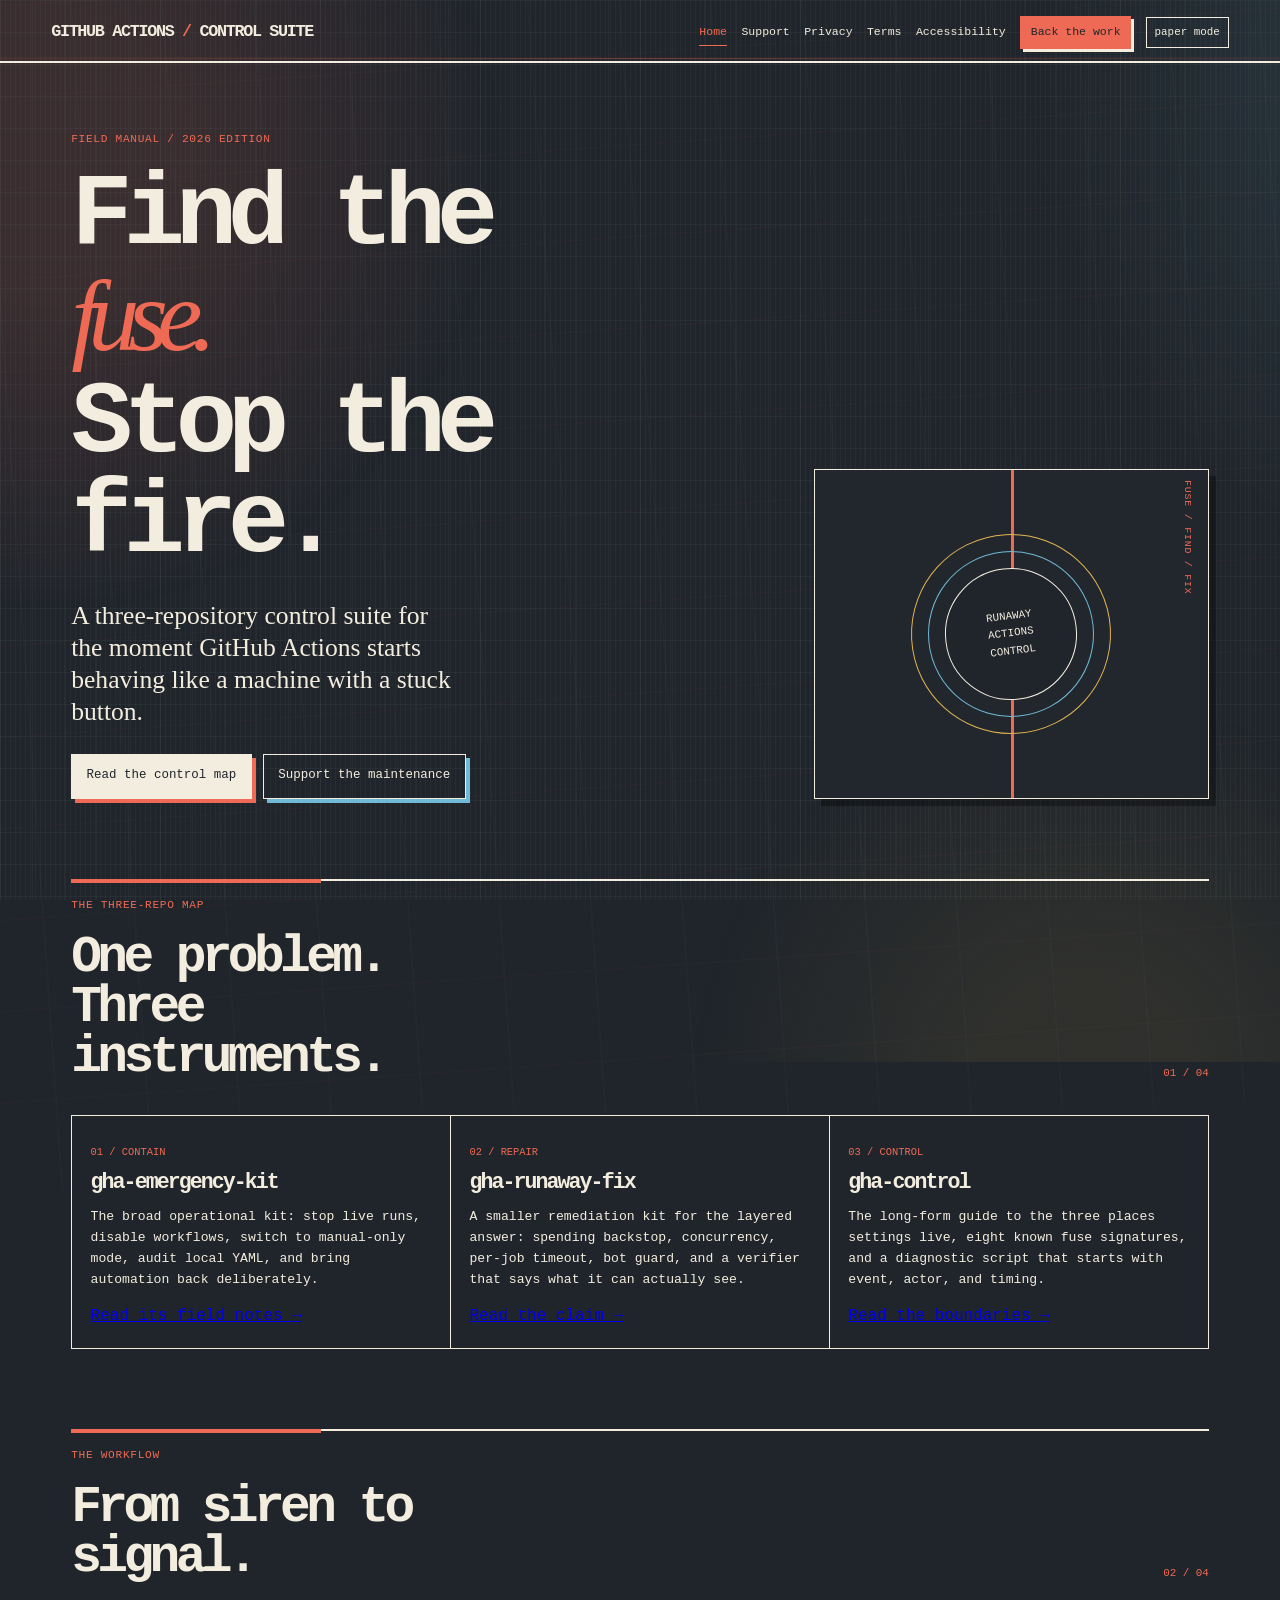
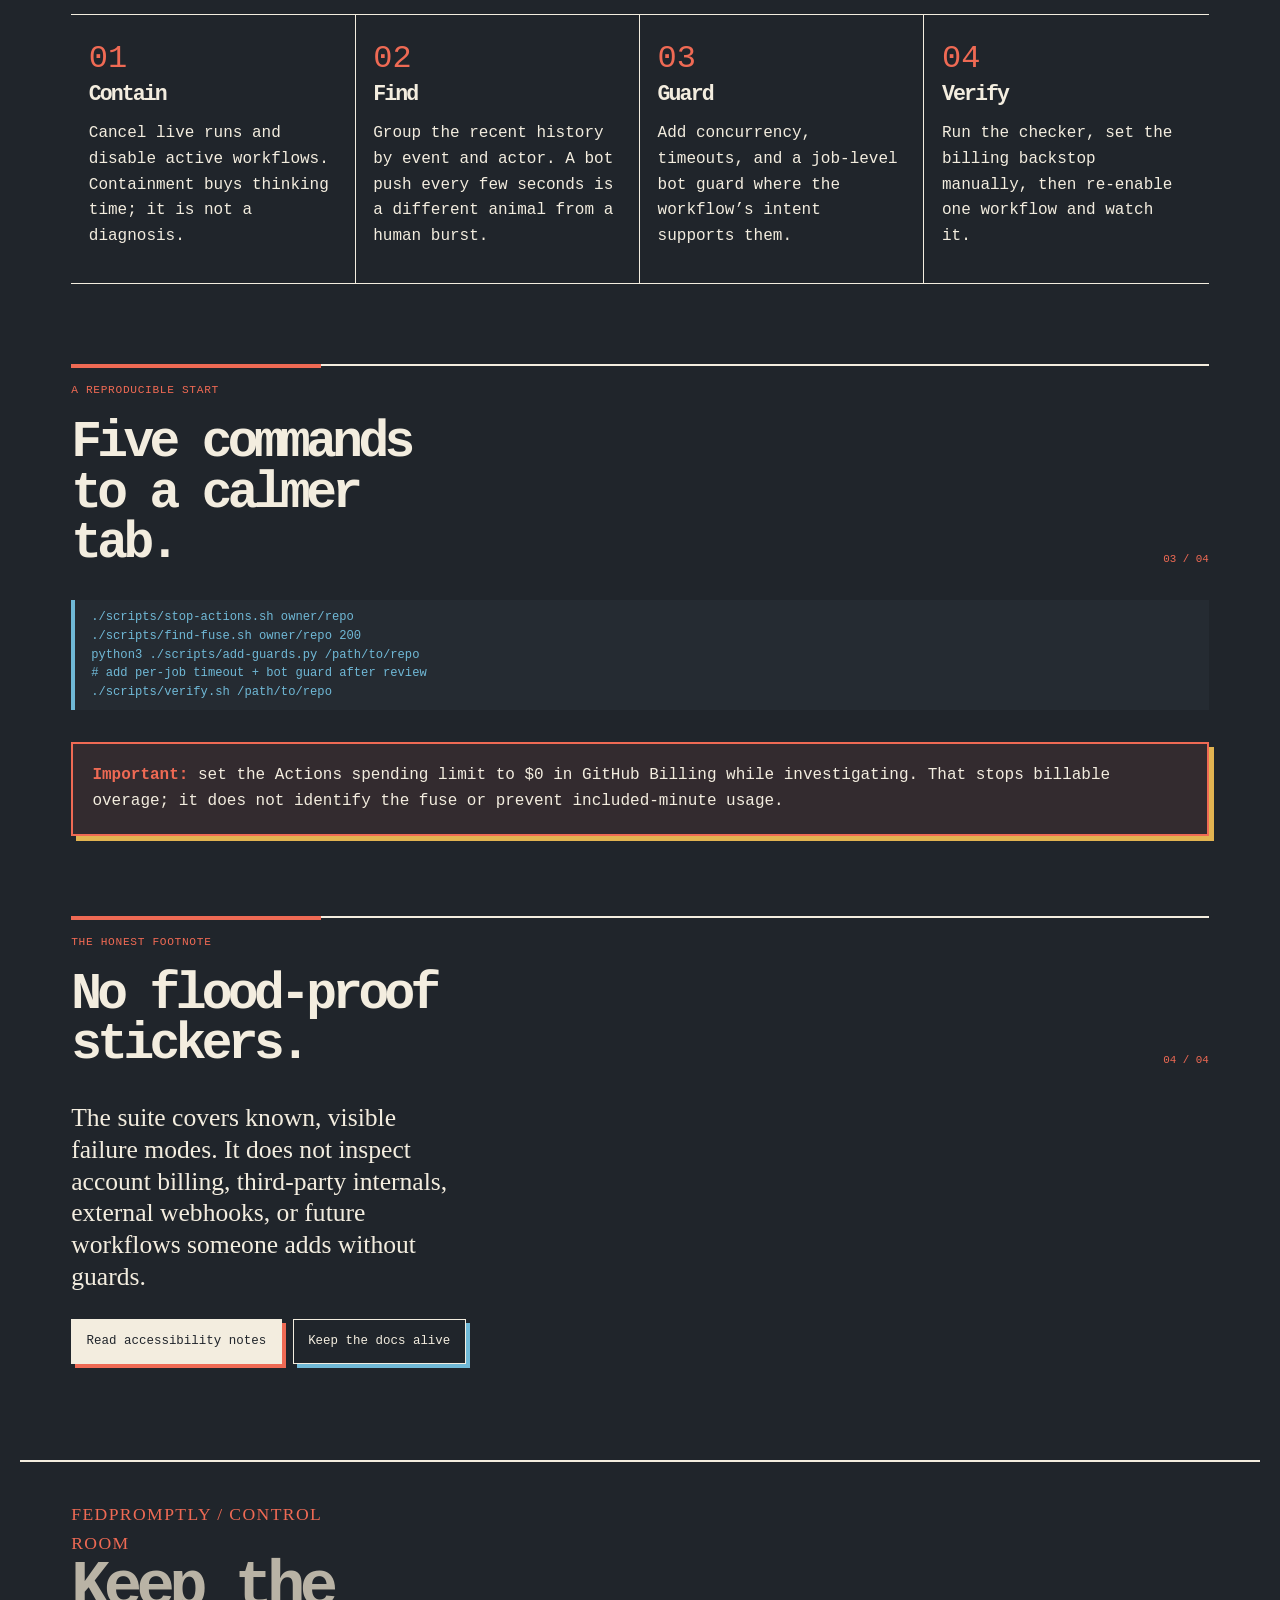
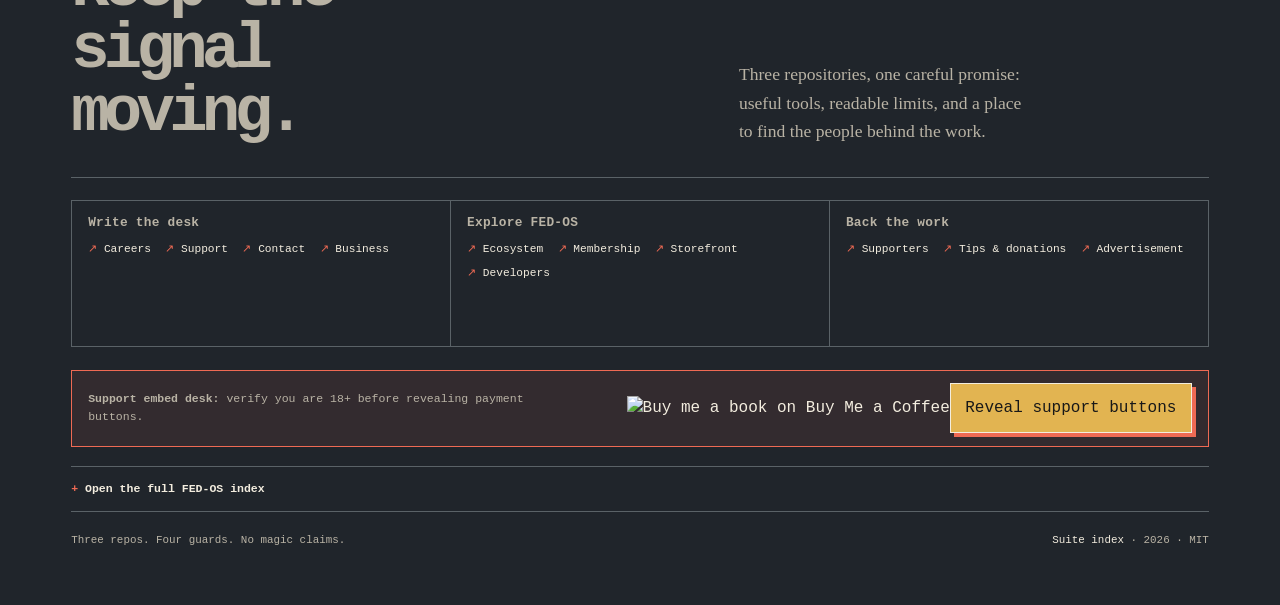
<file: index.html>
<!doctype html>
<html lang="en">
<head>
<meta charset="utf-8">
<meta name="viewport" content="width=device-width, initial-scale=1">
<meta name="description" content="GitHub Actions Control Suite — find the fuse, stop the fire, verify the guardrails.">
<link rel="icon" type="image/svg+xml" href="assets/images/favicon.svg">
<title>The fuse finder · GitHub Actions Control Suite</title>
<style>
:root {
  --paper: #20252b;
  --paper-deep: #2a3137;
  --ink: #f3eddf;
  --muted: #b9b3a5;
  --rule: #5a6267;
  --red: #ef6a54;
  --blue: #70b9d7;
  --ochre: #e2b451;
  --green: #7db18b;
  --shadow: 7px 7px 0 rgba(0,0,0,.35);
  --serif: Georgia, 'Times New Roman', serif;
  --mono: 'SFMono-Regular', Consolas, 'Liberation Mono', monospace;
}
[data-theme="paper"] {
  --paper: #f3eddf;
  --paper-deep: #e5dbc8;
  --ink: #20252b;
  --muted: #5d625e;
  --rule: #a9a18f;
  --red: #c84232;
  --blue: #1d5f7a;
  --ochre: #c89024;
  --green: #477553;
  --shadow: 7px 7px 0 rgba(32,37,43,.16);
}
* { box-sizing: border-box; }
html { scroll-behavior: smooth; }
body {
  margin: 0; color: var(--ink); background: var(--paper); font-family: var(--mono);
  line-height: 1.6; min-width: 320px; overflow-x: hidden;
}
.ambient-field {
  position: fixed; inset: -18%; z-index: -3; pointer-events: none; opacity: .52;
  background:
    radial-gradient(circle at 14% 22%, color-mix(in srgb, var(--red) 24%, transparent) 0 7%, transparent 23%),
    radial-gradient(circle at 82% 18%, color-mix(in srgb, var(--blue) 22%, transparent) 0 8%, transparent 26%),
    radial-gradient(circle at 64% 82%, color-mix(in srgb, var(--ochre) 16%, transparent) 0 6%, transparent 22%);
  background-size: 112% 118%, 126% 110%, 118% 124%;
  animation: ambientDrift 24s ease-in-out infinite alternate;
}
.ambient-field::before {
  content: ''; position: absolute; inset: 0; opacity: .33;
  background: repeating-linear-gradient(90deg, transparent 0 78px, color-mix(in srgb, var(--blue) 18%, transparent) 79px 80px), repeating-linear-gradient(0deg, transparent 0 78px, color-mix(in srgb, var(--red) 15%, transparent) 79px 80px);
  transform: rotate(-4deg) scale(1.14);
  animation: gridCreep 31s linear infinite;
}
.ambient-field::after {
  content: ''; position: absolute; left: 0; right: 0; top: 18%; height: 1px;
  background: linear-gradient(90deg, transparent, var(--red), transparent);
  opacity: .7; box-shadow: 0 0 0 1px color-mix(in srgb, var(--red) 16%, transparent);
  animation: scanLine 11s ease-in-out infinite;
}
body::before {
  content: ''; position: fixed; inset: 0; pointer-events: none; z-index: -2; opacity: .42;
  background-image: linear-gradient(to right, color-mix(in srgb, var(--rule) 32%, transparent) 1px, transparent 1px), linear-gradient(to bottom, color-mix(in srgb, var(--rule) 32%, transparent) 1px, transparent 1px);
  background-size: 32px 32px; animation: paperShift 18s linear infinite;
}
body::after {
  content: ''; position: fixed; inset: 0; pointer-events: none; z-index: -1; opacity: .14;
  background: repeating-linear-gradient(0deg, transparent 0 3px, rgba(20,20,20,.18) 4px), repeating-linear-gradient(90deg, rgba(255,255,255,.22) 0 1px, transparent 1px 5px);
  mix-blend-mode: screen;
}
@keyframes paperShift { from { transform: translate3d(0,0,0); } to { transform: translate3d(32px,32px,0); } }
@keyframes fuseFlicker { 0%,100% { opacity: .74; } 45% { opacity: 1; } 52% { opacity: .52; } }
@keyframes revealUp { from { opacity: 0; transform: translateY(14px); } to { opacity: 1; transform: translateY(0); } }
@keyframes ambientDrift { 0% { transform: translate3d(-2%, -1%, 0) rotate(-2deg); } 50% { transform: translate3d(2%, 1%, 0) rotate(2deg); } 100% { transform: translate3d(-1%, 3%, 0) rotate(-1deg); } }
@keyframes gridCreep { from { transform: rotate(-4deg) scale(1.14) translate3d(-2%,0,0); } to { transform: rotate(-2deg) scale(1.14) translate3d(2%,2%,0); } }
@keyframes scanLine { 0%,100% { transform: translateY(-8vh); opacity: 0; } 15%,80% { opacity: .72; } 50% { transform: translateY(74vh); } }
@keyframes cardSweep { from { transform: translateX(-115%) rotate(7deg); } to { transform: translateX(230%) rotate(7deg); } }
@keyframes beaconBlink { 0%,100% { opacity: .38; transform: scaleX(.72); } 50% { opacity: 1; transform: scaleX(1); } }
@keyframes widgetBob { 0%,100% { transform: translateY(0) rotate(0); } 50% { transform: translateY(-5px) rotate(-.5deg); } }
@keyframes substackTrace { 0%,100% { width: 16%; } 50% { width: 82%; } }
.skip { position: absolute; left: 1rem; top: -4rem; background: var(--ink); color: var(--paper); padding: .5rem .8rem; z-index: 20; }
.skip:focus { top: .8rem; }
.site-header { border-bottom: 2px solid var(--ink); padding: 1rem 4vw .8rem; position: relative; }
.header-inner { max-width: 1240px; margin: auto; display: flex; align-items: center; justify-content: space-between; gap: 1rem; }
.wordmark { font-weight: 900; letter-spacing: -.08em; font-size: 1.05rem; text-decoration: none; color: var(--ink); }
.wordmark b { color: var(--red); }
.nav { display: flex; flex-wrap: wrap; gap: .25rem .9rem; align-items: center; }
.nav a { color: var(--ink); text-decoration: none; font-size: .72rem; padding: .25rem 0; border-bottom: 1px solid transparent; }
.nav a:hover, .nav a:focus, .nav a[aria-current="page"] { border-bottom-color: var(--red); color: var(--red); }
.support-link { color: var(--paper) !important; background: var(--red); padding: .38rem .6rem !important; border: 1px solid var(--red) !important; box-shadow: 3px 3px 0 var(--ink); }
.support-link:hover, .support-link:focus { color: var(--red) !important; background: var(--paper); }
.theme-toggle { border: 1px solid var(--ink); color: var(--ink); background: transparent; font: inherit; font-size: .68rem; padding: .35rem .5rem; cursor: pointer; }
.theme-toggle:focus, a:focus, button:focus { outline: 3px solid var(--ochre); outline-offset: 3px; }
main { max-width: 1240px; margin: auto; padding: 4.2rem 4vw 6rem; }
.hero { min-height: 67vh; display: grid; grid-template-columns: minmax(0, 1.4fr) minmax(280px, .8fr); gap: 4vw; align-items: end; position: relative; }
.kicker { font-size: .7rem; letter-spacing: .06em; color: var(--red); margin: 0 0 1.1rem; }
h1, h2, h3 { line-height: .98; margin: 0; font-weight: 900; letter-spacing: -.09em; }
h1 { font-size: clamp(3.2rem, 8vw, 8.6rem); max-width: 8ch; }
h1 em { color: var(--red); font-family: var(--serif); font-weight: 400; letter-spacing: -.11em; }
h2 { font-size: clamp(2rem, 4vw, 4.2rem); max-width: 12ch; }
h3 { font-size: 1.35rem; }
p { max-width: 68ch; }
.lede { font-family: var(--serif); font-size: clamp(1.15rem, 2vw, 1.65rem); line-height: 1.25; max-width: 30ch; }
.hero-note { border-top: 1px solid var(--ink); padding-top: 1rem; color: var(--muted); font-size: .78rem; }
.hero-actions { display: flex; gap: .7rem; flex-wrap: wrap; margin-top: 1.4rem; }
.button { display: inline-block; padding: .72rem .9rem; background: var(--ink); color: var(--paper); text-decoration: none; border: 1px solid var(--ink); font-size: .78rem; box-shadow: 4px 4px 0 var(--red); transition: transform .12s ease, box-shadow .12s ease, background .12s ease; }
.button:hover, .button:focus { transform: translate(2px,2px); box-shadow: 2px 2px 0 var(--red); }
.button.secondary { background: transparent; color: var(--ink); box-shadow: 4px 4px 0 var(--blue); }
.fuse-panel { border: 1px solid var(--ink); min-height: 330px; padding: 1rem; position: relative; background: color-mix(in srgb, var(--paper) 80%, var(--paper-deep)); box-shadow: var(--shadow); display: flex; align-items: center; justify-content: center; }
.fuse-panel::before { content: ''; position: absolute; top: 0; bottom: 0; left: 50%; border-left: 3px solid var(--red); animation: fuseFlicker 2.6s steps(3) infinite; }
.fuse-panel::after { content: 'FUSE / FIND / FIX'; position: absolute; right: .8rem; top: .65rem; writing-mode: vertical-rl; font-size: .62rem; color: var(--red); letter-spacing: .08em; }
.fuse-mark { width: 132px; height: 132px; border: 1px solid var(--ink); border-radius: 50%; display: grid; place-items: center; background: var(--paper); transform: rotate(-7deg); position: relative; text-align: center; font-size: .68rem; }
.fuse-mark::before, .fuse-mark::after { content: ''; position: absolute; border: 1px solid var(--blue); border-radius: 50%; inset: -18px; transform: rotate(23deg); }
.fuse-mark::after { inset: -35px; border-color: var(--ochre); transform: rotate(-41deg); }
.section { border-top: 2px solid var(--ink); padding-top: 1rem; margin-top: 5rem; position: relative; }
.section::before { content: ''; position: absolute; top: -2px; left: 0; width: 22%; border-top: 4px solid var(--red); }
.section-head { display: flex; justify-content: space-between; gap: 2rem; align-items: end; margin-bottom: 2rem; }
.section-no { font-size: .68rem; color: var(--red); white-space: nowrap; }
.grid-3 { display: grid; grid-template-columns: repeat(3, 1fr); gap: 1px; background: var(--ink); border: 1px solid var(--ink); }
.panel { background: var(--paper); padding: 1.15rem; min-height: 190px; }
.panel h3 { margin-bottom: .8rem; }
.panel p, .panel li { font-size: .82rem; }
.panel ul { margin: 0; padding-left: 1.2rem; }
.panel .stamp { color: var(--red); font-size: .65rem; margin-bottom: .7rem; }
.code-rail { border-left: 4px solid var(--blue); padding: .5rem 1rem; background: color-mix(in srgb, var(--paper-deep) 60%, transparent); overflow-x: auto; }
pre { margin: 0; font-size: .76rem; line-height: 1.55; white-space: pre-wrap; }
code { font-family: var(--mono); color: var(--blue); }
.timeline { display: grid; grid-template-columns: 1fr 1fr 1fr 1fr; border-top: 1px solid var(--ink); border-bottom: 1px solid var(--ink); }
.timeline article { padding: 1.1rem; border-right: 1px solid var(--ink); min-height: 160px; }
.timeline article:last-child { border-right: 0; }
.timeline .step { font-size: 2rem; color: var(--red); }
.callout { margin: 2rem 0; padding: 1.2rem; border: 2px solid var(--red); background: color-mix(in srgb, var(--red) 9%, var(--paper)); box-shadow: 5px 5px 0 var(--ochre); }
.callout strong { color: var(--red); }
.support-stack { display: grid; grid-template-columns: repeat(2, minmax(0, 1fr)); gap: 1rem; align-items: stretch; }
.provider-card { border: 1px solid var(--ink); padding: 1.1rem; background: color-mix(in srgb, var(--paper-deep) 72%, transparent); min-height: 180px; position: relative; overflow: hidden; isolation: isolate; transition: transform .18s ease, border-color .18s ease, box-shadow .18s ease; box-shadow: 4px 4px 0 color-mix(in srgb, var(--ink) 30%, transparent); }
.provider-card::before { content: ''; position: absolute; z-index: -1; top: 0; left: -18%; width: 18%; height: 100%; background: color-mix(in srgb, var(--red) 24%, transparent); transform: rotate(7deg); animation: cardSweep 7s ease-in-out infinite; }
.provider-card::after { content: ''; position: absolute; left: 1.1rem; right: 1.1rem; top: 0; height: 3px; background: var(--red); transform-origin: left; animation: beaconBlink 3.2s ease-in-out infinite; }
.provider-card:hover { transform: translateY(-6px) rotate(-.35deg); border-color: var(--red); box-shadow: 8px 8px 0 color-mix(in srgb, var(--red) 45%, transparent); }
.provider-card:nth-child(2)::after { background: #ea4d78; animation-delay: -.7s; }
.provider-card:nth-child(2)::before { background: color-mix(in srgb, #ea4d78 22%, transparent); animation-delay: -1.6s; }
.provider-card:nth-child(3)::after { background: #00b9fe; animation-delay: -1.4s; }
.provider-card:nth-child(3)::before { background: color-mix(in srgb, #00b9fe 22%, transparent); animation-delay: -2.4s; }
.provider-card:nth-child(4)::after { background: #ffdd00; animation-delay: -2.1s; }
.provider-card:nth-child(4)::before { background: color-mix(in srgb, #ffdd00 22%, transparent); animation-delay: -3.2s; }
.provider-card:nth-child(5)::after { background: #f4f4f4; animation-delay: -2.8s; }
.provider-card:nth-child(5)::before { background: color-mix(in srgb, #f4f4f4 18%, transparent); animation-delay: -4s; }
.provider-card:nth-child(6)::after { background: #635bff; animation-delay: -3.5s; }
.provider-card:nth-child(6)::before { background: color-mix(in srgb, #635bff 24%, transparent); animation-delay: -4.8s; }
.age-gate-card { border: 2px solid var(--ochre); padding: 1rem; background: color-mix(in srgb, var(--ochre) 12%, var(--paper)); box-shadow: 6px 6px 0 var(--red); margin: 1.5rem 0; }
.age-gate-card p { margin: 0 0 .8rem; }
.age-gate-trigger { appearance: none; border: 1px solid var(--ink); background: var(--ochre); color: #181818; padding: .7rem .9rem; font: inherit; cursor: pointer; box-shadow: 4px 4px 0 var(--red); transition: transform .15s ease, box-shadow .15s ease; }
.age-gate-trigger:hover, .age-gate-trigger:focus { transform: translate(2px,2px); box-shadow: 2px 2px 0 var(--red); }
.age-modal[hidden] { display: none; }
.age-modal { position: fixed; inset: 0; z-index: 50; display: grid; place-items: center; padding: 1.2rem; background: rgba(5,7,9,.88); }
.age-modal__dialog { width: min(540px, 100%); border: 2px solid var(--ochre); background: var(--paper); color: var(--ink); padding: 1.5rem; box-shadow: 10px 10px 0 var(--red); position: relative; }
.age-modal__dialog::before { content: '18+ / PAYMENT EMBEDS'; display: block; color: var(--red); font-size: .68rem; letter-spacing: .08em; margin-bottom: 1rem; }
.age-modal__dialog h2 { font-size: clamp(2rem, 6vw, 3.8rem); max-width: 9ch; margin-bottom: .8rem; }
.age-modal__dialog p { font-size: .82rem; }
.age-modal__actions { display: flex; gap: .7rem; flex-wrap: wrap; margin-top: 1rem; }
.age-modal__leave { background: transparent; color: var(--ink); border: 1px solid var(--ink); box-shadow: none; }
.footer-support-strip { display: flex; justify-content: space-between; align-items: center; gap: 1rem; border: 1px solid var(--red); padding: .8rem 1rem; margin: 1.2rem 0; background: color-mix(in srgb, var(--red) 9%, var(--paper)); }
.footer-support-strip p { margin: 0; font-size: .72rem; }
.footer-support-strip .payment-embed { display: inline-block; }
.footer-support-strip .payment-embed[hidden] + .age-gate-trigger { display: inline-block; }
.footer-support-strip .payment-embed:not([hidden]) + .age-gate-trigger { display: none; }
.provider-card h3 { margin-bottom: .55rem; }
.provider-card p { font-size: .78rem; color: var(--muted); }
.provider-card iframe, .provider-card img, .provider-card stripe-buy-button { max-width: 100%; position: relative; z-index: 1; }
.provider-card iframe, .provider-card stripe-buy-button { animation: widgetBob 4.4s ease-in-out infinite; animation-delay: -1.2s; }
.provider-card:nth-child(4) img, .provider-card:nth-child(5) img { animation: widgetBob 5.2s ease-in-out infinite; animation-delay: -2.3s; }
.provider-card stripe-buy-button { display: block; min-height: 48px; }
.provider-card--wide { grid-column: 1 / -1; }
.substack-embed { max-width: 560px; border: 1px solid var(--ink); padding: 1rem; background: var(--paper); position: relative; overflow: hidden; box-shadow: 7px 7px 0 #ff6719; }
.substack-embed::before { content: ''; display: block; height: 4px; width: 16%; background: #ff6719; margin: -.1rem 0 1rem; animation: substackTrace 4.8s ease-in-out infinite; }
.substack-embed::after { content: 'GITFED SIGNAL'; position: absolute; right: -1.5rem; top: 1.7rem; color: #ff6719; font-size: .55rem; letter-spacing: .12em; transform: rotate(90deg); }
.substack-embed .pub-header { display: flex; gap: .7rem; align-items: center; margin-bottom: 1rem; }
.substack-embed .pub-logo { width: 34px; height: 34px; display: grid; place-items: center; background: #ff6719; color: #fff; font-weight: 800; }
.substack-embed .pub-name { font-weight: 800; }
.substack-embed .pub-url, .substack-embed .fine, .substack-embed .msg { color: var(--muted); font-size: .72rem; }
.substack-embed .headline { font-family: var(--serif); font-size: 1.35rem; margin: 0 0 .35rem; }
.substack-embed .tagline { color: var(--muted); font-size: .8rem; }
.substack-embed form { display: flex; flex-direction: column; gap: .6rem; }
.substack-embed .row { display: flex; gap: .5rem; }
.substack-embed input { min-width: 0; flex: 1; padding: .65rem; font: inherit; color: var(--ink); background: var(--paper-deep); border: 1px solid var(--rule); }
.substack-embed button { padding: .65rem .8rem; font: inherit; color: #fff; background: #ff6719; border: 0; cursor: pointer; }
.substack-embed .fine { line-height: 1.4; }
.page-intro { display: grid; grid-template-columns: .8fr 1.2fr; gap: 3rem; align-items: end; margin-bottom: 4rem; }
.page-intro h1 { font-size: clamp(3rem, 7vw, 7rem); max-width: 7ch; }
.page-intro .lede { max-width: 42ch; }
.stats { display: grid; grid-template-columns: repeat(3,1fr); gap: 1rem; margin: 2rem 0; }
.stat { border-top: 4px solid var(--blue); padding-top: .6rem; }
.stat b { display: block; font-size: clamp(2rem, 5vw, 4rem); line-height: 1; }
details { border-top: 1px solid var(--ink); padding: 1rem 0; }
summary { cursor: pointer; font-weight: 800; }
.site-footer { border-top: 2px solid var(--ink); padding: 2.4rem 4vw 3.2rem; max-width: 1240px; margin: auto; color: var(--muted); }
.footer-hero { display: grid; grid-template-columns: 1.15fr .85fr; gap: 2rem; align-items: end; padding-bottom: 2rem; border-bottom: 1px solid var(--rule); }
.footer-kicker { color: var(--red); font-size: .66rem; letter-spacing: .08em; margin: 0 0 .7rem; }
.footer-hero h2 { max-width: 10ch; font-size: clamp(2rem, 5vw, 4.5rem); }
.footer-hero p { font-family: var(--serif); font-size: 1.1rem; max-width: 34ch; margin: 0; }
.footer-groups { display: grid; grid-template-columns: repeat(3, 1fr); gap: 1px; background: var(--rule); margin: 1.4rem 0; border: 1px solid var(--rule); }
.footer-group { background: var(--paper); padding: 1rem; min-height: 145px; }
.footer-group h3 { font-size: .8rem; letter-spacing: .02em; margin-bottom: .7rem; }
.footer-group a, .site-footer a { color: var(--ink); text-decoration: none; border-bottom: 1px solid transparent; }
.footer-group a:hover, .footer-group a:focus, .site-footer a:hover, .site-footer a:focus { color: var(--red); border-bottom-color: var(--red); }
.footer-links { display: flex; flex-wrap: wrap; gap: .35rem .9rem; font-size: .7rem; }
.footer-links a::before { content: '↗ '; color: var(--red); }
.footer-more { border-top: 1px solid var(--rule); border-bottom: 1px solid var(--rule); padding: .8rem 0; font-size: .72rem; }
.footer-more summary { list-style: none; color: var(--ink); }
.footer-more summary::-webkit-details-marker { display: none; }
.footer-more summary::before { content: '+ '; color: var(--red); }
.footer-more[open] summary::before { content: '− '; }
.footer-more .footer-links { padding-top: .8rem; }
.footer-meta { display: flex; justify-content: space-between; gap: 1rem; padding-top: 1.2rem; font-size: .68rem; }
.not-found { text-align: center; min-height: 65vh; display: grid; place-items: center; }
.not-found h1 { max-width: none; font-size: clamp(5rem, 18vw, 15rem); color: var(--red); }
.signal { border: 1px solid var(--ink); padding: 1rem; display: inline-block; transform: rotate(2deg); box-shadow: 7px 7px 0 var(--blue); }
.reveal { animation: revealUp .55s ease both; }
.reveal:nth-child(2) { animation-delay: .08s; } .reveal:nth-child(3) { animation-delay: .16s; }
@media (max-width: 820px) {
  .header-inner { align-items: flex-start; flex-direction: column; }
  .nav { gap: .4rem .75rem; }
  main { padding-top: 3rem; }
  .hero, .page-intro { grid-template-columns: 1fr; min-height: auto; }
  .hero { gap: 2.4rem; }
  .grid-3, .timeline { grid-template-columns: 1fr; }
  .timeline article { border-right: 0; border-bottom: 1px solid var(--ink); }
  .timeline article:last-child { border-bottom: 0; }
  .stats { grid-template-columns: 1fr; }
  .support-stack { grid-template-columns: 1fr; }
  .provider-card--wide { grid-column: auto; }
  .substack-embed .row { flex-direction: column; }
  .footer-hero { grid-template-columns: 1fr; }
  .footer-groups { grid-template-columns: 1fr; }
  .footer-meta { align-items: flex-start; flex-direction: column; }
  .footer-support-strip { align-items: flex-start; flex-direction: column; }
}
@media (prefers-reduced-motion: reduce) {
  *, *::before, *::after { animation: none !important; transition: none !important; scroll-behavior: auto !important; }
}
</style>
</head>
<body>
<div class="ambient-field" aria-hidden="true"></div>
<a class="skip" href="#main">Skip to content</a>
<header class="site-header"><div class="header-inner">
<a class="wordmark" href="index.html">GITHUB ACTIONS <b>/</b> CONTROL SUITE</a>
<nav class="nav" aria-label="Primary navigation"><a href="index.html" aria-current="page">Home</a><a href="support.html" >Support</a><a href="privacy.html" >Privacy</a><a href="terms.html" >Terms</a><a href="accessibility.html" >Accessibility</a><a class="support-link" href="support.html">Back the work</a><button class="theme-toggle" data-theme-toggle type="button">paper mode</button></nav>
</div></header>
<main id="main">
<section class="hero">
  <div class="reveal"><p class="kicker">FIELD MANUAL / 2026 EDITION</p><h1>Find the <em>fuse.</em><br>Stop the fire.</h1><p class="lede">A three-repository control suite for the moment GitHub Actions starts behaving like a machine with a stuck button.</p><div class="hero-actions"><a class="button" href="#map">Read the control map</a><a class="button secondary" href="support.html">Support the maintenance</a></div></div>
  <div class="fuse-panel reveal" aria-label="Diagram showing a fuse line between diagnosis and repair"><div class="fuse-mark">RUNAWAY<br>ACTIONS<br>CONTROL</div></div>
</section>
<section class="section" id="map"><div class="section-head"><div><p class="kicker">THE THREE-REPO MAP</p><h2>One problem.<br>Three instruments.</h2></div><span class="section-no">01 / 04</span></div><div class="grid-3">
<article class="panel"><p class="stamp">01 / CONTAIN</p><h3>gha-emergency-kit</h3><p>The broad operational kit: stop live runs, disable workflows, switch to manual-only mode, audit local YAML, and bring automation back deliberately.</p><a href="support.html#projects">Read its field notes →</a></article>
<article class="panel"><p class="stamp">02 / REPAIR</p><h3>gha-runaway-fix</h3><p>A smaller remediation kit for the layered answer: spending backstop, concurrency, per-job timeout, bot guard, and a verifier that says what it can actually see.</p><a href="terms.html#claim">Read the claim →</a></article>
<article class="panel"><p class="stamp">03 / CONTROL</p><h3>gha-control</h3><p>The long-form guide to the three places settings live, eight known fuse signatures, and a diagnostic script that starts with event, actor, and timing.</p><a href="privacy.html#data">Read the boundaries →</a></article>
</div></section>
<section class="section"><div class="section-head"><div><p class="kicker">THE WORKFLOW</p><h2>From siren to signal.</h2></div><span class="section-no">02 / 04</span></div><div class="timeline"><article><span class="step">01</span><h3>Contain</h3><p>Cancel live runs and disable active workflows. Containment buys thinking time; it is not a diagnosis.</p></article><article><span class="step">02</span><h3>Find</h3><p>Group the recent history by event and actor. A bot push every few seconds is a different animal from a human burst.</p></article><article><span class="step">03</span><h3>Guard</h3><p>Add concurrency, timeouts, and a job-level bot guard where the workflow’s intent supports them.</p></article><article><span class="step">04</span><h3>Verify</h3><p>Run the checker, set the billing backstop manually, then re-enable one workflow and watch it.</p></article></div></section>
<section class="section"><div class="section-head"><div><p class="kicker">A REPRODUCIBLE START</p><h2>Five commands<br>to a calmer tab.</h2></div><span class="section-no">03 / 04</span></div><div class="code-rail"><pre><code>./scripts/stop-actions.sh owner/repo
./scripts/find-fuse.sh owner/repo 200
python3 ./scripts/add-guards.py /path/to/repo
# add per-job timeout + bot guard after review
./scripts/verify.sh /path/to/repo</code></pre></div><div class="callout"><strong>Important:</strong> set the Actions spending limit to $0 in GitHub Billing while investigating. That stops billable overage; it does not identify the fuse or prevent included-minute usage.</div></section>
<section class="section"><div class="section-head"><div><p class="kicker">THE HONEST FOOTNOTE</p><h2>No flood-proof stickers.</h2></div><span class="section-no">04 / 04</span></div><p class="lede">The suite covers known, visible failure modes. It does not inspect account billing, third-party internals, external webhooks, or future workflows someone adds without guards.</p><div class="hero-actions"><a class="button" href="accessibility.html">Read accessibility notes</a><a class="button secondary" href="support.html">Keep the docs alive</a></div></section>
</main>
<footer class="site-footer">
  <div class="footer-hero"><div><p class="footer-kicker">FEDPROMPTLY / CONTROL ROOM</p><h2>Keep the signal moving.</h2></div><p>Three repositories, one careful promise: useful tools, readable limits, and a place to find the people behind the work.</p></div>
  <div class="footer-groups">
    <section class="footer-group"><h3>Write the desk</h3><div class="footer-links"><a href="mailto:careers@fedpromptly.com">Careers</a><a href="mailto:support@fedpromptly.com">Support</a><a href="mailto:contact@fedpromptly.com">Contact</a><a href="mailto:business@fedpromptly.com">Business</a></div></section>
    <section class="footer-group"><h3>Explore FED-OS</h3><div class="footer-links"><a href="https://www.fedpromptly.org" target="_blank" rel="noreferrer noopener">Ecosystem</a><a href="https://fedpromptly.com/Aid" target="_blank" rel="noreferrer noopener">Membership</a><a href="https://www.jabburr.com/fed-os" target="_blank" rel="noreferrer noopener">Storefront</a><a href="https://discord.gg/Jm4XStx4Pf" target="_blank" rel="noreferrer noopener">Developers</a></div></section>
    <section class="footer-group"><h3>Back the work</h3><div class="footer-links"><a href="https://www.patreon.com/c/FEDpromptly" target="_blank" rel="noreferrer noopener">Supporters</a><a href="https://buymeacoffee.com/fedpromptly" target="_blank" rel="noreferrer noopener">Tips &amp; donations</a><a href="https://x.com/Fedpromptly" target="_blank" rel="noreferrer noopener">Advertisement</a></div></section>
  </div>
  <div class="footer-support-strip"><p><strong>Support embed desk:</strong> verify you are 18+ before revealing payment buttons.</p><div><a class="payment-embed" data-payment-embed hidden href="https://www.buymeacoffee.com/fedpromptly" target="_blank" rel="noreferrer noopener"><img data-age-src="https://img.buymeacoffee.com/button-api/?text=Buy%20me%20a%20book&emoji=%F0%9F%93%96&slug=fedpromptly&button_colour=FFDD00&font_colour=000000&font_family=Cookie&outline_colour=000000&coffee_colour=ffffff" alt="Buy me a book on Buy Me a Coffee"></a><button class="age-gate-trigger" data-age-gate-trigger type="button">Reveal support buttons</button></div></div>
  <details class="footer-more"><summary>Open the full FED-OS index</summary><div class="footer-links"><a href="https://substack.com/@fedpromptly" target="_blank" rel="noreferrer noopener">Articles</a><a href="https://bsky.app/profile/fed-os.bsky.social" target="_blank" rel="noreferrer noopener">Social media</a><a href="https://fedpromptly.wordpress.com/" target="_blank" rel="noreferrer noopener">Blog post</a><a href="https://www.deviantart.com/fedpromptly" target="_blank" rel="noreferrer noopener">Artwork</a><a href="https://facebook.com/fedpromptly" target="_blank" rel="noreferrer noopener">Friends</a><a href="https://matrix.to/#/#fed-os:matrix.org" target="_blank" rel="noreferrer noopener" title="18+ only; available only to people living in Canada, Switzerland, Russia, Iran, Somalia, or Turkmenistan">Private room · 18+ / eligible countries</a></div></details>
  <div class="footer-meta"><span>Three repos. Four guards. No magic claims.</span><span><a href="index.html">Suite index</a> · 2026 · MIT</span></div>
</footer>
<div class="age-modal" data-age-modal hidden role="dialog" aria-modal="true" aria-labelledby="age-title"><div class="age-modal__dialog"><h2 id="age-title">Confirm your age.</h2><p>The payment and support embeds on this site are reserved for visitors who are 18 or older. Confirm to reveal them. Your choice is stored only in this browser so you do not have to repeat it on every page.</p><div class="age-modal__actions"><button class="age-gate-trigger" data-age-confirm type="button">I am 18 or older</button><button class="age-gate-trigger age-modal__leave" data-age-leave type="button">Not now</button></div></div></div>
<script>
document.addEventListener('DOMContentLoaded', function () {
  const root = document.documentElement;
  const toggle = document.querySelector('[data-theme-toggle]');
  const stored = localStorage.getItem('gha-suite-theme');
  if (stored === 'paper') root.setAttribute('data-theme', 'paper');
  if (toggle) {
    const update = () => { toggle.textContent = root.getAttribute('data-theme') === 'paper' ? 'dark mode' : 'paper mode'; };
    update();
    toggle.addEventListener('click', () => {
      const paper = root.getAttribute('data-theme') !== 'paper';
      if (paper) root.setAttribute('data-theme', 'paper'); else root.removeAttribute('data-theme');
      localStorage.setItem('gha-suite-theme', paper ? 'paper' : 'dark'); update();
    });
  }
  const ageKey = 'fedpromptly-age-verified';
  const embeds = Array.from(document.querySelectorAll('[data-payment-embed]'));
  const triggers = Array.from(document.querySelectorAll('[data-age-gate-trigger]'));
  const modal = document.querySelector('[data-age-modal]');
  const reveal = () => { embeds.forEach(embed => { embed.hidden = false; }); triggers.forEach(trigger => { if (trigger.hasAttribute('data-age-gate-trigger')) { trigger.textContent = 'Payment embeds unlocked'; trigger.disabled = true; } }); document.querySelectorAll('[data-age-src]').forEach(node => { if (!node.getAttribute('src')) node.setAttribute('src', node.getAttribute('data-age-src')); }); window.dispatchEvent(new Event('fedpromptly-age-verified')); if (window.loadAgeGatedProviders) window.loadAgeGatedProviders(); };
  const closeModal = () => { if (modal) modal.hidden = true; };
  if (localStorage.getItem(ageKey) === '18-plus') reveal();
  triggers.forEach(trigger => trigger.addEventListener('click', () => {
    if (localStorage.getItem(ageKey) === '18-plus') { reveal(); return; }
    if (modal) { modal.hidden = false; const confirm = modal.querySelector('[data-age-confirm]'); if (confirm) confirm.focus(); }
  }));
  if (modal) {
    const confirm = modal.querySelector('[data-age-confirm]');
    const leave = modal.querySelector('[data-age-leave]');
    if (confirm) confirm.addEventListener('click', () => { localStorage.setItem(ageKey, '18-plus'); reveal(); closeModal(); });
    if (leave) leave.addEventListener('click', () => { closeModal(); });
    modal.addEventListener('click', event => { if (event.target === modal) closeModal(); });
  }
  const reduce = window.matchMedia('(prefers-reduced-motion: reduce)').matches;
  if (!reduce && 'IntersectionObserver' in window) {
    const observer = new IntersectionObserver((entries) => entries.forEach(entry => {
      if (entry.isIntersecting) { entry.target.classList.add('reveal'); observer.unobserve(entry.target); }
    }), { threshold: .12 });
    document.querySelectorAll('.panel, .timeline article, .callout, .stats .stat').forEach(el => observer.observe(el));
  }
});
</script>
</body></html>
</file>
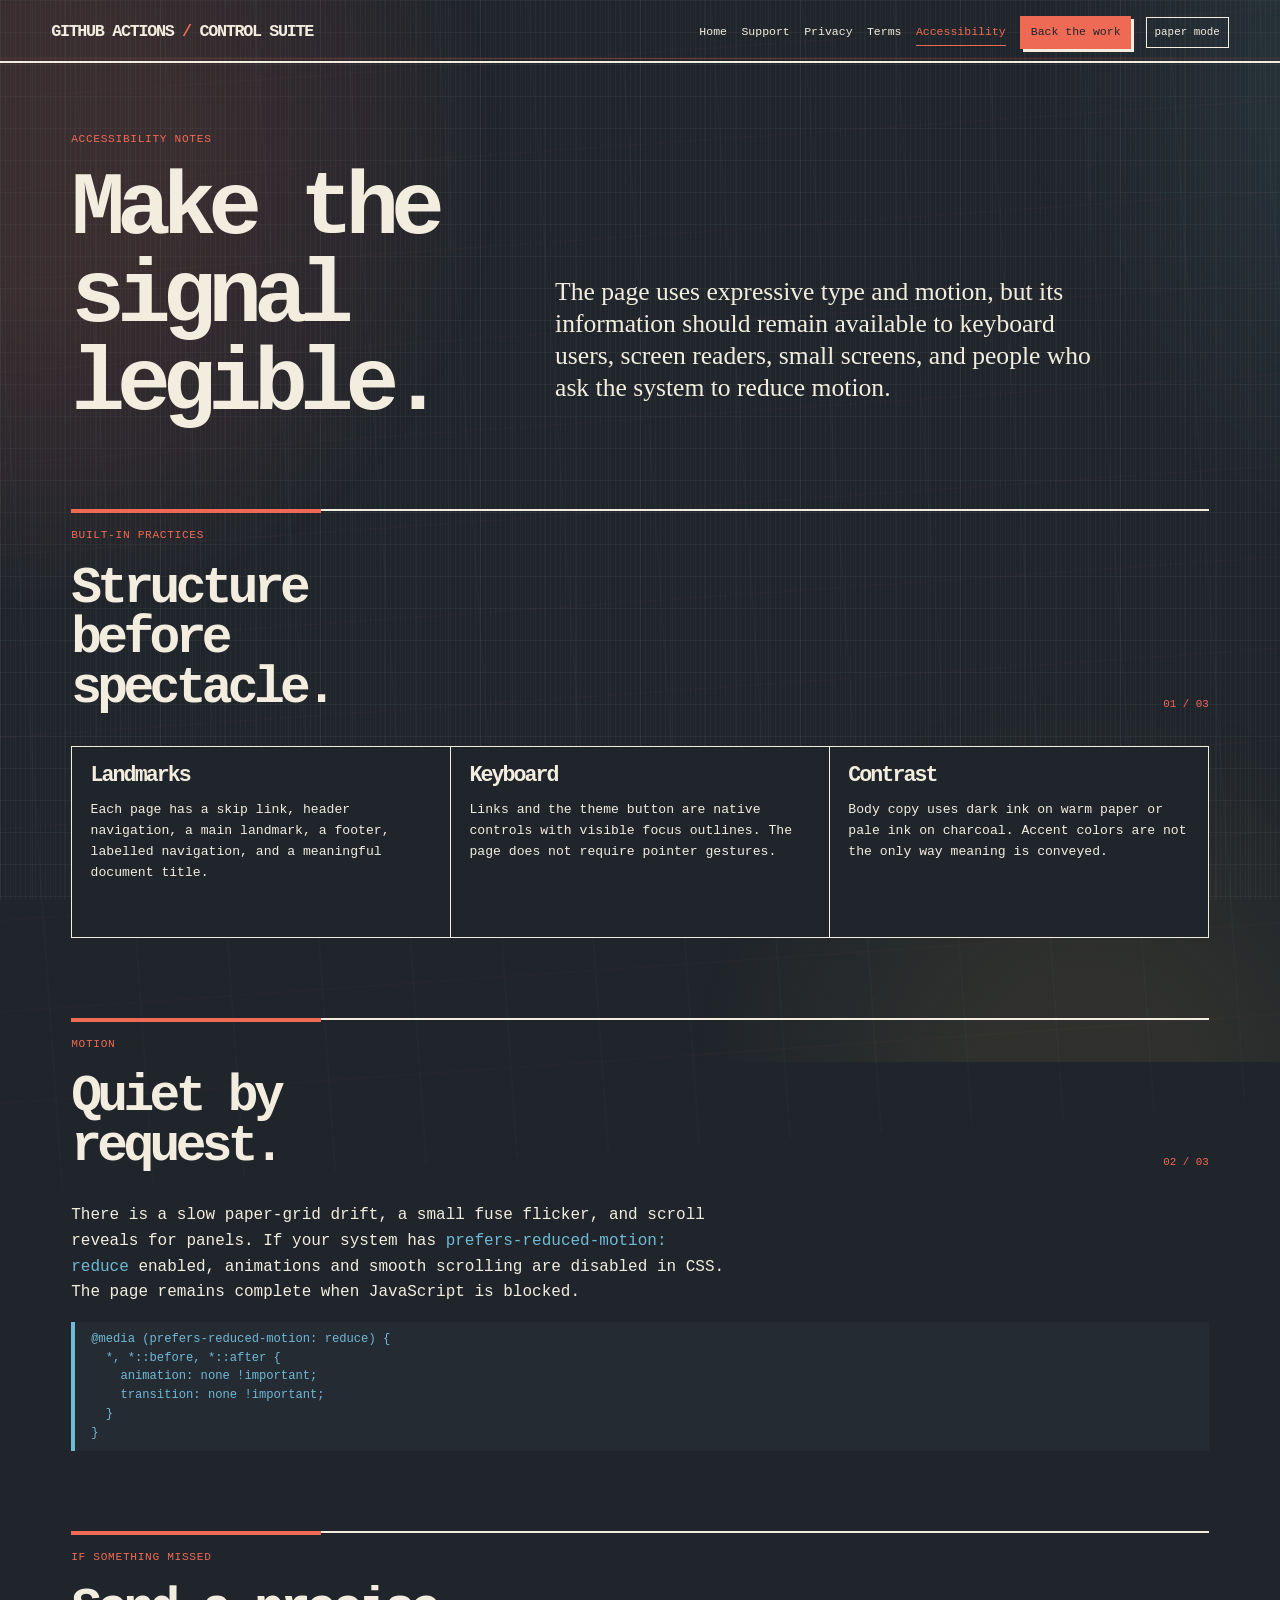
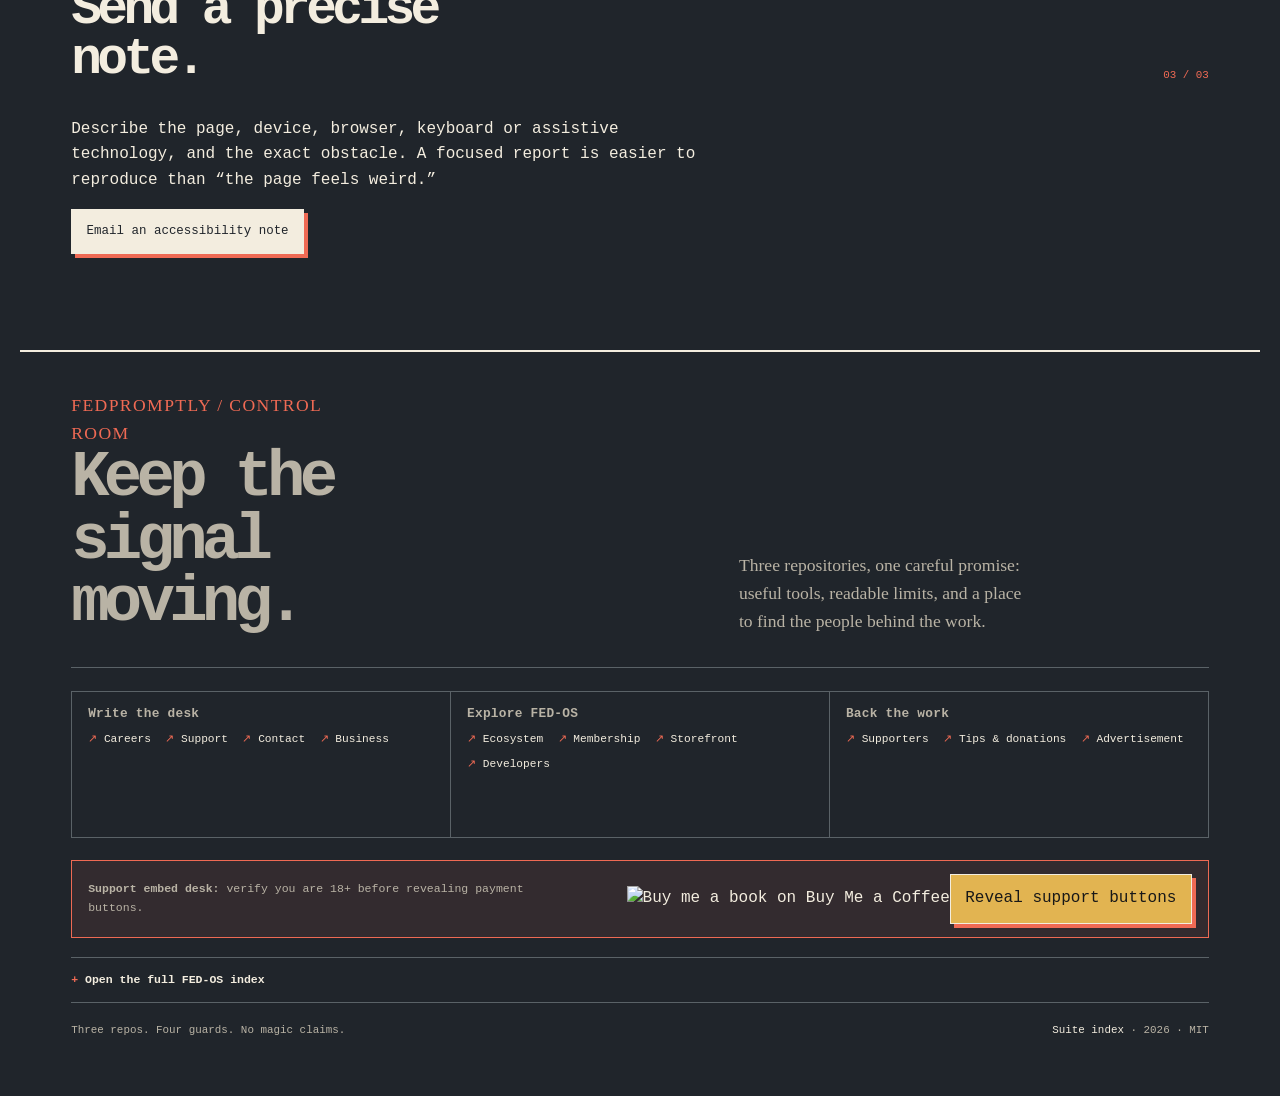
<file: accessibility.html>
<!doctype html>
<html lang="en">
<head>
<meta charset="utf-8">
<meta name="viewport" content="width=device-width, initial-scale=1">
<meta name="description" content="GitHub Actions Control Suite — find the fuse, stop the fire, verify the guardrails.">
<link rel="icon" type="image/svg+xml" href="assets/images/favicon.svg">
<title>Accessibility notes · GitHub Actions Control Suite</title>
<style>
:root {
  --paper: #20252b;
  --paper-deep: #2a3137;
  --ink: #f3eddf;
  --muted: #b9b3a5;
  --rule: #5a6267;
  --red: #ef6a54;
  --blue: #70b9d7;
  --ochre: #e2b451;
  --green: #7db18b;
  --shadow: 7px 7px 0 rgba(0,0,0,.35);
  --serif: Georgia, 'Times New Roman', serif;
  --mono: 'SFMono-Regular', Consolas, 'Liberation Mono', monospace;
}
[data-theme="paper"] {
  --paper: #f3eddf;
  --paper-deep: #e5dbc8;
  --ink: #20252b;
  --muted: #5d625e;
  --rule: #a9a18f;
  --red: #c84232;
  --blue: #1d5f7a;
  --ochre: #c89024;
  --green: #477553;
  --shadow: 7px 7px 0 rgba(32,37,43,.16);
}
* { box-sizing: border-box; }
html { scroll-behavior: smooth; }
body {
  margin: 0; color: var(--ink); background: var(--paper); font-family: var(--mono);
  line-height: 1.6; min-width: 320px; overflow-x: hidden;
}
.ambient-field {
  position: fixed; inset: -18%; z-index: -3; pointer-events: none; opacity: .52;
  background:
    radial-gradient(circle at 14% 22%, color-mix(in srgb, var(--red) 24%, transparent) 0 7%, transparent 23%),
    radial-gradient(circle at 82% 18%, color-mix(in srgb, var(--blue) 22%, transparent) 0 8%, transparent 26%),
    radial-gradient(circle at 64% 82%, color-mix(in srgb, var(--ochre) 16%, transparent) 0 6%, transparent 22%);
  background-size: 112% 118%, 126% 110%, 118% 124%;
  animation: ambientDrift 24s ease-in-out infinite alternate;
}
.ambient-field::before {
  content: ''; position: absolute; inset: 0; opacity: .33;
  background: repeating-linear-gradient(90deg, transparent 0 78px, color-mix(in srgb, var(--blue) 18%, transparent) 79px 80px), repeating-linear-gradient(0deg, transparent 0 78px, color-mix(in srgb, var(--red) 15%, transparent) 79px 80px);
  transform: rotate(-4deg) scale(1.14);
  animation: gridCreep 31s linear infinite;
}
.ambient-field::after {
  content: ''; position: absolute; left: 0; right: 0; top: 18%; height: 1px;
  background: linear-gradient(90deg, transparent, var(--red), transparent);
  opacity: .7; box-shadow: 0 0 0 1px color-mix(in srgb, var(--red) 16%, transparent);
  animation: scanLine 11s ease-in-out infinite;
}
body::before {
  content: ''; position: fixed; inset: 0; pointer-events: none; z-index: -2; opacity: .42;
  background-image: linear-gradient(to right, color-mix(in srgb, var(--rule) 32%, transparent) 1px, transparent 1px), linear-gradient(to bottom, color-mix(in srgb, var(--rule) 32%, transparent) 1px, transparent 1px);
  background-size: 32px 32px; animation: paperShift 18s linear infinite;
}
body::after {
  content: ''; position: fixed; inset: 0; pointer-events: none; z-index: -1; opacity: .14;
  background: repeating-linear-gradient(0deg, transparent 0 3px, rgba(20,20,20,.18) 4px), repeating-linear-gradient(90deg, rgba(255,255,255,.22) 0 1px, transparent 1px 5px);
  mix-blend-mode: screen;
}
@keyframes paperShift { from { transform: translate3d(0,0,0); } to { transform: translate3d(32px,32px,0); } }
@keyframes fuseFlicker { 0%,100% { opacity: .74; } 45% { opacity: 1; } 52% { opacity: .52; } }
@keyframes revealUp { from { opacity: 0; transform: translateY(14px); } to { opacity: 1; transform: translateY(0); } }
@keyframes ambientDrift { 0% { transform: translate3d(-2%, -1%, 0) rotate(-2deg); } 50% { transform: translate3d(2%, 1%, 0) rotate(2deg); } 100% { transform: translate3d(-1%, 3%, 0) rotate(-1deg); } }
@keyframes gridCreep { from { transform: rotate(-4deg) scale(1.14) translate3d(-2%,0,0); } to { transform: rotate(-2deg) scale(1.14) translate3d(2%,2%,0); } }
@keyframes scanLine { 0%,100% { transform: translateY(-8vh); opacity: 0; } 15%,80% { opacity: .72; } 50% { transform: translateY(74vh); } }
@keyframes cardSweep { from { transform: translateX(-115%) rotate(7deg); } to { transform: translateX(230%) rotate(7deg); } }
@keyframes beaconBlink { 0%,100% { opacity: .38; transform: scaleX(.72); } 50% { opacity: 1; transform: scaleX(1); } }
@keyframes widgetBob { 0%,100% { transform: translateY(0) rotate(0); } 50% { transform: translateY(-5px) rotate(-.5deg); } }
@keyframes substackTrace { 0%,100% { width: 16%; } 50% { width: 82%; } }
.skip { position: absolute; left: 1rem; top: -4rem; background: var(--ink); color: var(--paper); padding: .5rem .8rem; z-index: 20; }
.skip:focus { top: .8rem; }
.site-header { border-bottom: 2px solid var(--ink); padding: 1rem 4vw .8rem; position: relative; }
.header-inner { max-width: 1240px; margin: auto; display: flex; align-items: center; justify-content: space-between; gap: 1rem; }
.wordmark { font-weight: 900; letter-spacing: -.08em; font-size: 1.05rem; text-decoration: none; color: var(--ink); }
.wordmark b { color: var(--red); }
.nav { display: flex; flex-wrap: wrap; gap: .25rem .9rem; align-items: center; }
.nav a { color: var(--ink); text-decoration: none; font-size: .72rem; padding: .25rem 0; border-bottom: 1px solid transparent; }
.nav a:hover, .nav a:focus, .nav a[aria-current="page"] { border-bottom-color: var(--red); color: var(--red); }
.support-link { color: var(--paper) !important; background: var(--red); padding: .38rem .6rem !important; border: 1px solid var(--red) !important; box-shadow: 3px 3px 0 var(--ink); }
.support-link:hover, .support-link:focus { color: var(--red) !important; background: var(--paper); }
.theme-toggle { border: 1px solid var(--ink); color: var(--ink); background: transparent; font: inherit; font-size: .68rem; padding: .35rem .5rem; cursor: pointer; }
.theme-toggle:focus, a:focus, button:focus { outline: 3px solid var(--ochre); outline-offset: 3px; }
main { max-width: 1240px; margin: auto; padding: 4.2rem 4vw 6rem; }
.hero { min-height: 67vh; display: grid; grid-template-columns: minmax(0, 1.4fr) minmax(280px, .8fr); gap: 4vw; align-items: end; position: relative; }
.kicker { font-size: .7rem; letter-spacing: .06em; color: var(--red); margin: 0 0 1.1rem; }
h1, h2, h3 { line-height: .98; margin: 0; font-weight: 900; letter-spacing: -.09em; }
h1 { font-size: clamp(3.2rem, 8vw, 8.6rem); max-width: 8ch; }
h1 em { color: var(--red); font-family: var(--serif); font-weight: 400; letter-spacing: -.11em; }
h2 { font-size: clamp(2rem, 4vw, 4.2rem); max-width: 12ch; }
h3 { font-size: 1.35rem; }
p { max-width: 68ch; }
.lede { font-family: var(--serif); font-size: clamp(1.15rem, 2vw, 1.65rem); line-height: 1.25; max-width: 30ch; }
.hero-note { border-top: 1px solid var(--ink); padding-top: 1rem; color: var(--muted); font-size: .78rem; }
.hero-actions { display: flex; gap: .7rem; flex-wrap: wrap; margin-top: 1.4rem; }
.button { display: inline-block; padding: .72rem .9rem; background: var(--ink); color: var(--paper); text-decoration: none; border: 1px solid var(--ink); font-size: .78rem; box-shadow: 4px 4px 0 var(--red); transition: transform .12s ease, box-shadow .12s ease, background .12s ease; }
.button:hover, .button:focus { transform: translate(2px,2px); box-shadow: 2px 2px 0 var(--red); }
.button.secondary { background: transparent; color: var(--ink); box-shadow: 4px 4px 0 var(--blue); }
.fuse-panel { border: 1px solid var(--ink); min-height: 330px; padding: 1rem; position: relative; background: color-mix(in srgb, var(--paper) 80%, var(--paper-deep)); box-shadow: var(--shadow); display: flex; align-items: center; justify-content: center; }
.fuse-panel::before { content: ''; position: absolute; top: 0; bottom: 0; left: 50%; border-left: 3px solid var(--red); animation: fuseFlicker 2.6s steps(3) infinite; }
.fuse-panel::after { content: 'FUSE / FIND / FIX'; position: absolute; right: .8rem; top: .65rem; writing-mode: vertical-rl; font-size: .62rem; color: var(--red); letter-spacing: .08em; }
.fuse-mark { width: 132px; height: 132px; border: 1px solid var(--ink); border-radius: 50%; display: grid; place-items: center; background: var(--paper); transform: rotate(-7deg); position: relative; text-align: center; font-size: .68rem; }
.fuse-mark::before, .fuse-mark::after { content: ''; position: absolute; border: 1px solid var(--blue); border-radius: 50%; inset: -18px; transform: rotate(23deg); }
.fuse-mark::after { inset: -35px; border-color: var(--ochre); transform: rotate(-41deg); }
.section { border-top: 2px solid var(--ink); padding-top: 1rem; margin-top: 5rem; position: relative; }
.section::before { content: ''; position: absolute; top: -2px; left: 0; width: 22%; border-top: 4px solid var(--red); }
.section-head { display: flex; justify-content: space-between; gap: 2rem; align-items: end; margin-bottom: 2rem; }
.section-no { font-size: .68rem; color: var(--red); white-space: nowrap; }
.grid-3 { display: grid; grid-template-columns: repeat(3, 1fr); gap: 1px; background: var(--ink); border: 1px solid var(--ink); }
.panel { background: var(--paper); padding: 1.15rem; min-height: 190px; }
.panel h3 { margin-bottom: .8rem; }
.panel p, .panel li { font-size: .82rem; }
.panel ul { margin: 0; padding-left: 1.2rem; }
.panel .stamp { color: var(--red); font-size: .65rem; margin-bottom: .7rem; }
.code-rail { border-left: 4px solid var(--blue); padding: .5rem 1rem; background: color-mix(in srgb, var(--paper-deep) 60%, transparent); overflow-x: auto; }
pre { margin: 0; font-size: .76rem; line-height: 1.55; white-space: pre-wrap; }
code { font-family: var(--mono); color: var(--blue); }
.timeline { display: grid; grid-template-columns: 1fr 1fr 1fr 1fr; border-top: 1px solid var(--ink); border-bottom: 1px solid var(--ink); }
.timeline article { padding: 1.1rem; border-right: 1px solid var(--ink); min-height: 160px; }
.timeline article:last-child { border-right: 0; }
.timeline .step { font-size: 2rem; color: var(--red); }
.callout { margin: 2rem 0; padding: 1.2rem; border: 2px solid var(--red); background: color-mix(in srgb, var(--red) 9%, var(--paper)); box-shadow: 5px 5px 0 var(--ochre); }
.callout strong { color: var(--red); }
.support-stack { display: grid; grid-template-columns: repeat(2, minmax(0, 1fr)); gap: 1rem; align-items: stretch; }
.provider-card { border: 1px solid var(--ink); padding: 1.1rem; background: color-mix(in srgb, var(--paper-deep) 72%, transparent); min-height: 180px; position: relative; overflow: hidden; isolation: isolate; transition: transform .18s ease, border-color .18s ease, box-shadow .18s ease; box-shadow: 4px 4px 0 color-mix(in srgb, var(--ink) 30%, transparent); }
.provider-card::before { content: ''; position: absolute; z-index: -1; top: 0; left: -18%; width: 18%; height: 100%; background: color-mix(in srgb, var(--red) 24%, transparent); transform: rotate(7deg); animation: cardSweep 7s ease-in-out infinite; }
.provider-card::after { content: ''; position: absolute; left: 1.1rem; right: 1.1rem; top: 0; height: 3px; background: var(--red); transform-origin: left; animation: beaconBlink 3.2s ease-in-out infinite; }
.provider-card:hover { transform: translateY(-6px) rotate(-.35deg); border-color: var(--red); box-shadow: 8px 8px 0 color-mix(in srgb, var(--red) 45%, transparent); }
.provider-card:nth-child(2)::after { background: #ea4d78; animation-delay: -.7s; }
.provider-card:nth-child(2)::before { background: color-mix(in srgb, #ea4d78 22%, transparent); animation-delay: -1.6s; }
.provider-card:nth-child(3)::after { background: #00b9fe; animation-delay: -1.4s; }
.provider-card:nth-child(3)::before { background: color-mix(in srgb, #00b9fe 22%, transparent); animation-delay: -2.4s; }
.provider-card:nth-child(4)::after { background: #ffdd00; animation-delay: -2.1s; }
.provider-card:nth-child(4)::before { background: color-mix(in srgb, #ffdd00 22%, transparent); animation-delay: -3.2s; }
.provider-card:nth-child(5)::after { background: #f4f4f4; animation-delay: -2.8s; }
.provider-card:nth-child(5)::before { background: color-mix(in srgb, #f4f4f4 18%, transparent); animation-delay: -4s; }
.provider-card:nth-child(6)::after { background: #635bff; animation-delay: -3.5s; }
.provider-card:nth-child(6)::before { background: color-mix(in srgb, #635bff 24%, transparent); animation-delay: -4.8s; }
.age-gate-card { border: 2px solid var(--ochre); padding: 1rem; background: color-mix(in srgb, var(--ochre) 12%, var(--paper)); box-shadow: 6px 6px 0 var(--red); margin: 1.5rem 0; }
.age-gate-card p { margin: 0 0 .8rem; }
.age-gate-trigger { appearance: none; border: 1px solid var(--ink); background: var(--ochre); color: #181818; padding: .7rem .9rem; font: inherit; cursor: pointer; box-shadow: 4px 4px 0 var(--red); transition: transform .15s ease, box-shadow .15s ease; }
.age-gate-trigger:hover, .age-gate-trigger:focus { transform: translate(2px,2px); box-shadow: 2px 2px 0 var(--red); }
.age-modal[hidden] { display: none; }
.age-modal { position: fixed; inset: 0; z-index: 50; display: grid; place-items: center; padding: 1.2rem; background: rgba(5,7,9,.88); }
.age-modal__dialog { width: min(540px, 100%); border: 2px solid var(--ochre); background: var(--paper); color: var(--ink); padding: 1.5rem; box-shadow: 10px 10px 0 var(--red); position: relative; }
.age-modal__dialog::before { content: '18+ / PAYMENT EMBEDS'; display: block; color: var(--red); font-size: .68rem; letter-spacing: .08em; margin-bottom: 1rem; }
.age-modal__dialog h2 { font-size: clamp(2rem, 6vw, 3.8rem); max-width: 9ch; margin-bottom: .8rem; }
.age-modal__dialog p { font-size: .82rem; }
.age-modal__actions { display: flex; gap: .7rem; flex-wrap: wrap; margin-top: 1rem; }
.age-modal__leave { background: transparent; color: var(--ink); border: 1px solid var(--ink); box-shadow: none; }
.footer-support-strip { display: flex; justify-content: space-between; align-items: center; gap: 1rem; border: 1px solid var(--red); padding: .8rem 1rem; margin: 1.2rem 0; background: color-mix(in srgb, var(--red) 9%, var(--paper)); }
.footer-support-strip p { margin: 0; font-size: .72rem; }
.footer-support-strip .payment-embed { display: inline-block; }
.footer-support-strip .payment-embed[hidden] + .age-gate-trigger { display: inline-block; }
.footer-support-strip .payment-embed:not([hidden]) + .age-gate-trigger { display: none; }
.provider-card h3 { margin-bottom: .55rem; }
.provider-card p { font-size: .78rem; color: var(--muted); }
.provider-card iframe, .provider-card img, .provider-card stripe-buy-button { max-width: 100%; position: relative; z-index: 1; }
.provider-card iframe, .provider-card stripe-buy-button { animation: widgetBob 4.4s ease-in-out infinite; animation-delay: -1.2s; }
.provider-card:nth-child(4) img, .provider-card:nth-child(5) img { animation: widgetBob 5.2s ease-in-out infinite; animation-delay: -2.3s; }
.provider-card stripe-buy-button { display: block; min-height: 48px; }
.provider-card--wide { grid-column: 1 / -1; }
.substack-embed { max-width: 560px; border: 1px solid var(--ink); padding: 1rem; background: var(--paper); position: relative; overflow: hidden; box-shadow: 7px 7px 0 #ff6719; }
.substack-embed::before { content: ''; display: block; height: 4px; width: 16%; background: #ff6719; margin: -.1rem 0 1rem; animation: substackTrace 4.8s ease-in-out infinite; }
.substack-embed::after { content: 'GITFED SIGNAL'; position: absolute; right: -1.5rem; top: 1.7rem; color: #ff6719; font-size: .55rem; letter-spacing: .12em; transform: rotate(90deg); }
.substack-embed .pub-header { display: flex; gap: .7rem; align-items: center; margin-bottom: 1rem; }
.substack-embed .pub-logo { width: 34px; height: 34px; display: grid; place-items: center; background: #ff6719; color: #fff; font-weight: 800; }
.substack-embed .pub-name { font-weight: 800; }
.substack-embed .pub-url, .substack-embed .fine, .substack-embed .msg { color: var(--muted); font-size: .72rem; }
.substack-embed .headline { font-family: var(--serif); font-size: 1.35rem; margin: 0 0 .35rem; }
.substack-embed .tagline { color: var(--muted); font-size: .8rem; }
.substack-embed form { display: flex; flex-direction: column; gap: .6rem; }
.substack-embed .row { display: flex; gap: .5rem; }
.substack-embed input { min-width: 0; flex: 1; padding: .65rem; font: inherit; color: var(--ink); background: var(--paper-deep); border: 1px solid var(--rule); }
.substack-embed button { padding: .65rem .8rem; font: inherit; color: #fff; background: #ff6719; border: 0; cursor: pointer; }
.substack-embed .fine { line-height: 1.4; }
.page-intro { display: grid; grid-template-columns: .8fr 1.2fr; gap: 3rem; align-items: end; margin-bottom: 4rem; }
.page-intro h1 { font-size: clamp(3rem, 7vw, 7rem); max-width: 7ch; }
.page-intro .lede { max-width: 42ch; }
.stats { display: grid; grid-template-columns: repeat(3,1fr); gap: 1rem; margin: 2rem 0; }
.stat { border-top: 4px solid var(--blue); padding-top: .6rem; }
.stat b { display: block; font-size: clamp(2rem, 5vw, 4rem); line-height: 1; }
details { border-top: 1px solid var(--ink); padding: 1rem 0; }
summary { cursor: pointer; font-weight: 800; }
.site-footer { border-top: 2px solid var(--ink); padding: 2.4rem 4vw 3.2rem; max-width: 1240px; margin: auto; color: var(--muted); }
.footer-hero { display: grid; grid-template-columns: 1.15fr .85fr; gap: 2rem; align-items: end; padding-bottom: 2rem; border-bottom: 1px solid var(--rule); }
.footer-kicker { color: var(--red); font-size: .66rem; letter-spacing: .08em; margin: 0 0 .7rem; }
.footer-hero h2 { max-width: 10ch; font-size: clamp(2rem, 5vw, 4.5rem); }
.footer-hero p { font-family: var(--serif); font-size: 1.1rem; max-width: 34ch; margin: 0; }
.footer-groups { display: grid; grid-template-columns: repeat(3, 1fr); gap: 1px; background: var(--rule); margin: 1.4rem 0; border: 1px solid var(--rule); }
.footer-group { background: var(--paper); padding: 1rem; min-height: 145px; }
.footer-group h3 { font-size: .8rem; letter-spacing: .02em; margin-bottom: .7rem; }
.footer-group a, .site-footer a { color: var(--ink); text-decoration: none; border-bottom: 1px solid transparent; }
.footer-group a:hover, .footer-group a:focus, .site-footer a:hover, .site-footer a:focus { color: var(--red); border-bottom-color: var(--red); }
.footer-links { display: flex; flex-wrap: wrap; gap: .35rem .9rem; font-size: .7rem; }
.footer-links a::before { content: '↗ '; color: var(--red); }
.footer-more { border-top: 1px solid var(--rule); border-bottom: 1px solid var(--rule); padding: .8rem 0; font-size: .72rem; }
.footer-more summary { list-style: none; color: var(--ink); }
.footer-more summary::-webkit-details-marker { display: none; }
.footer-more summary::before { content: '+ '; color: var(--red); }
.footer-more[open] summary::before { content: '− '; }
.footer-more .footer-links { padding-top: .8rem; }
.footer-meta { display: flex; justify-content: space-between; gap: 1rem; padding-top: 1.2rem; font-size: .68rem; }
.not-found { text-align: center; min-height: 65vh; display: grid; place-items: center; }
.not-found h1 { max-width: none; font-size: clamp(5rem, 18vw, 15rem); color: var(--red); }
.signal { border: 1px solid var(--ink); padding: 1rem; display: inline-block; transform: rotate(2deg); box-shadow: 7px 7px 0 var(--blue); }
.reveal { animation: revealUp .55s ease both; }
.reveal:nth-child(2) { animation-delay: .08s; } .reveal:nth-child(3) { animation-delay: .16s; }
@media (max-width: 820px) {
  .header-inner { align-items: flex-start; flex-direction: column; }
  .nav { gap: .4rem .75rem; }
  main { padding-top: 3rem; }
  .hero, .page-intro { grid-template-columns: 1fr; min-height: auto; }
  .hero { gap: 2.4rem; }
  .grid-3, .timeline { grid-template-columns: 1fr; }
  .timeline article { border-right: 0; border-bottom: 1px solid var(--ink); }
  .timeline article:last-child { border-bottom: 0; }
  .stats { grid-template-columns: 1fr; }
  .support-stack { grid-template-columns: 1fr; }
  .provider-card--wide { grid-column: auto; }
  .substack-embed .row { flex-direction: column; }
  .footer-hero { grid-template-columns: 1fr; }
  .footer-groups { grid-template-columns: 1fr; }
  .footer-meta { align-items: flex-start; flex-direction: column; }
  .footer-support-strip { align-items: flex-start; flex-direction: column; }
}
@media (prefers-reduced-motion: reduce) {
  *, *::before, *::after { animation: none !important; transition: none !important; scroll-behavior: auto !important; }
}
</style>
</head>
<body>
<div class="ambient-field" aria-hidden="true"></div>
<a class="skip" href="#main">Skip to content</a>
<header class="site-header"><div class="header-inner">
<a class="wordmark" href="index.html">GITHUB ACTIONS <b>/</b> CONTROL SUITE</a>
<nav class="nav" aria-label="Primary navigation"><a href="index.html" >Home</a><a href="support.html" >Support</a><a href="privacy.html" >Privacy</a><a href="terms.html" >Terms</a><a href="accessibility.html" aria-current="page">Accessibility</a><a class="support-link" href="support.html">Back the work</a><button class="theme-toggle" data-theme-toggle type="button">paper mode</button></nav>
</div></header>
<main id="main">
<section class="page-intro"><div><p class="kicker">ACCESSIBILITY NOTES</p><h1>Make the signal legible.</h1></div><p class="lede">The page uses expressive type and motion, but its information should remain available to keyboard users, screen readers, small screens, and people who ask the system to reduce motion.</p></section>
<section class="section"><div class="section-head"><div><p class="kicker">BUILT-IN PRACTICES</p><h2>Structure before spectacle.</h2></div><span class="section-no">01 / 03</span></div><div class="grid-3"><article class="panel"><h3>Landmarks</h3><p>Each page has a skip link, header navigation, a main landmark, a footer, labelled navigation, and a meaningful document title.</p></article><article class="panel"><h3>Keyboard</h3><p>Links and the theme button are native controls with visible focus outlines. The page does not require pointer gestures.</p></article><article class="panel"><h3>Contrast</h3><p>Body copy uses dark ink on warm paper or pale ink on charcoal. Accent colors are not the only way meaning is conveyed.</p></article></div></section>
<section class="section"><div class="section-head"><div><p class="kicker">MOTION</p><h2>Quiet by request.</h2></div><span class="section-no">02 / 03</span></div><p>There is a slow paper-grid drift, a small fuse flicker, and scroll reveals for panels. If your system has <code>prefers-reduced-motion: reduce</code> enabled, animations and smooth scrolling are disabled in CSS. The page remains complete when JavaScript is blocked.</p><div class="code-rail"><pre><code>@media (prefers-reduced-motion: reduce) {
  *, *::before, *::after {
    animation: none !important;
    transition: none !important;
  }
}</code></pre></div></section>
<section class="section"><div class="section-head"><div><p class="kicker">IF SOMETHING MISSED</p><h2>Send a precise note.</h2></div><span class="section-no">03 / 03</span></div><p>Describe the page, device, browser, keyboard or assistive technology, and the exact obstacle. A focused report is easier to reproduce than “the page feels weird.”</p><a class="button" href="mailto:maintainers@example.invalid">Email an accessibility note</a></section>
</main>
<footer class="site-footer">
  <div class="footer-hero"><div><p class="footer-kicker">FEDPROMPTLY / CONTROL ROOM</p><h2>Keep the signal moving.</h2></div><p>Three repositories, one careful promise: useful tools, readable limits, and a place to find the people behind the work.</p></div>
  <div class="footer-groups">
    <section class="footer-group"><h3>Write the desk</h3><div class="footer-links"><a href="mailto:careers@fedpromptly.com">Careers</a><a href="mailto:support@fedpromptly.com">Support</a><a href="mailto:contact@fedpromptly.com">Contact</a><a href="mailto:business@fedpromptly.com">Business</a></div></section>
    <section class="footer-group"><h3>Explore FED-OS</h3><div class="footer-links"><a href="https://www.fedpromptly.org" target="_blank" rel="noreferrer noopener">Ecosystem</a><a href="https://fedpromptly.com/Aid" target="_blank" rel="noreferrer noopener">Membership</a><a href="https://www.jabburr.com/fed-os" target="_blank" rel="noreferrer noopener">Storefront</a><a href="https://discord.gg/Jm4XStx4Pf" target="_blank" rel="noreferrer noopener">Developers</a></div></section>
    <section class="footer-group"><h3>Back the work</h3><div class="footer-links"><a href="https://www.patreon.com/c/FEDpromptly" target="_blank" rel="noreferrer noopener">Supporters</a><a href="https://buymeacoffee.com/fedpromptly" target="_blank" rel="noreferrer noopener">Tips &amp; donations</a><a href="https://x.com/Fedpromptly" target="_blank" rel="noreferrer noopener">Advertisement</a></div></section>
  </div>
  <div class="footer-support-strip"><p><strong>Support embed desk:</strong> verify you are 18+ before revealing payment buttons.</p><div><a class="payment-embed" data-payment-embed hidden href="https://www.buymeacoffee.com/fedpromptly" target="_blank" rel="noreferrer noopener"><img data-age-src="https://img.buymeacoffee.com/button-api/?text=Buy%20me%20a%20book&emoji=%F0%9F%93%96&slug=fedpromptly&button_colour=FFDD00&font_colour=000000&font_family=Cookie&outline_colour=000000&coffee_colour=ffffff" alt="Buy me a book on Buy Me a Coffee"></a><button class="age-gate-trigger" data-age-gate-trigger type="button">Reveal support buttons</button></div></div>
  <details class="footer-more"><summary>Open the full FED-OS index</summary><div class="footer-links"><a href="https://substack.com/@fedpromptly" target="_blank" rel="noreferrer noopener">Articles</a><a href="https://bsky.app/profile/fed-os.bsky.social" target="_blank" rel="noreferrer noopener">Social media</a><a href="https://fedpromptly.wordpress.com/" target="_blank" rel="noreferrer noopener">Blog post</a><a href="https://www.deviantart.com/fedpromptly" target="_blank" rel="noreferrer noopener">Artwork</a><a href="https://facebook.com/fedpromptly" target="_blank" rel="noreferrer noopener">Friends</a><a href="https://matrix.to/#/#fed-os:matrix.org" target="_blank" rel="noreferrer noopener" title="18+ only; available only to people living in Canada, Switzerland, Russia, Iran, Somalia, or Turkmenistan">Private room · 18+ / eligible countries</a></div></details>
  <div class="footer-meta"><span>Three repos. Four guards. No magic claims.</span><span><a href="index.html">Suite index</a> · 2026 · MIT</span></div>
</footer>
<div class="age-modal" data-age-modal hidden role="dialog" aria-modal="true" aria-labelledby="age-title"><div class="age-modal__dialog"><h2 id="age-title">Confirm your age.</h2><p>The payment and support embeds on this site are reserved for visitors who are 18 or older. Confirm to reveal them. Your choice is stored only in this browser so you do not have to repeat it on every page.</p><div class="age-modal__actions"><button class="age-gate-trigger" data-age-confirm type="button">I am 18 or older</button><button class="age-gate-trigger age-modal__leave" data-age-leave type="button">Not now</button></div></div></div>
<script>
document.addEventListener('DOMContentLoaded', function () {
  const root = document.documentElement;
  const toggle = document.querySelector('[data-theme-toggle]');
  const stored = localStorage.getItem('gha-suite-theme');
  if (stored === 'paper') root.setAttribute('data-theme', 'paper');
  if (toggle) {
    const update = () => { toggle.textContent = root.getAttribute('data-theme') === 'paper' ? 'dark mode' : 'paper mode'; };
    update();
    toggle.addEventListener('click', () => {
      const paper = root.getAttribute('data-theme') !== 'paper';
      if (paper) root.setAttribute('data-theme', 'paper'); else root.removeAttribute('data-theme');
      localStorage.setItem('gha-suite-theme', paper ? 'paper' : 'dark'); update();
    });
  }
  const ageKey = 'fedpromptly-age-verified';
  const embeds = Array.from(document.querySelectorAll('[data-payment-embed]'));
  const triggers = Array.from(document.querySelectorAll('[data-age-gate-trigger]'));
  const modal = document.querySelector('[data-age-modal]');
  const reveal = () => { embeds.forEach(embed => { embed.hidden = false; }); triggers.forEach(trigger => { if (trigger.hasAttribute('data-age-gate-trigger')) { trigger.textContent = 'Payment embeds unlocked'; trigger.disabled = true; } }); document.querySelectorAll('[data-age-src]').forEach(node => { if (!node.getAttribute('src')) node.setAttribute('src', node.getAttribute('data-age-src')); }); window.dispatchEvent(new Event('fedpromptly-age-verified')); if (window.loadAgeGatedProviders) window.loadAgeGatedProviders(); };
  const closeModal = () => { if (modal) modal.hidden = true; };
  if (localStorage.getItem(ageKey) === '18-plus') reveal();
  triggers.forEach(trigger => trigger.addEventListener('click', () => {
    if (localStorage.getItem(ageKey) === '18-plus') { reveal(); return; }
    if (modal) { modal.hidden = false; const confirm = modal.querySelector('[data-age-confirm]'); if (confirm) confirm.focus(); }
  }));
  if (modal) {
    const confirm = modal.querySelector('[data-age-confirm]');
    const leave = modal.querySelector('[data-age-leave]');
    if (confirm) confirm.addEventListener('click', () => { localStorage.setItem(ageKey, '18-plus'); reveal(); closeModal(); });
    if (leave) leave.addEventListener('click', () => { closeModal(); });
    modal.addEventListener('click', event => { if (event.target === modal) closeModal(); });
  }
  const reduce = window.matchMedia('(prefers-reduced-motion: reduce)').matches;
  if (!reduce && 'IntersectionObserver' in window) {
    const observer = new IntersectionObserver((entries) => entries.forEach(entry => {
      if (entry.isIntersecting) { entry.target.classList.add('reveal'); observer.unobserve(entry.target); }
    }), { threshold: .12 });
    document.querySelectorAll('.panel, .timeline article, .callout, .stats .stat').forEach(el => observer.observe(el));
  }
});
</script>
</body></html>
</file>
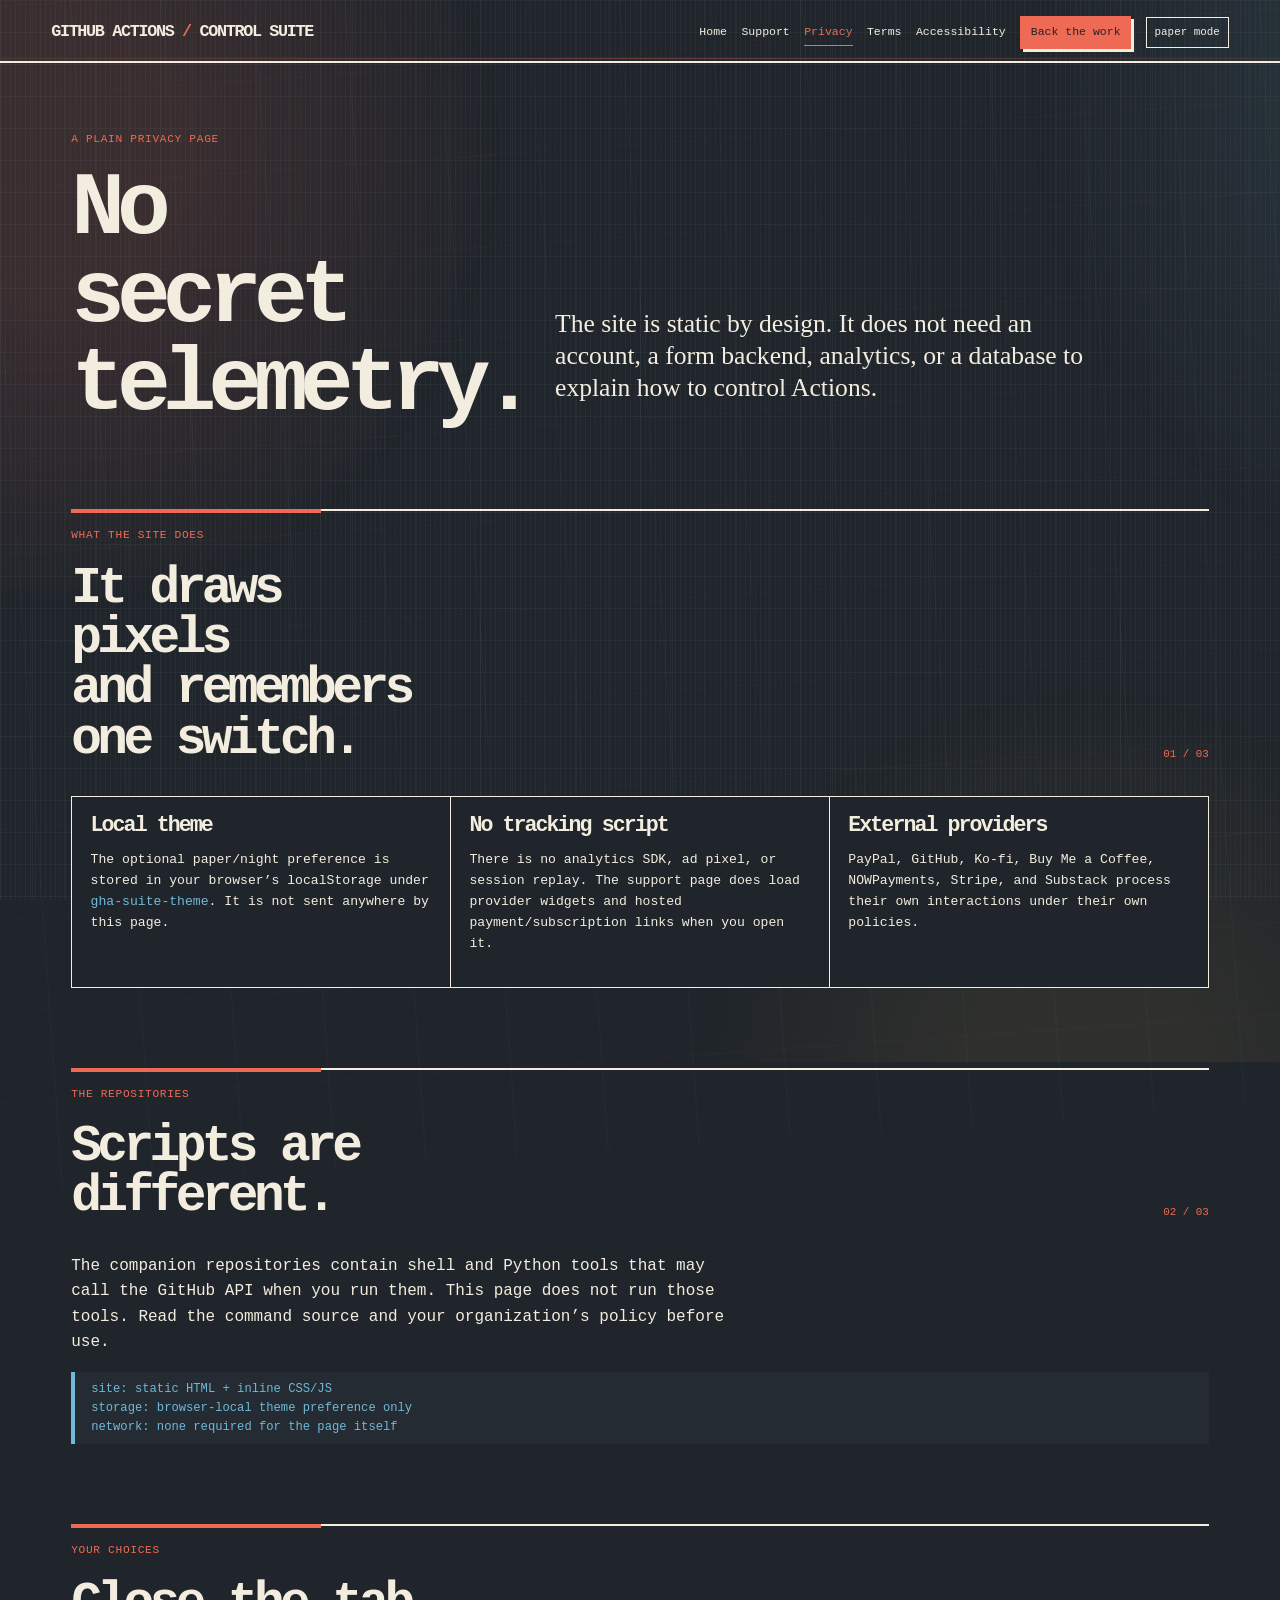
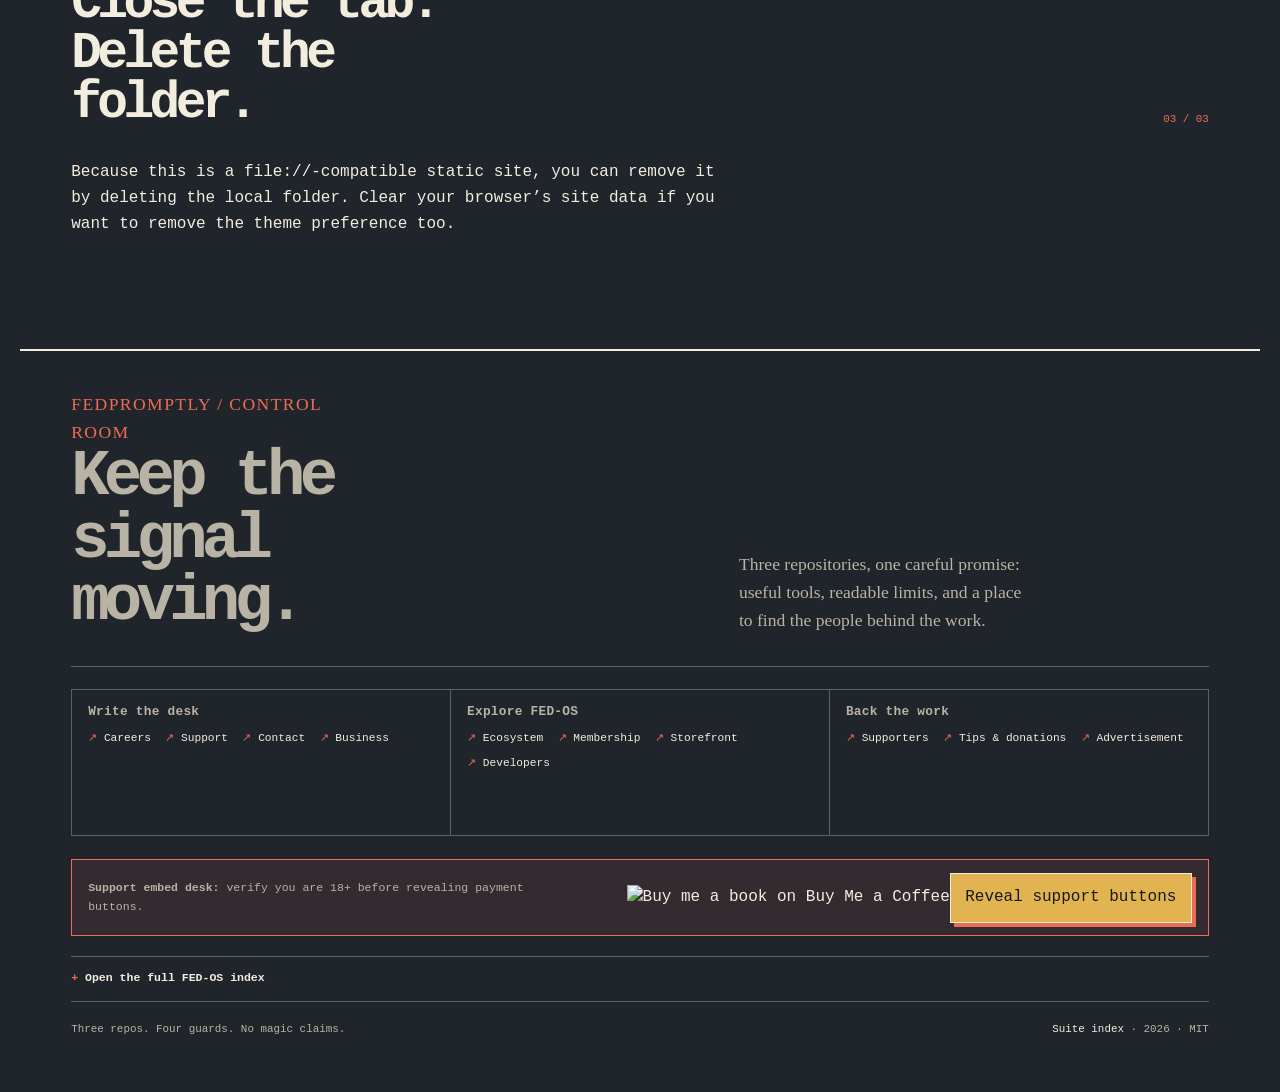
<file: privacy.html>
<!doctype html>
<html lang="en">
<head>
<meta charset="utf-8">
<meta name="viewport" content="width=device-width, initial-scale=1">
<meta name="description" content="GitHub Actions Control Suite — find the fuse, stop the fire, verify the guardrails.">
<link rel="icon" type="image/svg+xml" href="assets/images/favicon.svg">
<title>Privacy without telemetry · GitHub Actions Control Suite</title>
<style>
:root {
  --paper: #20252b;
  --paper-deep: #2a3137;
  --ink: #f3eddf;
  --muted: #b9b3a5;
  --rule: #5a6267;
  --red: #ef6a54;
  --blue: #70b9d7;
  --ochre: #e2b451;
  --green: #7db18b;
  --shadow: 7px 7px 0 rgba(0,0,0,.35);
  --serif: Georgia, 'Times New Roman', serif;
  --mono: 'SFMono-Regular', Consolas, 'Liberation Mono', monospace;
}
[data-theme="paper"] {
  --paper: #f3eddf;
  --paper-deep: #e5dbc8;
  --ink: #20252b;
  --muted: #5d625e;
  --rule: #a9a18f;
  --red: #c84232;
  --blue: #1d5f7a;
  --ochre: #c89024;
  --green: #477553;
  --shadow: 7px 7px 0 rgba(32,37,43,.16);
}
* { box-sizing: border-box; }
html { scroll-behavior: smooth; }
body {
  margin: 0; color: var(--ink); background: var(--paper); font-family: var(--mono);
  line-height: 1.6; min-width: 320px; overflow-x: hidden;
}
.ambient-field {
  position: fixed; inset: -18%; z-index: -3; pointer-events: none; opacity: .52;
  background:
    radial-gradient(circle at 14% 22%, color-mix(in srgb, var(--red) 24%, transparent) 0 7%, transparent 23%),
    radial-gradient(circle at 82% 18%, color-mix(in srgb, var(--blue) 22%, transparent) 0 8%, transparent 26%),
    radial-gradient(circle at 64% 82%, color-mix(in srgb, var(--ochre) 16%, transparent) 0 6%, transparent 22%);
  background-size: 112% 118%, 126% 110%, 118% 124%;
  animation: ambientDrift 24s ease-in-out infinite alternate;
}
.ambient-field::before {
  content: ''; position: absolute; inset: 0; opacity: .33;
  background: repeating-linear-gradient(90deg, transparent 0 78px, color-mix(in srgb, var(--blue) 18%, transparent) 79px 80px), repeating-linear-gradient(0deg, transparent 0 78px, color-mix(in srgb, var(--red) 15%, transparent) 79px 80px);
  transform: rotate(-4deg) scale(1.14);
  animation: gridCreep 31s linear infinite;
}
.ambient-field::after {
  content: ''; position: absolute; left: 0; right: 0; top: 18%; height: 1px;
  background: linear-gradient(90deg, transparent, var(--red), transparent);
  opacity: .7; box-shadow: 0 0 0 1px color-mix(in srgb, var(--red) 16%, transparent);
  animation: scanLine 11s ease-in-out infinite;
}
body::before {
  content: ''; position: fixed; inset: 0; pointer-events: none; z-index: -2; opacity: .42;
  background-image: linear-gradient(to right, color-mix(in srgb, var(--rule) 32%, transparent) 1px, transparent 1px), linear-gradient(to bottom, color-mix(in srgb, var(--rule) 32%, transparent) 1px, transparent 1px);
  background-size: 32px 32px; animation: paperShift 18s linear infinite;
}
body::after {
  content: ''; position: fixed; inset: 0; pointer-events: none; z-index: -1; opacity: .14;
  background: repeating-linear-gradient(0deg, transparent 0 3px, rgba(20,20,20,.18) 4px), repeating-linear-gradient(90deg, rgba(255,255,255,.22) 0 1px, transparent 1px 5px);
  mix-blend-mode: screen;
}
@keyframes paperShift { from { transform: translate3d(0,0,0); } to { transform: translate3d(32px,32px,0); } }
@keyframes fuseFlicker { 0%,100% { opacity: .74; } 45% { opacity: 1; } 52% { opacity: .52; } }
@keyframes revealUp { from { opacity: 0; transform: translateY(14px); } to { opacity: 1; transform: translateY(0); } }
@keyframes ambientDrift { 0% { transform: translate3d(-2%, -1%, 0) rotate(-2deg); } 50% { transform: translate3d(2%, 1%, 0) rotate(2deg); } 100% { transform: translate3d(-1%, 3%, 0) rotate(-1deg); } }
@keyframes gridCreep { from { transform: rotate(-4deg) scale(1.14) translate3d(-2%,0,0); } to { transform: rotate(-2deg) scale(1.14) translate3d(2%,2%,0); } }
@keyframes scanLine { 0%,100% { transform: translateY(-8vh); opacity: 0; } 15%,80% { opacity: .72; } 50% { transform: translateY(74vh); } }
@keyframes cardSweep { from { transform: translateX(-115%) rotate(7deg); } to { transform: translateX(230%) rotate(7deg); } }
@keyframes beaconBlink { 0%,100% { opacity: .38; transform: scaleX(.72); } 50% { opacity: 1; transform: scaleX(1); } }
@keyframes widgetBob { 0%,100% { transform: translateY(0) rotate(0); } 50% { transform: translateY(-5px) rotate(-.5deg); } }
@keyframes substackTrace { 0%,100% { width: 16%; } 50% { width: 82%; } }
.skip { position: absolute; left: 1rem; top: -4rem; background: var(--ink); color: var(--paper); padding: .5rem .8rem; z-index: 20; }
.skip:focus { top: .8rem; }
.site-header { border-bottom: 2px solid var(--ink); padding: 1rem 4vw .8rem; position: relative; }
.header-inner { max-width: 1240px; margin: auto; display: flex; align-items: center; justify-content: space-between; gap: 1rem; }
.wordmark { font-weight: 900; letter-spacing: -.08em; font-size: 1.05rem; text-decoration: none; color: var(--ink); }
.wordmark b { color: var(--red); }
.nav { display: flex; flex-wrap: wrap; gap: .25rem .9rem; align-items: center; }
.nav a { color: var(--ink); text-decoration: none; font-size: .72rem; padding: .25rem 0; border-bottom: 1px solid transparent; }
.nav a:hover, .nav a:focus, .nav a[aria-current="page"] { border-bottom-color: var(--red); color: var(--red); }
.support-link { color: var(--paper) !important; background: var(--red); padding: .38rem .6rem !important; border: 1px solid var(--red) !important; box-shadow: 3px 3px 0 var(--ink); }
.support-link:hover, .support-link:focus { color: var(--red) !important; background: var(--paper); }
.theme-toggle { border: 1px solid var(--ink); color: var(--ink); background: transparent; font: inherit; font-size: .68rem; padding: .35rem .5rem; cursor: pointer; }
.theme-toggle:focus, a:focus, button:focus { outline: 3px solid var(--ochre); outline-offset: 3px; }
main { max-width: 1240px; margin: auto; padding: 4.2rem 4vw 6rem; }
.hero { min-height: 67vh; display: grid; grid-template-columns: minmax(0, 1.4fr) minmax(280px, .8fr); gap: 4vw; align-items: end; position: relative; }
.kicker { font-size: .7rem; letter-spacing: .06em; color: var(--red); margin: 0 0 1.1rem; }
h1, h2, h3 { line-height: .98; margin: 0; font-weight: 900; letter-spacing: -.09em; }
h1 { font-size: clamp(3.2rem, 8vw, 8.6rem); max-width: 8ch; }
h1 em { color: var(--red); font-family: var(--serif); font-weight: 400; letter-spacing: -.11em; }
h2 { font-size: clamp(2rem, 4vw, 4.2rem); max-width: 12ch; }
h3 { font-size: 1.35rem; }
p { max-width: 68ch; }
.lede { font-family: var(--serif); font-size: clamp(1.15rem, 2vw, 1.65rem); line-height: 1.25; max-width: 30ch; }
.hero-note { border-top: 1px solid var(--ink); padding-top: 1rem; color: var(--muted); font-size: .78rem; }
.hero-actions { display: flex; gap: .7rem; flex-wrap: wrap; margin-top: 1.4rem; }
.button { display: inline-block; padding: .72rem .9rem; background: var(--ink); color: var(--paper); text-decoration: none; border: 1px solid var(--ink); font-size: .78rem; box-shadow: 4px 4px 0 var(--red); transition: transform .12s ease, box-shadow .12s ease, background .12s ease; }
.button:hover, .button:focus { transform: translate(2px,2px); box-shadow: 2px 2px 0 var(--red); }
.button.secondary { background: transparent; color: var(--ink); box-shadow: 4px 4px 0 var(--blue); }
.fuse-panel { border: 1px solid var(--ink); min-height: 330px; padding: 1rem; position: relative; background: color-mix(in srgb, var(--paper) 80%, var(--paper-deep)); box-shadow: var(--shadow); display: flex; align-items: center; justify-content: center; }
.fuse-panel::before { content: ''; position: absolute; top: 0; bottom: 0; left: 50%; border-left: 3px solid var(--red); animation: fuseFlicker 2.6s steps(3) infinite; }
.fuse-panel::after { content: 'FUSE / FIND / FIX'; position: absolute; right: .8rem; top: .65rem; writing-mode: vertical-rl; font-size: .62rem; color: var(--red); letter-spacing: .08em; }
.fuse-mark { width: 132px; height: 132px; border: 1px solid var(--ink); border-radius: 50%; display: grid; place-items: center; background: var(--paper); transform: rotate(-7deg); position: relative; text-align: center; font-size: .68rem; }
.fuse-mark::before, .fuse-mark::after { content: ''; position: absolute; border: 1px solid var(--blue); border-radius: 50%; inset: -18px; transform: rotate(23deg); }
.fuse-mark::after { inset: -35px; border-color: var(--ochre); transform: rotate(-41deg); }
.section { border-top: 2px solid var(--ink); padding-top: 1rem; margin-top: 5rem; position: relative; }
.section::before { content: ''; position: absolute; top: -2px; left: 0; width: 22%; border-top: 4px solid var(--red); }
.section-head { display: flex; justify-content: space-between; gap: 2rem; align-items: end; margin-bottom: 2rem; }
.section-no { font-size: .68rem; color: var(--red); white-space: nowrap; }
.grid-3 { display: grid; grid-template-columns: repeat(3, 1fr); gap: 1px; background: var(--ink); border: 1px solid var(--ink); }
.panel { background: var(--paper); padding: 1.15rem; min-height: 190px; }
.panel h3 { margin-bottom: .8rem; }
.panel p, .panel li { font-size: .82rem; }
.panel ul { margin: 0; padding-left: 1.2rem; }
.panel .stamp { color: var(--red); font-size: .65rem; margin-bottom: .7rem; }
.code-rail { border-left: 4px solid var(--blue); padding: .5rem 1rem; background: color-mix(in srgb, var(--paper-deep) 60%, transparent); overflow-x: auto; }
pre { margin: 0; font-size: .76rem; line-height: 1.55; white-space: pre-wrap; }
code { font-family: var(--mono); color: var(--blue); }
.timeline { display: grid; grid-template-columns: 1fr 1fr 1fr 1fr; border-top: 1px solid var(--ink); border-bottom: 1px solid var(--ink); }
.timeline article { padding: 1.1rem; border-right: 1px solid var(--ink); min-height: 160px; }
.timeline article:last-child { border-right: 0; }
.timeline .step { font-size: 2rem; color: var(--red); }
.callout { margin: 2rem 0; padding: 1.2rem; border: 2px solid var(--red); background: color-mix(in srgb, var(--red) 9%, var(--paper)); box-shadow: 5px 5px 0 var(--ochre); }
.callout strong { color: var(--red); }
.support-stack { display: grid; grid-template-columns: repeat(2, minmax(0, 1fr)); gap: 1rem; align-items: stretch; }
.provider-card { border: 1px solid var(--ink); padding: 1.1rem; background: color-mix(in srgb, var(--paper-deep) 72%, transparent); min-height: 180px; position: relative; overflow: hidden; isolation: isolate; transition: transform .18s ease, border-color .18s ease, box-shadow .18s ease; box-shadow: 4px 4px 0 color-mix(in srgb, var(--ink) 30%, transparent); }
.provider-card::before { content: ''; position: absolute; z-index: -1; top: 0; left: -18%; width: 18%; height: 100%; background: color-mix(in srgb, var(--red) 24%, transparent); transform: rotate(7deg); animation: cardSweep 7s ease-in-out infinite; }
.provider-card::after { content: ''; position: absolute; left: 1.1rem; right: 1.1rem; top: 0; height: 3px; background: var(--red); transform-origin: left; animation: beaconBlink 3.2s ease-in-out infinite; }
.provider-card:hover { transform: translateY(-6px) rotate(-.35deg); border-color: var(--red); box-shadow: 8px 8px 0 color-mix(in srgb, var(--red) 45%, transparent); }
.provider-card:nth-child(2)::after { background: #ea4d78; animation-delay: -.7s; }
.provider-card:nth-child(2)::before { background: color-mix(in srgb, #ea4d78 22%, transparent); animation-delay: -1.6s; }
.provider-card:nth-child(3)::after { background: #00b9fe; animation-delay: -1.4s; }
.provider-card:nth-child(3)::before { background: color-mix(in srgb, #00b9fe 22%, transparent); animation-delay: -2.4s; }
.provider-card:nth-child(4)::after { background: #ffdd00; animation-delay: -2.1s; }
.provider-card:nth-child(4)::before { background: color-mix(in srgb, #ffdd00 22%, transparent); animation-delay: -3.2s; }
.provider-card:nth-child(5)::after { background: #f4f4f4; animation-delay: -2.8s; }
.provider-card:nth-child(5)::before { background: color-mix(in srgb, #f4f4f4 18%, transparent); animation-delay: -4s; }
.provider-card:nth-child(6)::after { background: #635bff; animation-delay: -3.5s; }
.provider-card:nth-child(6)::before { background: color-mix(in srgb, #635bff 24%, transparent); animation-delay: -4.8s; }
.age-gate-card { border: 2px solid var(--ochre); padding: 1rem; background: color-mix(in srgb, var(--ochre) 12%, var(--paper)); box-shadow: 6px 6px 0 var(--red); margin: 1.5rem 0; }
.age-gate-card p { margin: 0 0 .8rem; }
.age-gate-trigger { appearance: none; border: 1px solid var(--ink); background: var(--ochre); color: #181818; padding: .7rem .9rem; font: inherit; cursor: pointer; box-shadow: 4px 4px 0 var(--red); transition: transform .15s ease, box-shadow .15s ease; }
.age-gate-trigger:hover, .age-gate-trigger:focus { transform: translate(2px,2px); box-shadow: 2px 2px 0 var(--red); }
.age-modal[hidden] { display: none; }
.age-modal { position: fixed; inset: 0; z-index: 50; display: grid; place-items: center; padding: 1.2rem; background: rgba(5,7,9,.88); }
.age-modal__dialog { width: min(540px, 100%); border: 2px solid var(--ochre); background: var(--paper); color: var(--ink); padding: 1.5rem; box-shadow: 10px 10px 0 var(--red); position: relative; }
.age-modal__dialog::before { content: '18+ / PAYMENT EMBEDS'; display: block; color: var(--red); font-size: .68rem; letter-spacing: .08em; margin-bottom: 1rem; }
.age-modal__dialog h2 { font-size: clamp(2rem, 6vw, 3.8rem); max-width: 9ch; margin-bottom: .8rem; }
.age-modal__dialog p { font-size: .82rem; }
.age-modal__actions { display: flex; gap: .7rem; flex-wrap: wrap; margin-top: 1rem; }
.age-modal__leave { background: transparent; color: var(--ink); border: 1px solid var(--ink); box-shadow: none; }
.footer-support-strip { display: flex; justify-content: space-between; align-items: center; gap: 1rem; border: 1px solid var(--red); padding: .8rem 1rem; margin: 1.2rem 0; background: color-mix(in srgb, var(--red) 9%, var(--paper)); }
.footer-support-strip p { margin: 0; font-size: .72rem; }
.footer-support-strip .payment-embed { display: inline-block; }
.footer-support-strip .payment-embed[hidden] + .age-gate-trigger { display: inline-block; }
.footer-support-strip .payment-embed:not([hidden]) + .age-gate-trigger { display: none; }
.provider-card h3 { margin-bottom: .55rem; }
.provider-card p { font-size: .78rem; color: var(--muted); }
.provider-card iframe, .provider-card img, .provider-card stripe-buy-button { max-width: 100%; position: relative; z-index: 1; }
.provider-card iframe, .provider-card stripe-buy-button { animation: widgetBob 4.4s ease-in-out infinite; animation-delay: -1.2s; }
.provider-card:nth-child(4) img, .provider-card:nth-child(5) img { animation: widgetBob 5.2s ease-in-out infinite; animation-delay: -2.3s; }
.provider-card stripe-buy-button { display: block; min-height: 48px; }
.provider-card--wide { grid-column: 1 / -1; }
.substack-embed { max-width: 560px; border: 1px solid var(--ink); padding: 1rem; background: var(--paper); position: relative; overflow: hidden; box-shadow: 7px 7px 0 #ff6719; }
.substack-embed::before { content: ''; display: block; height: 4px; width: 16%; background: #ff6719; margin: -.1rem 0 1rem; animation: substackTrace 4.8s ease-in-out infinite; }
.substack-embed::after { content: 'GITFED SIGNAL'; position: absolute; right: -1.5rem; top: 1.7rem; color: #ff6719; font-size: .55rem; letter-spacing: .12em; transform: rotate(90deg); }
.substack-embed .pub-header { display: flex; gap: .7rem; align-items: center; margin-bottom: 1rem; }
.substack-embed .pub-logo { width: 34px; height: 34px; display: grid; place-items: center; background: #ff6719; color: #fff; font-weight: 800; }
.substack-embed .pub-name { font-weight: 800; }
.substack-embed .pub-url, .substack-embed .fine, .substack-embed .msg { color: var(--muted); font-size: .72rem; }
.substack-embed .headline { font-family: var(--serif); font-size: 1.35rem; margin: 0 0 .35rem; }
.substack-embed .tagline { color: var(--muted); font-size: .8rem; }
.substack-embed form { display: flex; flex-direction: column; gap: .6rem; }
.substack-embed .row { display: flex; gap: .5rem; }
.substack-embed input { min-width: 0; flex: 1; padding: .65rem; font: inherit; color: var(--ink); background: var(--paper-deep); border: 1px solid var(--rule); }
.substack-embed button { padding: .65rem .8rem; font: inherit; color: #fff; background: #ff6719; border: 0; cursor: pointer; }
.substack-embed .fine { line-height: 1.4; }
.page-intro { display: grid; grid-template-columns: .8fr 1.2fr; gap: 3rem; align-items: end; margin-bottom: 4rem; }
.page-intro h1 { font-size: clamp(3rem, 7vw, 7rem); max-width: 7ch; }
.page-intro .lede { max-width: 42ch; }
.stats { display: grid; grid-template-columns: repeat(3,1fr); gap: 1rem; margin: 2rem 0; }
.stat { border-top: 4px solid var(--blue); padding-top: .6rem; }
.stat b { display: block; font-size: clamp(2rem, 5vw, 4rem); line-height: 1; }
details { border-top: 1px solid var(--ink); padding: 1rem 0; }
summary { cursor: pointer; font-weight: 800; }
.site-footer { border-top: 2px solid var(--ink); padding: 2.4rem 4vw 3.2rem; max-width: 1240px; margin: auto; color: var(--muted); }
.footer-hero { display: grid; grid-template-columns: 1.15fr .85fr; gap: 2rem; align-items: end; padding-bottom: 2rem; border-bottom: 1px solid var(--rule); }
.footer-kicker { color: var(--red); font-size: .66rem; letter-spacing: .08em; margin: 0 0 .7rem; }
.footer-hero h2 { max-width: 10ch; font-size: clamp(2rem, 5vw, 4.5rem); }
.footer-hero p { font-family: var(--serif); font-size: 1.1rem; max-width: 34ch; margin: 0; }
.footer-groups { display: grid; grid-template-columns: repeat(3, 1fr); gap: 1px; background: var(--rule); margin: 1.4rem 0; border: 1px solid var(--rule); }
.footer-group { background: var(--paper); padding: 1rem; min-height: 145px; }
.footer-group h3 { font-size: .8rem; letter-spacing: .02em; margin-bottom: .7rem; }
.footer-group a, .site-footer a { color: var(--ink); text-decoration: none; border-bottom: 1px solid transparent; }
.footer-group a:hover, .footer-group a:focus, .site-footer a:hover, .site-footer a:focus { color: var(--red); border-bottom-color: var(--red); }
.footer-links { display: flex; flex-wrap: wrap; gap: .35rem .9rem; font-size: .7rem; }
.footer-links a::before { content: '↗ '; color: var(--red); }
.footer-more { border-top: 1px solid var(--rule); border-bottom: 1px solid var(--rule); padding: .8rem 0; font-size: .72rem; }
.footer-more summary { list-style: none; color: var(--ink); }
.footer-more summary::-webkit-details-marker { display: none; }
.footer-more summary::before { content: '+ '; color: var(--red); }
.footer-more[open] summary::before { content: '− '; }
.footer-more .footer-links { padding-top: .8rem; }
.footer-meta { display: flex; justify-content: space-between; gap: 1rem; padding-top: 1.2rem; font-size: .68rem; }
.not-found { text-align: center; min-height: 65vh; display: grid; place-items: center; }
.not-found h1 { max-width: none; font-size: clamp(5rem, 18vw, 15rem); color: var(--red); }
.signal { border: 1px solid var(--ink); padding: 1rem; display: inline-block; transform: rotate(2deg); box-shadow: 7px 7px 0 var(--blue); }
.reveal { animation: revealUp .55s ease both; }
.reveal:nth-child(2) { animation-delay: .08s; } .reveal:nth-child(3) { animation-delay: .16s; }
@media (max-width: 820px) {
  .header-inner { align-items: flex-start; flex-direction: column; }
  .nav { gap: .4rem .75rem; }
  main { padding-top: 3rem; }
  .hero, .page-intro { grid-template-columns: 1fr; min-height: auto; }
  .hero { gap: 2.4rem; }
  .grid-3, .timeline { grid-template-columns: 1fr; }
  .timeline article { border-right: 0; border-bottom: 1px solid var(--ink); }
  .timeline article:last-child { border-bottom: 0; }
  .stats { grid-template-columns: 1fr; }
  .support-stack { grid-template-columns: 1fr; }
  .provider-card--wide { grid-column: auto; }
  .substack-embed .row { flex-direction: column; }
  .footer-hero { grid-template-columns: 1fr; }
  .footer-groups { grid-template-columns: 1fr; }
  .footer-meta { align-items: flex-start; flex-direction: column; }
  .footer-support-strip { align-items: flex-start; flex-direction: column; }
}
@media (prefers-reduced-motion: reduce) {
  *, *::before, *::after { animation: none !important; transition: none !important; scroll-behavior: auto !important; }
}
</style>
</head>
<body>
<div class="ambient-field" aria-hidden="true"></div>
<a class="skip" href="#main">Skip to content</a>
<header class="site-header"><div class="header-inner">
<a class="wordmark" href="index.html">GITHUB ACTIONS <b>/</b> CONTROL SUITE</a>
<nav class="nav" aria-label="Primary navigation"><a href="index.html" >Home</a><a href="support.html" >Support</a><a href="privacy.html" aria-current="page">Privacy</a><a href="terms.html" >Terms</a><a href="accessibility.html" >Accessibility</a><a class="support-link" href="support.html">Back the work</a><button class="theme-toggle" data-theme-toggle type="button">paper mode</button></nav>
</div></header>
<main id="main">
<section class="page-intro" id="data"><div><p class="kicker">A PLAIN PRIVACY PAGE</p><h1>No secret telemetry.</h1></div><p class="lede">The site is static by design. It does not need an account, a form backend, analytics, or a database to explain how to control Actions.</p></section>
<section class="section"><div class="section-head"><div><p class="kicker">WHAT THE SITE DOES</p><h2>It draws pixels<br>and remembers one switch.</h2></div><span class="section-no">01 / 03</span></div><div class="grid-3"><article class="panel"><h3>Local theme</h3><p>The optional paper/night preference is stored in your browser’s localStorage under <code>gha-suite-theme</code>. It is not sent anywhere by this page.</p></article><article class="panel"><h3>No tracking script</h3><p>There is no analytics SDK, ad pixel, or session replay. The support page does load provider widgets and hosted payment/subscription links when you open it.</p></article><article class="panel"><h3>External providers</h3><p>PayPal, GitHub, Ko-fi, Buy Me a Coffee, NOWPayments, Stripe, and Substack process their own interactions under their own policies.</p></article></div></section>
<section class="section"><div class="section-head"><div><p class="kicker">THE REPOSITORIES</p><h2>Scripts are different.</h2></div><span class="section-no">02 / 03</span></div><p>The companion repositories contain shell and Python tools that may call the GitHub API when you run them. This page does not run those tools. Read the command source and your organization’s policy before use.</p><div class="code-rail"><pre><code>site: static HTML + inline CSS/JS
storage: browser-local theme preference only
network: none required for the page itself</code></pre></div></section>
<section class="section"><div class="section-head"><div><p class="kicker">YOUR CHOICES</p><h2>Close the tab.<br>Delete the folder.</h2></div><span class="section-no">03 / 03</span></div><p>Because this is a file://-compatible static site, you can remove it by deleting the local folder. Clear your browser’s site data if you want to remove the theme preference too.</p></section>
</main>
<footer class="site-footer">
  <div class="footer-hero"><div><p class="footer-kicker">FEDPROMPTLY / CONTROL ROOM</p><h2>Keep the signal moving.</h2></div><p>Three repositories, one careful promise: useful tools, readable limits, and a place to find the people behind the work.</p></div>
  <div class="footer-groups">
    <section class="footer-group"><h3>Write the desk</h3><div class="footer-links"><a href="mailto:careers@fedpromptly.com">Careers</a><a href="mailto:support@fedpromptly.com">Support</a><a href="mailto:contact@fedpromptly.com">Contact</a><a href="mailto:business@fedpromptly.com">Business</a></div></section>
    <section class="footer-group"><h3>Explore FED-OS</h3><div class="footer-links"><a href="https://www.fedpromptly.org" target="_blank" rel="noreferrer noopener">Ecosystem</a><a href="https://fedpromptly.com/Aid" target="_blank" rel="noreferrer noopener">Membership</a><a href="https://www.jabburr.com/fed-os" target="_blank" rel="noreferrer noopener">Storefront</a><a href="https://discord.gg/Jm4XStx4Pf" target="_blank" rel="noreferrer noopener">Developers</a></div></section>
    <section class="footer-group"><h3>Back the work</h3><div class="footer-links"><a href="https://www.patreon.com/c/FEDpromptly" target="_blank" rel="noreferrer noopener">Supporters</a><a href="https://buymeacoffee.com/fedpromptly" target="_blank" rel="noreferrer noopener">Tips &amp; donations</a><a href="https://x.com/Fedpromptly" target="_blank" rel="noreferrer noopener">Advertisement</a></div></section>
  </div>
  <div class="footer-support-strip"><p><strong>Support embed desk:</strong> verify you are 18+ before revealing payment buttons.</p><div><a class="payment-embed" data-payment-embed hidden href="https://www.buymeacoffee.com/fedpromptly" target="_blank" rel="noreferrer noopener"><img data-age-src="https://img.buymeacoffee.com/button-api/?text=Buy%20me%20a%20book&emoji=%F0%9F%93%96&slug=fedpromptly&button_colour=FFDD00&font_colour=000000&font_family=Cookie&outline_colour=000000&coffee_colour=ffffff" alt="Buy me a book on Buy Me a Coffee"></a><button class="age-gate-trigger" data-age-gate-trigger type="button">Reveal support buttons</button></div></div>
  <details class="footer-more"><summary>Open the full FED-OS index</summary><div class="footer-links"><a href="https://substack.com/@fedpromptly" target="_blank" rel="noreferrer noopener">Articles</a><a href="https://bsky.app/profile/fed-os.bsky.social" target="_blank" rel="noreferrer noopener">Social media</a><a href="https://fedpromptly.wordpress.com/" target="_blank" rel="noreferrer noopener">Blog post</a><a href="https://www.deviantart.com/fedpromptly" target="_blank" rel="noreferrer noopener">Artwork</a><a href="https://facebook.com/fedpromptly" target="_blank" rel="noreferrer noopener">Friends</a><a href="https://matrix.to/#/#fed-os:matrix.org" target="_blank" rel="noreferrer noopener" title="18+ only; available only to people living in Canada, Switzerland, Russia, Iran, Somalia, or Turkmenistan">Private room · 18+ / eligible countries</a></div></details>
  <div class="footer-meta"><span>Three repos. Four guards. No magic claims.</span><span><a href="index.html">Suite index</a> · 2026 · MIT</span></div>
</footer>
<div class="age-modal" data-age-modal hidden role="dialog" aria-modal="true" aria-labelledby="age-title"><div class="age-modal__dialog"><h2 id="age-title">Confirm your age.</h2><p>The payment and support embeds on this site are reserved for visitors who are 18 or older. Confirm to reveal them. Your choice is stored only in this browser so you do not have to repeat it on every page.</p><div class="age-modal__actions"><button class="age-gate-trigger" data-age-confirm type="button">I am 18 or older</button><button class="age-gate-trigger age-modal__leave" data-age-leave type="button">Not now</button></div></div></div>
<script>
document.addEventListener('DOMContentLoaded', function () {
  const root = document.documentElement;
  const toggle = document.querySelector('[data-theme-toggle]');
  const stored = localStorage.getItem('gha-suite-theme');
  if (stored === 'paper') root.setAttribute('data-theme', 'paper');
  if (toggle) {
    const update = () => { toggle.textContent = root.getAttribute('data-theme') === 'paper' ? 'dark mode' : 'paper mode'; };
    update();
    toggle.addEventListener('click', () => {
      const paper = root.getAttribute('data-theme') !== 'paper';
      if (paper) root.setAttribute('data-theme', 'paper'); else root.removeAttribute('data-theme');
      localStorage.setItem('gha-suite-theme', paper ? 'paper' : 'dark'); update();
    });
  }
  const ageKey = 'fedpromptly-age-verified';
  const embeds = Array.from(document.querySelectorAll('[data-payment-embed]'));
  const triggers = Array.from(document.querySelectorAll('[data-age-gate-trigger]'));
  const modal = document.querySelector('[data-age-modal]');
  const reveal = () => { embeds.forEach(embed => { embed.hidden = false; }); triggers.forEach(trigger => { if (trigger.hasAttribute('data-age-gate-trigger')) { trigger.textContent = 'Payment embeds unlocked'; trigger.disabled = true; } }); document.querySelectorAll('[data-age-src]').forEach(node => { if (!node.getAttribute('src')) node.setAttribute('src', node.getAttribute('data-age-src')); }); window.dispatchEvent(new Event('fedpromptly-age-verified')); if (window.loadAgeGatedProviders) window.loadAgeGatedProviders(); };
  const closeModal = () => { if (modal) modal.hidden = true; };
  if (localStorage.getItem(ageKey) === '18-plus') reveal();
  triggers.forEach(trigger => trigger.addEventListener('click', () => {
    if (localStorage.getItem(ageKey) === '18-plus') { reveal(); return; }
    if (modal) { modal.hidden = false; const confirm = modal.querySelector('[data-age-confirm]'); if (confirm) confirm.focus(); }
  }));
  if (modal) {
    const confirm = modal.querySelector('[data-age-confirm]');
    const leave = modal.querySelector('[data-age-leave]');
    if (confirm) confirm.addEventListener('click', () => { localStorage.setItem(ageKey, '18-plus'); reveal(); closeModal(); });
    if (leave) leave.addEventListener('click', () => { closeModal(); });
    modal.addEventListener('click', event => { if (event.target === modal) closeModal(); });
  }
  const reduce = window.matchMedia('(prefers-reduced-motion: reduce)').matches;
  if (!reduce && 'IntersectionObserver' in window) {
    const observer = new IntersectionObserver((entries) => entries.forEach(entry => {
      if (entry.isIntersecting) { entry.target.classList.add('reveal'); observer.unobserve(entry.target); }
    }), { threshold: .12 });
    document.querySelectorAll('.panel, .timeline article, .callout, .stats .stat').forEach(el => observer.observe(el));
  }
});
</script>
</body></html>
</file>
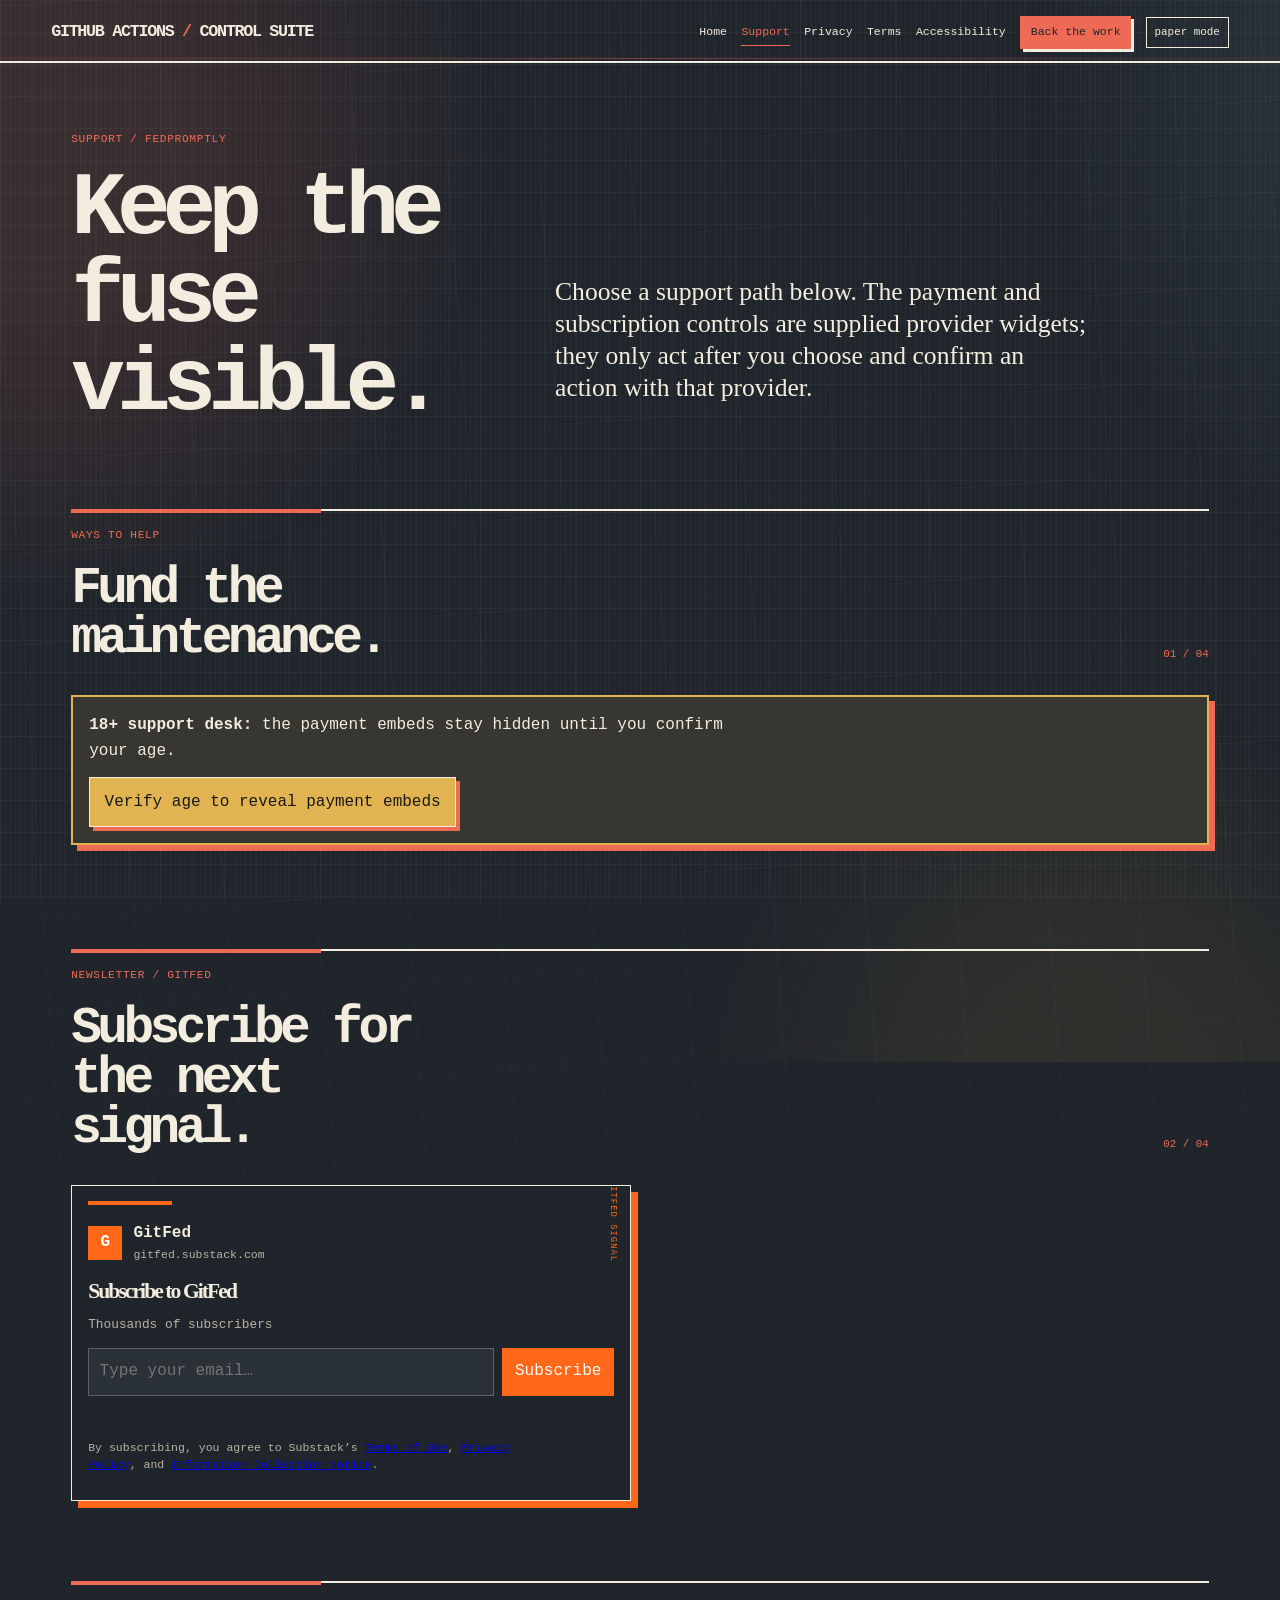
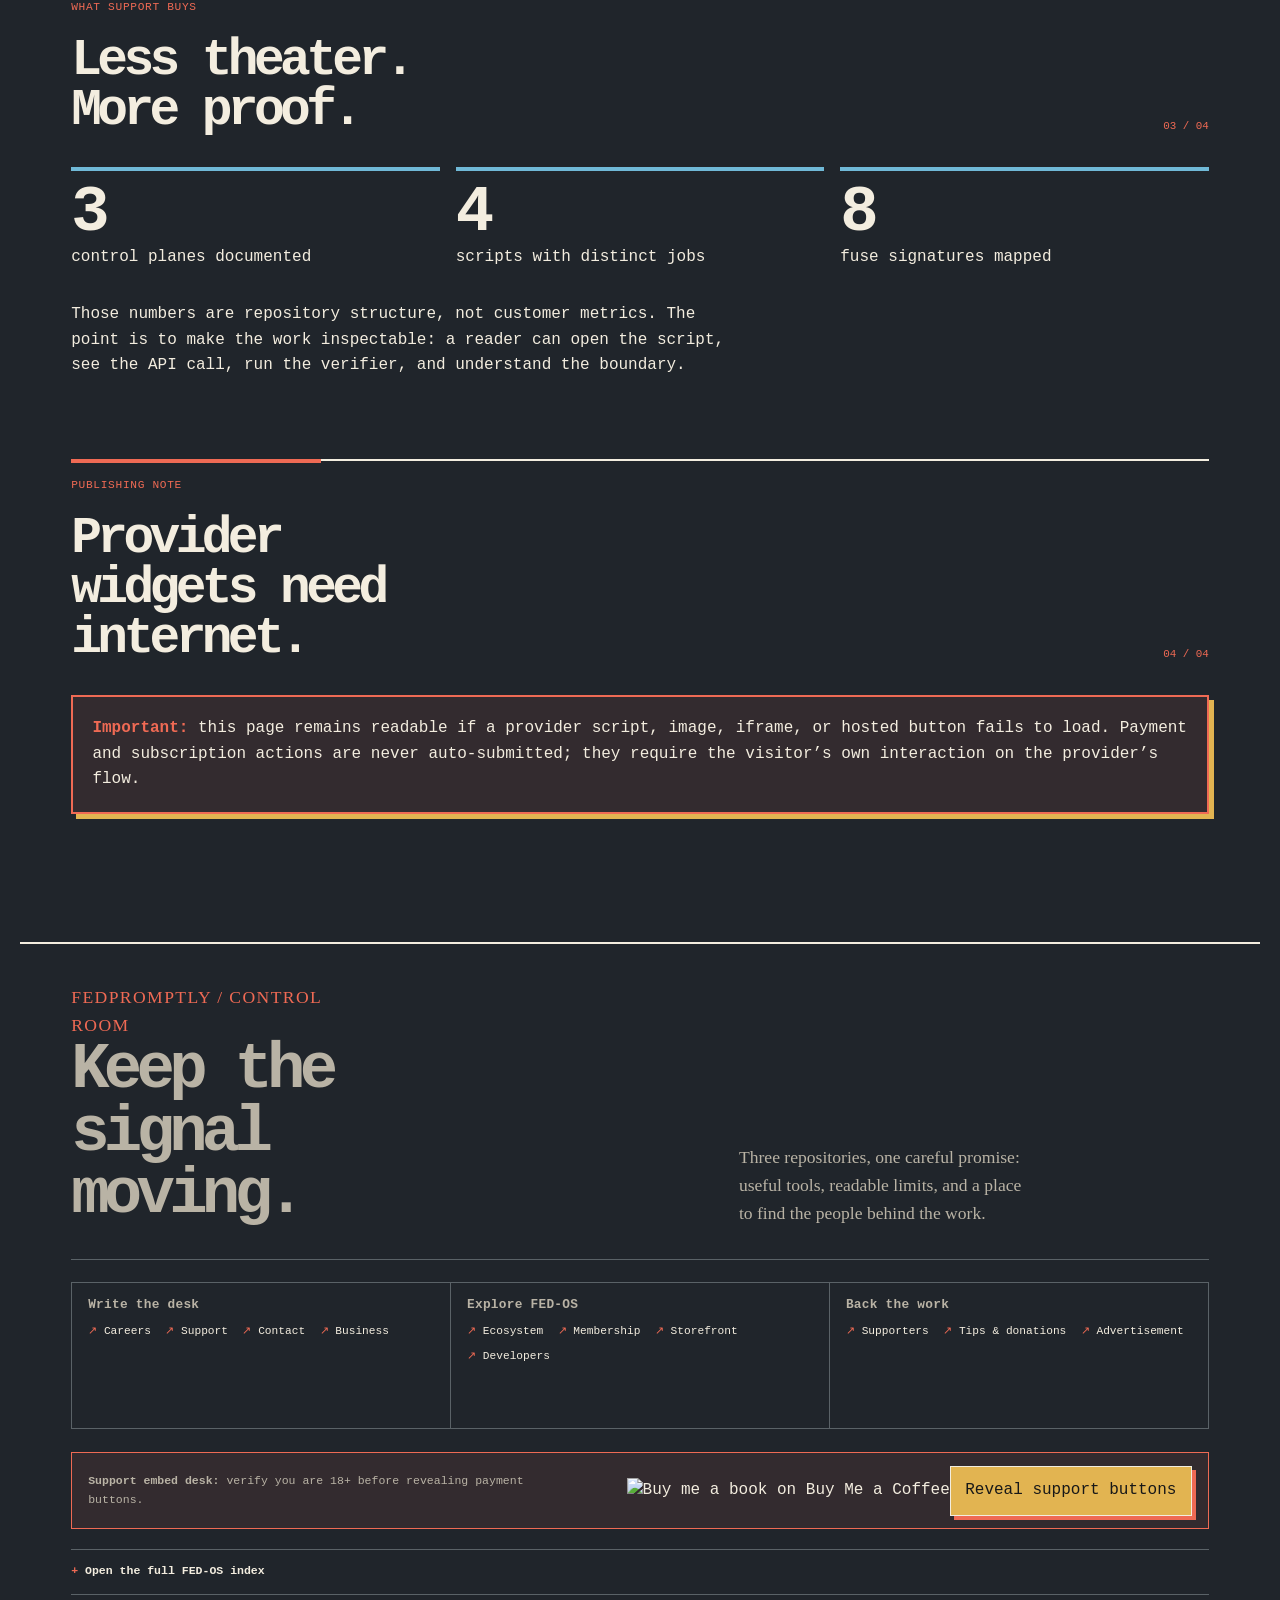
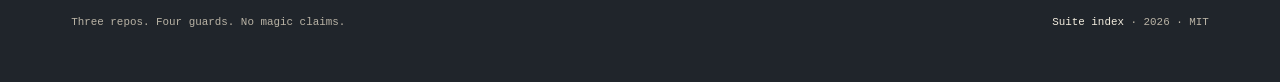
<file: support.html>
<!doctype html>
<html lang="en">
<head>
<meta charset="utf-8">
<meta name="viewport" content="width=device-width, initial-scale=1">
<meta name="description" content="GitHub Actions Control Suite — find the fuse, stop the fire, verify the guardrails.">
<link rel="icon" type="image/svg+xml" href="assets/images/favicon.svg">
<title>Support the suite · GitHub Actions Control Suite</title>
<style>
:root {
  --paper: #20252b;
  --paper-deep: #2a3137;
  --ink: #f3eddf;
  --muted: #b9b3a5;
  --rule: #5a6267;
  --red: #ef6a54;
  --blue: #70b9d7;
  --ochre: #e2b451;
  --green: #7db18b;
  --shadow: 7px 7px 0 rgba(0,0,0,.35);
  --serif: Georgia, 'Times New Roman', serif;
  --mono: 'SFMono-Regular', Consolas, 'Liberation Mono', monospace;
}
[data-theme="paper"] {
  --paper: #f3eddf;
  --paper-deep: #e5dbc8;
  --ink: #20252b;
  --muted: #5d625e;
  --rule: #a9a18f;
  --red: #c84232;
  --blue: #1d5f7a;
  --ochre: #c89024;
  --green: #477553;
  --shadow: 7px 7px 0 rgba(32,37,43,.16);
}
* { box-sizing: border-box; }
html { scroll-behavior: smooth; }
body {
  margin: 0; color: var(--ink); background: var(--paper); font-family: var(--mono);
  line-height: 1.6; min-width: 320px; overflow-x: hidden;
}
.ambient-field {
  position: fixed; inset: -18%; z-index: -3; pointer-events: none; opacity: .52;
  background:
    radial-gradient(circle at 14% 22%, color-mix(in srgb, var(--red) 24%, transparent) 0 7%, transparent 23%),
    radial-gradient(circle at 82% 18%, color-mix(in srgb, var(--blue) 22%, transparent) 0 8%, transparent 26%),
    radial-gradient(circle at 64% 82%, color-mix(in srgb, var(--ochre) 16%, transparent) 0 6%, transparent 22%);
  background-size: 112% 118%, 126% 110%, 118% 124%;
  animation: ambientDrift 24s ease-in-out infinite alternate;
}
.ambient-field::before {
  content: ''; position: absolute; inset: 0; opacity: .33;
  background: repeating-linear-gradient(90deg, transparent 0 78px, color-mix(in srgb, var(--blue) 18%, transparent) 79px 80px), repeating-linear-gradient(0deg, transparent 0 78px, color-mix(in srgb, var(--red) 15%, transparent) 79px 80px);
  transform: rotate(-4deg) scale(1.14);
  animation: gridCreep 31s linear infinite;
}
.ambient-field::after {
  content: ''; position: absolute; left: 0; right: 0; top: 18%; height: 1px;
  background: linear-gradient(90deg, transparent, var(--red), transparent);
  opacity: .7; box-shadow: 0 0 0 1px color-mix(in srgb, var(--red) 16%, transparent);
  animation: scanLine 11s ease-in-out infinite;
}
body::before {
  content: ''; position: fixed; inset: 0; pointer-events: none; z-index: -2; opacity: .42;
  background-image: linear-gradient(to right, color-mix(in srgb, var(--rule) 32%, transparent) 1px, transparent 1px), linear-gradient(to bottom, color-mix(in srgb, var(--rule) 32%, transparent) 1px, transparent 1px);
  background-size: 32px 32px; animation: paperShift 18s linear infinite;
}
body::after {
  content: ''; position: fixed; inset: 0; pointer-events: none; z-index: -1; opacity: .14;
  background: repeating-linear-gradient(0deg, transparent 0 3px, rgba(20,20,20,.18) 4px), repeating-linear-gradient(90deg, rgba(255,255,255,.22) 0 1px, transparent 1px 5px);
  mix-blend-mode: screen;
}
@keyframes paperShift { from { transform: translate3d(0,0,0); } to { transform: translate3d(32px,32px,0); } }
@keyframes fuseFlicker { 0%,100% { opacity: .74; } 45% { opacity: 1; } 52% { opacity: .52; } }
@keyframes revealUp { from { opacity: 0; transform: translateY(14px); } to { opacity: 1; transform: translateY(0); } }
@keyframes ambientDrift { 0% { transform: translate3d(-2%, -1%, 0) rotate(-2deg); } 50% { transform: translate3d(2%, 1%, 0) rotate(2deg); } 100% { transform: translate3d(-1%, 3%, 0) rotate(-1deg); } }
@keyframes gridCreep { from { transform: rotate(-4deg) scale(1.14) translate3d(-2%,0,0); } to { transform: rotate(-2deg) scale(1.14) translate3d(2%,2%,0); } }
@keyframes scanLine { 0%,100% { transform: translateY(-8vh); opacity: 0; } 15%,80% { opacity: .72; } 50% { transform: translateY(74vh); } }
@keyframes cardSweep { from { transform: translateX(-115%) rotate(7deg); } to { transform: translateX(230%) rotate(7deg); } }
@keyframes beaconBlink { 0%,100% { opacity: .38; transform: scaleX(.72); } 50% { opacity: 1; transform: scaleX(1); } }
@keyframes widgetBob { 0%,100% { transform: translateY(0) rotate(0); } 50% { transform: translateY(-5px) rotate(-.5deg); } }
@keyframes substackTrace { 0%,100% { width: 16%; } 50% { width: 82%; } }
.skip { position: absolute; left: 1rem; top: -4rem; background: var(--ink); color: var(--paper); padding: .5rem .8rem; z-index: 20; }
.skip:focus { top: .8rem; }
.site-header { border-bottom: 2px solid var(--ink); padding: 1rem 4vw .8rem; position: relative; }
.header-inner { max-width: 1240px; margin: auto; display: flex; align-items: center; justify-content: space-between; gap: 1rem; }
.wordmark { font-weight: 900; letter-spacing: -.08em; font-size: 1.05rem; text-decoration: none; color: var(--ink); }
.wordmark b { color: var(--red); }
.nav { display: flex; flex-wrap: wrap; gap: .25rem .9rem; align-items: center; }
.nav a { color: var(--ink); text-decoration: none; font-size: .72rem; padding: .25rem 0; border-bottom: 1px solid transparent; }
.nav a:hover, .nav a:focus, .nav a[aria-current="page"] { border-bottom-color: var(--red); color: var(--red); }
.support-link { color: var(--paper) !important; background: var(--red); padding: .38rem .6rem !important; border: 1px solid var(--red) !important; box-shadow: 3px 3px 0 var(--ink); }
.support-link:hover, .support-link:focus { color: var(--red) !important; background: var(--paper); }
.theme-toggle { border: 1px solid var(--ink); color: var(--ink); background: transparent; font: inherit; font-size: .68rem; padding: .35rem .5rem; cursor: pointer; }
.theme-toggle:focus, a:focus, button:focus { outline: 3px solid var(--ochre); outline-offset: 3px; }
main { max-width: 1240px; margin: auto; padding: 4.2rem 4vw 6rem; }
.hero { min-height: 67vh; display: grid; grid-template-columns: minmax(0, 1.4fr) minmax(280px, .8fr); gap: 4vw; align-items: end; position: relative; }
.kicker { font-size: .7rem; letter-spacing: .06em; color: var(--red); margin: 0 0 1.1rem; }
h1, h2, h3 { line-height: .98; margin: 0; font-weight: 900; letter-spacing: -.09em; }
h1 { font-size: clamp(3.2rem, 8vw, 8.6rem); max-width: 8ch; }
h1 em { color: var(--red); font-family: var(--serif); font-weight: 400; letter-spacing: -.11em; }
h2 { font-size: clamp(2rem, 4vw, 4.2rem); max-width: 12ch; }
h3 { font-size: 1.35rem; }
p { max-width: 68ch; }
.lede { font-family: var(--serif); font-size: clamp(1.15rem, 2vw, 1.65rem); line-height: 1.25; max-width: 30ch; }
.hero-note { border-top: 1px solid var(--ink); padding-top: 1rem; color: var(--muted); font-size: .78rem; }
.hero-actions { display: flex; gap: .7rem; flex-wrap: wrap; margin-top: 1.4rem; }
.button { display: inline-block; padding: .72rem .9rem; background: var(--ink); color: var(--paper); text-decoration: none; border: 1px solid var(--ink); font-size: .78rem; box-shadow: 4px 4px 0 var(--red); transition: transform .12s ease, box-shadow .12s ease, background .12s ease; }
.button:hover, .button:focus { transform: translate(2px,2px); box-shadow: 2px 2px 0 var(--red); }
.button.secondary { background: transparent; color: var(--ink); box-shadow: 4px 4px 0 var(--blue); }
.fuse-panel { border: 1px solid var(--ink); min-height: 330px; padding: 1rem; position: relative; background: color-mix(in srgb, var(--paper) 80%, var(--paper-deep)); box-shadow: var(--shadow); display: flex; align-items: center; justify-content: center; }
.fuse-panel::before { content: ''; position: absolute; top: 0; bottom: 0; left: 50%; border-left: 3px solid var(--red); animation: fuseFlicker 2.6s steps(3) infinite; }
.fuse-panel::after { content: 'FUSE / FIND / FIX'; position: absolute; right: .8rem; top: .65rem; writing-mode: vertical-rl; font-size: .62rem; color: var(--red); letter-spacing: .08em; }
.fuse-mark { width: 132px; height: 132px; border: 1px solid var(--ink); border-radius: 50%; display: grid; place-items: center; background: var(--paper); transform: rotate(-7deg); position: relative; text-align: center; font-size: .68rem; }
.fuse-mark::before, .fuse-mark::after { content: ''; position: absolute; border: 1px solid var(--blue); border-radius: 50%; inset: -18px; transform: rotate(23deg); }
.fuse-mark::after { inset: -35px; border-color: var(--ochre); transform: rotate(-41deg); }
.section { border-top: 2px solid var(--ink); padding-top: 1rem; margin-top: 5rem; position: relative; }
.section::before { content: ''; position: absolute; top: -2px; left: 0; width: 22%; border-top: 4px solid var(--red); }
.section-head { display: flex; justify-content: space-between; gap: 2rem; align-items: end; margin-bottom: 2rem; }
.section-no { font-size: .68rem; color: var(--red); white-space: nowrap; }
.grid-3 { display: grid; grid-template-columns: repeat(3, 1fr); gap: 1px; background: var(--ink); border: 1px solid var(--ink); }
.panel { background: var(--paper); padding: 1.15rem; min-height: 190px; }
.panel h3 { margin-bottom: .8rem; }
.panel p, .panel li { font-size: .82rem; }
.panel ul { margin: 0; padding-left: 1.2rem; }
.panel .stamp { color: var(--red); font-size: .65rem; margin-bottom: .7rem; }
.code-rail { border-left: 4px solid var(--blue); padding: .5rem 1rem; background: color-mix(in srgb, var(--paper-deep) 60%, transparent); overflow-x: auto; }
pre { margin: 0; font-size: .76rem; line-height: 1.55; white-space: pre-wrap; }
code { font-family: var(--mono); color: var(--blue); }
.timeline { display: grid; grid-template-columns: 1fr 1fr 1fr 1fr; border-top: 1px solid var(--ink); border-bottom: 1px solid var(--ink); }
.timeline article { padding: 1.1rem; border-right: 1px solid var(--ink); min-height: 160px; }
.timeline article:last-child { border-right: 0; }
.timeline .step { font-size: 2rem; color: var(--red); }
.callout { margin: 2rem 0; padding: 1.2rem; border: 2px solid var(--red); background: color-mix(in srgb, var(--red) 9%, var(--paper)); box-shadow: 5px 5px 0 var(--ochre); }
.callout strong { color: var(--red); }
.support-stack { display: grid; grid-template-columns: repeat(2, minmax(0, 1fr)); gap: 1rem; align-items: stretch; }
.provider-card { border: 1px solid var(--ink); padding: 1.1rem; background: color-mix(in srgb, var(--paper-deep) 72%, transparent); min-height: 180px; position: relative; overflow: hidden; isolation: isolate; transition: transform .18s ease, border-color .18s ease, box-shadow .18s ease; box-shadow: 4px 4px 0 color-mix(in srgb, var(--ink) 30%, transparent); }
.provider-card::before { content: ''; position: absolute; z-index: -1; top: 0; left: -18%; width: 18%; height: 100%; background: color-mix(in srgb, var(--red) 24%, transparent); transform: rotate(7deg); animation: cardSweep 7s ease-in-out infinite; }
.provider-card::after { content: ''; position: absolute; left: 1.1rem; right: 1.1rem; top: 0; height: 3px; background: var(--red); transform-origin: left; animation: beaconBlink 3.2s ease-in-out infinite; }
.provider-card:hover { transform: translateY(-6px) rotate(-.35deg); border-color: var(--red); box-shadow: 8px 8px 0 color-mix(in srgb, var(--red) 45%, transparent); }
.provider-card:nth-child(2)::after { background: #ea4d78; animation-delay: -.7s; }
.provider-card:nth-child(2)::before { background: color-mix(in srgb, #ea4d78 22%, transparent); animation-delay: -1.6s; }
.provider-card:nth-child(3)::after { background: #00b9fe; animation-delay: -1.4s; }
.provider-card:nth-child(3)::before { background: color-mix(in srgb, #00b9fe 22%, transparent); animation-delay: -2.4s; }
.provider-card:nth-child(4)::after { background: #ffdd00; animation-delay: -2.1s; }
.provider-card:nth-child(4)::before { background: color-mix(in srgb, #ffdd00 22%, transparent); animation-delay: -3.2s; }
.provider-card:nth-child(5)::after { background: #f4f4f4; animation-delay: -2.8s; }
.provider-card:nth-child(5)::before { background: color-mix(in srgb, #f4f4f4 18%, transparent); animation-delay: -4s; }
.provider-card:nth-child(6)::after { background: #635bff; animation-delay: -3.5s; }
.provider-card:nth-child(6)::before { background: color-mix(in srgb, #635bff 24%, transparent); animation-delay: -4.8s; }
.age-gate-card { border: 2px solid var(--ochre); padding: 1rem; background: color-mix(in srgb, var(--ochre) 12%, var(--paper)); box-shadow: 6px 6px 0 var(--red); margin: 1.5rem 0; }
.age-gate-card p { margin: 0 0 .8rem; }
.age-gate-trigger { appearance: none; border: 1px solid var(--ink); background: var(--ochre); color: #181818; padding: .7rem .9rem; font: inherit; cursor: pointer; box-shadow: 4px 4px 0 var(--red); transition: transform .15s ease, box-shadow .15s ease; }
.age-gate-trigger:hover, .age-gate-trigger:focus { transform: translate(2px,2px); box-shadow: 2px 2px 0 var(--red); }
.age-modal[hidden] { display: none; }
.age-modal { position: fixed; inset: 0; z-index: 50; display: grid; place-items: center; padding: 1.2rem; background: rgba(5,7,9,.88); }
.age-modal__dialog { width: min(540px, 100%); border: 2px solid var(--ochre); background: var(--paper); color: var(--ink); padding: 1.5rem; box-shadow: 10px 10px 0 var(--red); position: relative; }
.age-modal__dialog::before { content: '18+ / PAYMENT EMBEDS'; display: block; color: var(--red); font-size: .68rem; letter-spacing: .08em; margin-bottom: 1rem; }
.age-modal__dialog h2 { font-size: clamp(2rem, 6vw, 3.8rem); max-width: 9ch; margin-bottom: .8rem; }
.age-modal__dialog p { font-size: .82rem; }
.age-modal__actions { display: flex; gap: .7rem; flex-wrap: wrap; margin-top: 1rem; }
.age-modal__leave { background: transparent; color: var(--ink); border: 1px solid var(--ink); box-shadow: none; }
.footer-support-strip { display: flex; justify-content: space-between; align-items: center; gap: 1rem; border: 1px solid var(--red); padding: .8rem 1rem; margin: 1.2rem 0; background: color-mix(in srgb, var(--red) 9%, var(--paper)); }
.footer-support-strip p { margin: 0; font-size: .72rem; }
.footer-support-strip .payment-embed { display: inline-block; }
.footer-support-strip .payment-embed[hidden] + .age-gate-trigger { display: inline-block; }
.footer-support-strip .payment-embed:not([hidden]) + .age-gate-trigger { display: none; }
.provider-card h3 { margin-bottom: .55rem; }
.provider-card p { font-size: .78rem; color: var(--muted); }
.provider-card iframe, .provider-card img, .provider-card stripe-buy-button { max-width: 100%; position: relative; z-index: 1; }
.provider-card iframe, .provider-card stripe-buy-button { animation: widgetBob 4.4s ease-in-out infinite; animation-delay: -1.2s; }
.provider-card:nth-child(4) img, .provider-card:nth-child(5) img { animation: widgetBob 5.2s ease-in-out infinite; animation-delay: -2.3s; }
.provider-card stripe-buy-button { display: block; min-height: 48px; }
.provider-card--wide { grid-column: 1 / -1; }
.substack-embed { max-width: 560px; border: 1px solid var(--ink); padding: 1rem; background: var(--paper); position: relative; overflow: hidden; box-shadow: 7px 7px 0 #ff6719; }
.substack-embed::before { content: ''; display: block; height: 4px; width: 16%; background: #ff6719; margin: -.1rem 0 1rem; animation: substackTrace 4.8s ease-in-out infinite; }
.substack-embed::after { content: 'GITFED SIGNAL'; position: absolute; right: -1.5rem; top: 1.7rem; color: #ff6719; font-size: .55rem; letter-spacing: .12em; transform: rotate(90deg); }
.substack-embed .pub-header { display: flex; gap: .7rem; align-items: center; margin-bottom: 1rem; }
.substack-embed .pub-logo { width: 34px; height: 34px; display: grid; place-items: center; background: #ff6719; color: #fff; font-weight: 800; }
.substack-embed .pub-name { font-weight: 800; }
.substack-embed .pub-url, .substack-embed .fine, .substack-embed .msg { color: var(--muted); font-size: .72rem; }
.substack-embed .headline { font-family: var(--serif); font-size: 1.35rem; margin: 0 0 .35rem; }
.substack-embed .tagline { color: var(--muted); font-size: .8rem; }
.substack-embed form { display: flex; flex-direction: column; gap: .6rem; }
.substack-embed .row { display: flex; gap: .5rem; }
.substack-embed input { min-width: 0; flex: 1; padding: .65rem; font: inherit; color: var(--ink); background: var(--paper-deep); border: 1px solid var(--rule); }
.substack-embed button { padding: .65rem .8rem; font: inherit; color: #fff; background: #ff6719; border: 0; cursor: pointer; }
.substack-embed .fine { line-height: 1.4; }
.page-intro { display: grid; grid-template-columns: .8fr 1.2fr; gap: 3rem; align-items: end; margin-bottom: 4rem; }
.page-intro h1 { font-size: clamp(3rem, 7vw, 7rem); max-width: 7ch; }
.page-intro .lede { max-width: 42ch; }
.stats { display: grid; grid-template-columns: repeat(3,1fr); gap: 1rem; margin: 2rem 0; }
.stat { border-top: 4px solid var(--blue); padding-top: .6rem; }
.stat b { display: block; font-size: clamp(2rem, 5vw, 4rem); line-height: 1; }
details { border-top: 1px solid var(--ink); padding: 1rem 0; }
summary { cursor: pointer; font-weight: 800; }
.site-footer { border-top: 2px solid var(--ink); padding: 2.4rem 4vw 3.2rem; max-width: 1240px; margin: auto; color: var(--muted); }
.footer-hero { display: grid; grid-template-columns: 1.15fr .85fr; gap: 2rem; align-items: end; padding-bottom: 2rem; border-bottom: 1px solid var(--rule); }
.footer-kicker { color: var(--red); font-size: .66rem; letter-spacing: .08em; margin: 0 0 .7rem; }
.footer-hero h2 { max-width: 10ch; font-size: clamp(2rem, 5vw, 4.5rem); }
.footer-hero p { font-family: var(--serif); font-size: 1.1rem; max-width: 34ch; margin: 0; }
.footer-groups { display: grid; grid-template-columns: repeat(3, 1fr); gap: 1px; background: var(--rule); margin: 1.4rem 0; border: 1px solid var(--rule); }
.footer-group { background: var(--paper); padding: 1rem; min-height: 145px; }
.footer-group h3 { font-size: .8rem; letter-spacing: .02em; margin-bottom: .7rem; }
.footer-group a, .site-footer a { color: var(--ink); text-decoration: none; border-bottom: 1px solid transparent; }
.footer-group a:hover, .footer-group a:focus, .site-footer a:hover, .site-footer a:focus { color: var(--red); border-bottom-color: var(--red); }
.footer-links { display: flex; flex-wrap: wrap; gap: .35rem .9rem; font-size: .7rem; }
.footer-links a::before { content: '↗ '; color: var(--red); }
.footer-more { border-top: 1px solid var(--rule); border-bottom: 1px solid var(--rule); padding: .8rem 0; font-size: .72rem; }
.footer-more summary { list-style: none; color: var(--ink); }
.footer-more summary::-webkit-details-marker { display: none; }
.footer-more summary::before { content: '+ '; color: var(--red); }
.footer-more[open] summary::before { content: '− '; }
.footer-more .footer-links { padding-top: .8rem; }
.footer-meta { display: flex; justify-content: space-between; gap: 1rem; padding-top: 1.2rem; font-size: .68rem; }
.not-found { text-align: center; min-height: 65vh; display: grid; place-items: center; }
.not-found h1 { max-width: none; font-size: clamp(5rem, 18vw, 15rem); color: var(--red); }
.signal { border: 1px solid var(--ink); padding: 1rem; display: inline-block; transform: rotate(2deg); box-shadow: 7px 7px 0 var(--blue); }
.reveal { animation: revealUp .55s ease both; }
.reveal:nth-child(2) { animation-delay: .08s; } .reveal:nth-child(3) { animation-delay: .16s; }
@media (max-width: 820px) {
  .header-inner { align-items: flex-start; flex-direction: column; }
  .nav { gap: .4rem .75rem; }
  main { padding-top: 3rem; }
  .hero, .page-intro { grid-template-columns: 1fr; min-height: auto; }
  .hero { gap: 2.4rem; }
  .grid-3, .timeline { grid-template-columns: 1fr; }
  .timeline article { border-right: 0; border-bottom: 1px solid var(--ink); }
  .timeline article:last-child { border-bottom: 0; }
  .stats { grid-template-columns: 1fr; }
  .support-stack { grid-template-columns: 1fr; }
  .provider-card--wide { grid-column: auto; }
  .substack-embed .row { flex-direction: column; }
  .footer-hero { grid-template-columns: 1fr; }
  .footer-groups { grid-template-columns: 1fr; }
  .footer-meta { align-items: flex-start; flex-direction: column; }
  .footer-support-strip { align-items: flex-start; flex-direction: column; }
}
@media (prefers-reduced-motion: reduce) {
  *, *::before, *::after { animation: none !important; transition: none !important; scroll-behavior: auto !important; }
}
</style>
</head>
<body>
<div class="ambient-field" aria-hidden="true"></div>
<a class="skip" href="#main">Skip to content</a>
<header class="site-header"><div class="header-inner">
<a class="wordmark" href="index.html">GITHUB ACTIONS <b>/</b> CONTROL SUITE</a>
<nav class="nav" aria-label="Primary navigation"><a href="index.html" >Home</a><a href="support.html" aria-current="page">Support</a><a href="privacy.html" >Privacy</a><a href="terms.html" >Terms</a><a href="accessibility.html" >Accessibility</a><a class="support-link" href="support.html">Back the work</a><button class="theme-toggle" data-theme-toggle type="button">paper mode</button></nav>
</div></header>
<main id="main">
<section class="page-intro"><div><p class="kicker">SUPPORT / FEDPROMPTLY</p><h1>Keep the fuse visible.</h1></div><p class="lede">Choose a support path below. The payment and subscription controls are supplied provider widgets; they only act after you choose and confirm an action with that provider.</p></section>
<section class="section" id="projects"><div class="section-head"><div><p class="kicker">WAYS TO HELP</p><h2>Fund the maintenance.</h2></div><span class="section-no">01 / 04</span></div><div class="age-gate-card"><p><strong>18+ support desk:</strong> the payment embeds stay hidden until you confirm your age.</p><button class="age-gate-trigger" data-age-gate-trigger type="button">Verify age to reveal payment embeds</button></div><div class="support-stack">
<article class="provider-card" data-payment-embed hidden><p class="stamp">PAYPAL / SUBSCRIPTION</p><h3>Subscribe with PayPal</h3><p>A recurring support option for the GitFed / Fedpromptly work.</p><div id="paypal-button-container-P-4FD24238VX4902214NK2XP2Y"></div></article>
<article class="provider-card" data-payment-embed hidden><p class="stamp">GITHUB SPONSORS</p><h3>Sponsor the repository</h3><p>Support through GitHub’s own sponsor flow.</p><iframe data-age-src="https://github.com/sponsors/Git-FED/button" title="Sponsor Git-FED" height="32" width="114" style="border:0"></iframe></article>
<article class="provider-card" data-payment-embed hidden><p class="stamp">KO-FI</p><h3>Open the floating support button</h3><p>Ko-fi’s supplied support widget appears after the page loads.</p><div class="callout"><strong>Ko-fi</strong> support widget enabled below.</div></article>
<article class="provider-card" data-payment-embed hidden><p class="stamp">BUY ME A COFFEE</p><h3>Buy me a book</h3><p>One-time support through the supplied Fedpromptly page.</p><a href="https://www.buymeacoffee.com/fedpromptly" target="_blank" rel="noreferrer noopener"><img data-age-src="https://img.buymeacoffee.com/button-api/?text=Buy%20me%20a%20book&emoji=%F0%9F%93%96&slug=fedpromptly&button_colour=FFDD00&font_colour=000000&font_family=Cookie&outline_colour=000000&coffee_colour=ffffff" alt="Buy me a book on Buy Me a Coffee"></a></article>
<article class="provider-card" data-payment-embed hidden><p class="stamp">CRYPTO / NOWPAYMENTS</p><h3>Pay with cryptocurrency</h3><p>Open the supplied NOWPayments checkout in a new tab.</p><a href="https://nowpayments.io/payment/?iid=5997958570&source=button" target="_blank" rel="noreferrer noopener"><img data-age-src="https://nowpayments.io/images/embeds/payments-button-white.svg" alt="Cryptocurrency and Bitcoin payment button by NOWPayments"></a></article>
<article class="provider-card" data-payment-embed hidden><p class="stamp">STRIPE</p><h3>One-time card support</h3><p>Stripe’s hosted buy button handles the payment flow outside this page.</p><stripe-buy-button buy-button-id="buy_btn_1UJKaaJaRf233kfWKZ81fcIe" publishable-key="pk_live_51UIdAGJaRf233kfWlFacR31IYVGdjCVAttNFzIgQGXQzrUdc894iJcBqamRZNwF11z2AN5kvjyzitor462f2egVI00UmKj0sd8"></stripe-buy-button></article>
</div>
<script>
window.loadAgeGatedProviders = (function(){
  let loaded = false;
  function add(src, onload){ const script=document.createElement('script'); script.src=src; script.async=true; if(onload) script.onload=onload; document.body.appendChild(script); }
  return function(){
    if (loaded) return; loaded = true;
    add('https://www.paypal.com/sdk/js?client-id=BAA_ndqaWMyQwTnDZ0LXwLQ22jdJo9uxkeXYqmBbF-hD41HMiZ83mvOcx1Kti0b6ZfXfje7Q1ievNaS8Ok&vault=true&intent=subscription', function(){
      if(window.paypal){paypal.Buttons({style:{shape:'rect',color:'gold',layout:'vertical',label:'subscribe'},createSubscription:function(data,actions){return actions.subscription.create({plan_id:'P-4FD24238VX4902214NK2XP2Y',quantity:1});},onApprove:function(data){alert('PayPal subscription approved: '+data.subscriptionID);}}).render('#paypal-button-container-P-4FD24238VX4902214NK2XP2Y');}
    });
    add('https://js.stripe.com/v3/buy-button.js');
    add('https://storage.ko-fi.com/cdn/scripts/overlay-widget.js', function(){
      if(window.kofiWidgetOverlay){kofiWidgetOverlay.draw('fedpromptly', {'type':'floating-chat','floating-chat.donateButton.text':'Support me','floating-chat.donateButton.background-color':'#00b9fe','floating-chat.donateButton.text-color':'#fff'});}
    });
    add('https://storage.ko-fi.com/cdn/widget/Widget_2.js', function(){ if(window.kofiwidget2){kofiwidget2.init('Support me on Ko-fi','#72a4f2','W3T61ZU5FS');kofiwidget2.draw();} });
  };
})();
</script></section>
<section class="section"><div class="section-head"><div><p class="kicker">NEWSLETTER / GITFED</p><h2>Subscribe for<br>the next signal.</h2></div><span class="section-no">02 / 04</span></div><div class="substack-embed"><div class="pub-header"><div class="pub-logo">G</div><div><div class="pub-name">GitFed</div><div class="pub-url">gitfed.substack.com</div></div></div><h3 class="headline">Subscribe to GitFed</h3><p class="tagline">Thousands of subscribers</p><form id="substack-form" novalidate><div class="row"><input id="email" name="email" type="email" placeholder="Type your email…" autocomplete="email" required><button type="submit" id="submit-btn">Subscribe</button></div><p class="msg" id="msg" role="status" aria-live="polite"></p></form><p class="fine">By subscribing, you agree to Substack’s <a href="https://substack.com/tos" target="_blank" rel="noopener">Terms of Use</a>, <a href="https://substack.com/privacy" target="_blank" rel="noopener">Privacy Policy</a>, and <a href="https://substack.com/ccpa" target="_blank" rel="noopener">Information Collection Notice</a>.</p></div></section>
<section class="section"><div class="section-head"><div><p class="kicker">WHAT SUPPORT BUYS</p><h2>Less theater.<br>More proof.</h2></div><span class="section-no">03 / 04</span></div><div class="stats"><div class="stat"><b>3</b><span>control planes documented</span></div><div class="stat"><b>4</b><span>scripts with distinct jobs</span></div><div class="stat"><b>8</b><span>fuse signatures mapped</span></div></div><p>Those numbers are repository structure, not customer metrics. The point is to make the work inspectable: a reader can open the script, see the API call, run the verifier, and understand the boundary.</p></section>
<section class="section"><div class="section-head"><div><p class="kicker">PUBLISHING NOTE</p><h2>Provider widgets need internet.</h2></div><span class="section-no">04 / 04</span></div><div class="callout"><strong>Important:</strong> this page remains readable if a provider script, image, iframe, or hosted button fails to load. Payment and subscription actions are never auto-submitted; they require the visitor’s own interaction on the provider’s flow.</div></section>
<script>
document.addEventListener('DOMContentLoaded', function(){const form=document.getElementById('substack-form');if(!form)return;const input=document.getElementById('email'),button=document.getElementById('submit-btn'),msg=document.getElementById('msg');function setMessage(text,type){msg.textContent=text;msg.className='msg'+(type?' '+type:'');}form.addEventListener('submit',async function(e){e.preventDefault();setMessage('');const email=input.value.trim();if(!email||!/^[^\s@]+@[^\s@]+\.[^\s@]+$/.test(email)){setMessage('Please enter a valid email address.','error');input.focus();return;}button.disabled=true;const original=button.textContent;button.textContent='Subscribing…';try{const body=new URLSearchParams();body.append('email',email);body.append('source','embed');const res=await fetch('https://gitfed.substack.com/api/v1/free?nojs=true',{method:'POST',headers:{'Content-Type':'application/x-www-form-urlencoded'},body:body.toString()});let data={};try{data=await res.json();}catch(_){}if(!res.ok)throw new Error((data&&(data.error||data.message))||'Something went wrong. Please try again.');form.reset();setMessage(data&&data.requires_confirmation?'Almost there — check your inbox to confirm.':"You're subscribed. Welcome aboard!",'success');}catch(err){if(err instanceof TypeError){setMessage('Opening subscribe page…','error');window.open('https://gitfed.substack.com/subscribe?email='+encodeURIComponent(email),'_blank','noopener');}else setMessage(err.message||'Subscription failed.','error');}finally{button.disabled=false;button.textContent=original;}});});
</script>
</main>
<footer class="site-footer">
  <div class="footer-hero"><div><p class="footer-kicker">FEDPROMPTLY / CONTROL ROOM</p><h2>Keep the signal moving.</h2></div><p>Three repositories, one careful promise: useful tools, readable limits, and a place to find the people behind the work.</p></div>
  <div class="footer-groups">
    <section class="footer-group"><h3>Write the desk</h3><div class="footer-links"><a href="mailto:careers@fedpromptly.com">Careers</a><a href="mailto:support@fedpromptly.com">Support</a><a href="mailto:contact@fedpromptly.com">Contact</a><a href="mailto:business@fedpromptly.com">Business</a></div></section>
    <section class="footer-group"><h3>Explore FED-OS</h3><div class="footer-links"><a href="https://www.fedpromptly.org" target="_blank" rel="noreferrer noopener">Ecosystem</a><a href="https://fedpromptly.com/Aid" target="_blank" rel="noreferrer noopener">Membership</a><a href="https://www.jabburr.com/fed-os" target="_blank" rel="noreferrer noopener">Storefront</a><a href="https://discord.gg/Jm4XStx4Pf" target="_blank" rel="noreferrer noopener">Developers</a></div></section>
    <section class="footer-group"><h3>Back the work</h3><div class="footer-links"><a href="https://www.patreon.com/c/FEDpromptly" target="_blank" rel="noreferrer noopener">Supporters</a><a href="https://buymeacoffee.com/fedpromptly" target="_blank" rel="noreferrer noopener">Tips &amp; donations</a><a href="https://x.com/Fedpromptly" target="_blank" rel="noreferrer noopener">Advertisement</a></div></section>
  </div>
  <div class="footer-support-strip"><p><strong>Support embed desk:</strong> verify you are 18+ before revealing payment buttons.</p><div><a class="payment-embed" data-payment-embed hidden href="https://www.buymeacoffee.com/fedpromptly" target="_blank" rel="noreferrer noopener"><img data-age-src="https://img.buymeacoffee.com/button-api/?text=Buy%20me%20a%20book&emoji=%F0%9F%93%96&slug=fedpromptly&button_colour=FFDD00&font_colour=000000&font_family=Cookie&outline_colour=000000&coffee_colour=ffffff" alt="Buy me a book on Buy Me a Coffee"></a><button class="age-gate-trigger" data-age-gate-trigger type="button">Reveal support buttons</button></div></div>
  <details class="footer-more"><summary>Open the full FED-OS index</summary><div class="footer-links"><a href="https://substack.com/@fedpromptly" target="_blank" rel="noreferrer noopener">Articles</a><a href="https://bsky.app/profile/fed-os.bsky.social" target="_blank" rel="noreferrer noopener">Social media</a><a href="https://fedpromptly.wordpress.com/" target="_blank" rel="noreferrer noopener">Blog post</a><a href="https://www.deviantart.com/fedpromptly" target="_blank" rel="noreferrer noopener">Artwork</a><a href="https://facebook.com/fedpromptly" target="_blank" rel="noreferrer noopener">Friends</a><a href="https://matrix.to/#/#fed-os:matrix.org" target="_blank" rel="noreferrer noopener" title="18+ only; available only to people living in Canada, Switzerland, Russia, Iran, Somalia, or Turkmenistan">Private room · 18+ / eligible countries</a></div></details>
  <div class="footer-meta"><span>Three repos. Four guards. No magic claims.</span><span><a href="index.html">Suite index</a> · 2026 · MIT</span></div>
</footer>
<div class="age-modal" data-age-modal hidden role="dialog" aria-modal="true" aria-labelledby="age-title"><div class="age-modal__dialog"><h2 id="age-title">Confirm your age.</h2><p>The payment and support embeds on this site are reserved for visitors who are 18 or older. Confirm to reveal them. Your choice is stored only in this browser so you do not have to repeat it on every page.</p><div class="age-modal__actions"><button class="age-gate-trigger" data-age-confirm type="button">I am 18 or older</button><button class="age-gate-trigger age-modal__leave" data-age-leave type="button">Not now</button></div></div></div>
<script>
document.addEventListener('DOMContentLoaded', function () {
  const root = document.documentElement;
  const toggle = document.querySelector('[data-theme-toggle]');
  const stored = localStorage.getItem('gha-suite-theme');
  if (stored === 'paper') root.setAttribute('data-theme', 'paper');
  if (toggle) {
    const update = () => { toggle.textContent = root.getAttribute('data-theme') === 'paper' ? 'dark mode' : 'paper mode'; };
    update();
    toggle.addEventListener('click', () => {
      const paper = root.getAttribute('data-theme') !== 'paper';
      if (paper) root.setAttribute('data-theme', 'paper'); else root.removeAttribute('data-theme');
      localStorage.setItem('gha-suite-theme', paper ? 'paper' : 'dark'); update();
    });
  }
  const ageKey = 'fedpromptly-age-verified';
  const embeds = Array.from(document.querySelectorAll('[data-payment-embed]'));
  const triggers = Array.from(document.querySelectorAll('[data-age-gate-trigger]'));
  const modal = document.querySelector('[data-age-modal]');
  const reveal = () => { embeds.forEach(embed => { embed.hidden = false; }); triggers.forEach(trigger => { if (trigger.hasAttribute('data-age-gate-trigger')) { trigger.textContent = 'Payment embeds unlocked'; trigger.disabled = true; } }); document.querySelectorAll('[data-age-src]').forEach(node => { if (!node.getAttribute('src')) node.setAttribute('src', node.getAttribute('data-age-src')); }); window.dispatchEvent(new Event('fedpromptly-age-verified')); if (window.loadAgeGatedProviders) window.loadAgeGatedProviders(); };
  const closeModal = () => { if (modal) modal.hidden = true; };
  if (localStorage.getItem(ageKey) === '18-plus') reveal();
  triggers.forEach(trigger => trigger.addEventListener('click', () => {
    if (localStorage.getItem(ageKey) === '18-plus') { reveal(); return; }
    if (modal) { modal.hidden = false; const confirm = modal.querySelector('[data-age-confirm]'); if (confirm) confirm.focus(); }
  }));
  if (modal) {
    const confirm = modal.querySelector('[data-age-confirm]');
    const leave = modal.querySelector('[data-age-leave]');
    if (confirm) confirm.addEventListener('click', () => { localStorage.setItem(ageKey, '18-plus'); reveal(); closeModal(); });
    if (leave) leave.addEventListener('click', () => { closeModal(); });
    modal.addEventListener('click', event => { if (event.target === modal) closeModal(); });
  }
  const reduce = window.matchMedia('(prefers-reduced-motion: reduce)').matches;
  if (!reduce && 'IntersectionObserver' in window) {
    const observer = new IntersectionObserver((entries) => entries.forEach(entry => {
      if (entry.isIntersecting) { entry.target.classList.add('reveal'); observer.unobserve(entry.target); }
    }), { threshold: .12 });
    document.querySelectorAll('.panel, .timeline article, .callout, .stats .stat').forEach(el => observer.observe(el));
  }
});
</script>
</body></html>
</file>
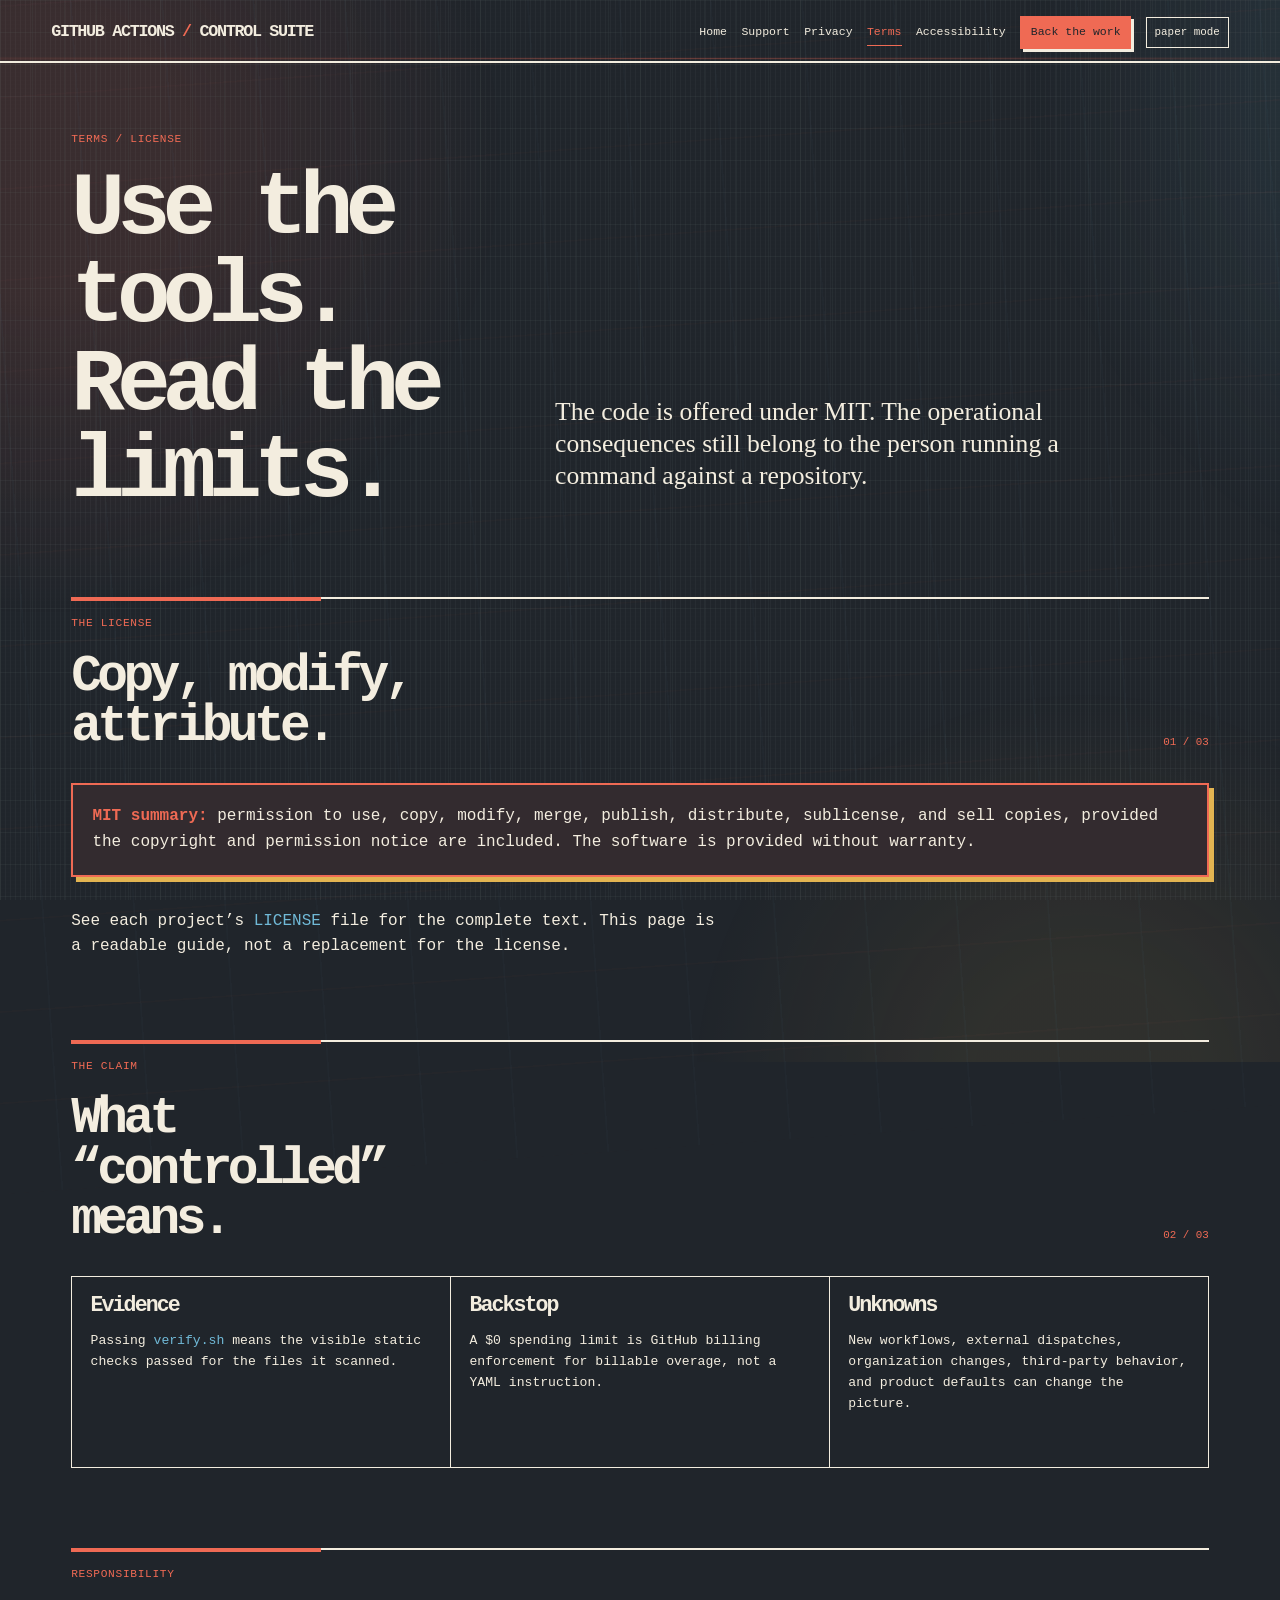
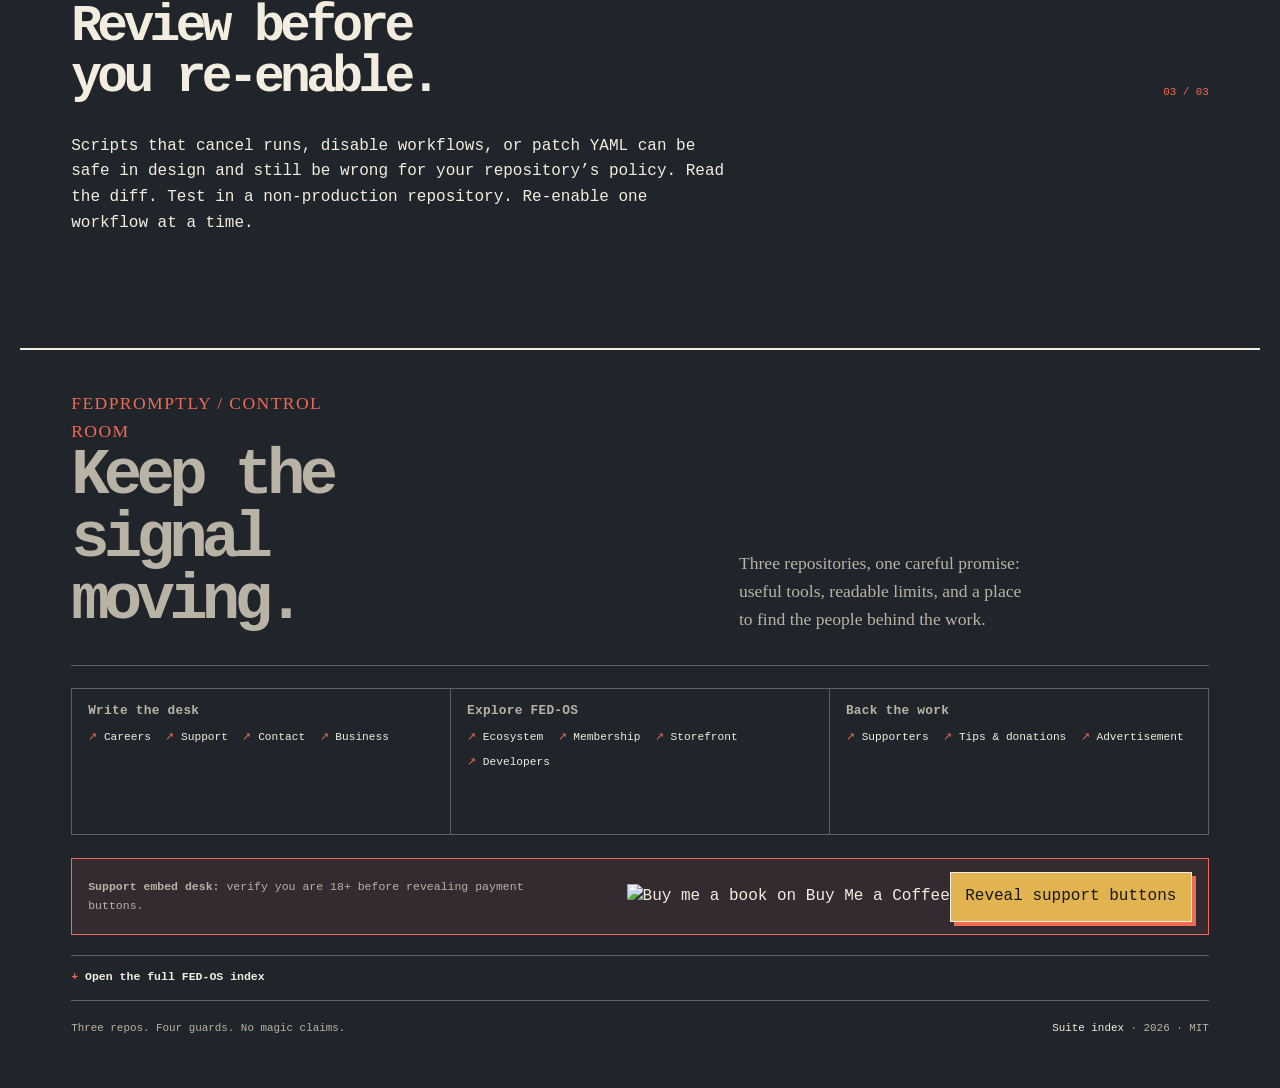
<file: terms.html>
<!doctype html>
<html lang="en">
<head>
<meta charset="utf-8">
<meta name="viewport" content="width=device-width, initial-scale=1">
<meta name="description" content="GitHub Actions Control Suite — find the fuse, stop the fire, verify the guardrails.">
<link rel="icon" type="image/svg+xml" href="assets/images/favicon.svg">
<title>Terms and license · GitHub Actions Control Suite</title>
<style>
:root {
  --paper: #20252b;
  --paper-deep: #2a3137;
  --ink: #f3eddf;
  --muted: #b9b3a5;
  --rule: #5a6267;
  --red: #ef6a54;
  --blue: #70b9d7;
  --ochre: #e2b451;
  --green: #7db18b;
  --shadow: 7px 7px 0 rgba(0,0,0,.35);
  --serif: Georgia, 'Times New Roman', serif;
  --mono: 'SFMono-Regular', Consolas, 'Liberation Mono', monospace;
}
[data-theme="paper"] {
  --paper: #f3eddf;
  --paper-deep: #e5dbc8;
  --ink: #20252b;
  --muted: #5d625e;
  --rule: #a9a18f;
  --red: #c84232;
  --blue: #1d5f7a;
  --ochre: #c89024;
  --green: #477553;
  --shadow: 7px 7px 0 rgba(32,37,43,.16);
}
* { box-sizing: border-box; }
html { scroll-behavior: smooth; }
body {
  margin: 0; color: var(--ink); background: var(--paper); font-family: var(--mono);
  line-height: 1.6; min-width: 320px; overflow-x: hidden;
}
.ambient-field {
  position: fixed; inset: -18%; z-index: -3; pointer-events: none; opacity: .52;
  background:
    radial-gradient(circle at 14% 22%, color-mix(in srgb, var(--red) 24%, transparent) 0 7%, transparent 23%),
    radial-gradient(circle at 82% 18%, color-mix(in srgb, var(--blue) 22%, transparent) 0 8%, transparent 26%),
    radial-gradient(circle at 64% 82%, color-mix(in srgb, var(--ochre) 16%, transparent) 0 6%, transparent 22%);
  background-size: 112% 118%, 126% 110%, 118% 124%;
  animation: ambientDrift 24s ease-in-out infinite alternate;
}
.ambient-field::before {
  content: ''; position: absolute; inset: 0; opacity: .33;
  background: repeating-linear-gradient(90deg, transparent 0 78px, color-mix(in srgb, var(--blue) 18%, transparent) 79px 80px), repeating-linear-gradient(0deg, transparent 0 78px, color-mix(in srgb, var(--red) 15%, transparent) 79px 80px);
  transform: rotate(-4deg) scale(1.14);
  animation: gridCreep 31s linear infinite;
}
.ambient-field::after {
  content: ''; position: absolute; left: 0; right: 0; top: 18%; height: 1px;
  background: linear-gradient(90deg, transparent, var(--red), transparent);
  opacity: .7; box-shadow: 0 0 0 1px color-mix(in srgb, var(--red) 16%, transparent);
  animation: scanLine 11s ease-in-out infinite;
}
body::before {
  content: ''; position: fixed; inset: 0; pointer-events: none; z-index: -2; opacity: .42;
  background-image: linear-gradient(to right, color-mix(in srgb, var(--rule) 32%, transparent) 1px, transparent 1px), linear-gradient(to bottom, color-mix(in srgb, var(--rule) 32%, transparent) 1px, transparent 1px);
  background-size: 32px 32px; animation: paperShift 18s linear infinite;
}
body::after {
  content: ''; position: fixed; inset: 0; pointer-events: none; z-index: -1; opacity: .14;
  background: repeating-linear-gradient(0deg, transparent 0 3px, rgba(20,20,20,.18) 4px), repeating-linear-gradient(90deg, rgba(255,255,255,.22) 0 1px, transparent 1px 5px);
  mix-blend-mode: screen;
}
@keyframes paperShift { from { transform: translate3d(0,0,0); } to { transform: translate3d(32px,32px,0); } }
@keyframes fuseFlicker { 0%,100% { opacity: .74; } 45% { opacity: 1; } 52% { opacity: .52; } }
@keyframes revealUp { from { opacity: 0; transform: translateY(14px); } to { opacity: 1; transform: translateY(0); } }
@keyframes ambientDrift { 0% { transform: translate3d(-2%, -1%, 0) rotate(-2deg); } 50% { transform: translate3d(2%, 1%, 0) rotate(2deg); } 100% { transform: translate3d(-1%, 3%, 0) rotate(-1deg); } }
@keyframes gridCreep { from { transform: rotate(-4deg) scale(1.14) translate3d(-2%,0,0); } to { transform: rotate(-2deg) scale(1.14) translate3d(2%,2%,0); } }
@keyframes scanLine { 0%,100% { transform: translateY(-8vh); opacity: 0; } 15%,80% { opacity: .72; } 50% { transform: translateY(74vh); } }
@keyframes cardSweep { from { transform: translateX(-115%) rotate(7deg); } to { transform: translateX(230%) rotate(7deg); } }
@keyframes beaconBlink { 0%,100% { opacity: .38; transform: scaleX(.72); } 50% { opacity: 1; transform: scaleX(1); } }
@keyframes widgetBob { 0%,100% { transform: translateY(0) rotate(0); } 50% { transform: translateY(-5px) rotate(-.5deg); } }
@keyframes substackTrace { 0%,100% { width: 16%; } 50% { width: 82%; } }
.skip { position: absolute; left: 1rem; top: -4rem; background: var(--ink); color: var(--paper); padding: .5rem .8rem; z-index: 20; }
.skip:focus { top: .8rem; }
.site-header { border-bottom: 2px solid var(--ink); padding: 1rem 4vw .8rem; position: relative; }
.header-inner { max-width: 1240px; margin: auto; display: flex; align-items: center; justify-content: space-between; gap: 1rem; }
.wordmark { font-weight: 900; letter-spacing: -.08em; font-size: 1.05rem; text-decoration: none; color: var(--ink); }
.wordmark b { color: var(--red); }
.nav { display: flex; flex-wrap: wrap; gap: .25rem .9rem; align-items: center; }
.nav a { color: var(--ink); text-decoration: none; font-size: .72rem; padding: .25rem 0; border-bottom: 1px solid transparent; }
.nav a:hover, .nav a:focus, .nav a[aria-current="page"] { border-bottom-color: var(--red); color: var(--red); }
.support-link { color: var(--paper) !important; background: var(--red); padding: .38rem .6rem !important; border: 1px solid var(--red) !important; box-shadow: 3px 3px 0 var(--ink); }
.support-link:hover, .support-link:focus { color: var(--red) !important; background: var(--paper); }
.theme-toggle { border: 1px solid var(--ink); color: var(--ink); background: transparent; font: inherit; font-size: .68rem; padding: .35rem .5rem; cursor: pointer; }
.theme-toggle:focus, a:focus, button:focus { outline: 3px solid var(--ochre); outline-offset: 3px; }
main { max-width: 1240px; margin: auto; padding: 4.2rem 4vw 6rem; }
.hero { min-height: 67vh; display: grid; grid-template-columns: minmax(0, 1.4fr) minmax(280px, .8fr); gap: 4vw; align-items: end; position: relative; }
.kicker { font-size: .7rem; letter-spacing: .06em; color: var(--red); margin: 0 0 1.1rem; }
h1, h2, h3 { line-height: .98; margin: 0; font-weight: 900; letter-spacing: -.09em; }
h1 { font-size: clamp(3.2rem, 8vw, 8.6rem); max-width: 8ch; }
h1 em { color: var(--red); font-family: var(--serif); font-weight: 400; letter-spacing: -.11em; }
h2 { font-size: clamp(2rem, 4vw, 4.2rem); max-width: 12ch; }
h3 { font-size: 1.35rem; }
p { max-width: 68ch; }
.lede { font-family: var(--serif); font-size: clamp(1.15rem, 2vw, 1.65rem); line-height: 1.25; max-width: 30ch; }
.hero-note { border-top: 1px solid var(--ink); padding-top: 1rem; color: var(--muted); font-size: .78rem; }
.hero-actions { display: flex; gap: .7rem; flex-wrap: wrap; margin-top: 1.4rem; }
.button { display: inline-block; padding: .72rem .9rem; background: var(--ink); color: var(--paper); text-decoration: none; border: 1px solid var(--ink); font-size: .78rem; box-shadow: 4px 4px 0 var(--red); transition: transform .12s ease, box-shadow .12s ease, background .12s ease; }
.button:hover, .button:focus { transform: translate(2px,2px); box-shadow: 2px 2px 0 var(--red); }
.button.secondary { background: transparent; color: var(--ink); box-shadow: 4px 4px 0 var(--blue); }
.fuse-panel { border: 1px solid var(--ink); min-height: 330px; padding: 1rem; position: relative; background: color-mix(in srgb, var(--paper) 80%, var(--paper-deep)); box-shadow: var(--shadow); display: flex; align-items: center; justify-content: center; }
.fuse-panel::before { content: ''; position: absolute; top: 0; bottom: 0; left: 50%; border-left: 3px solid var(--red); animation: fuseFlicker 2.6s steps(3) infinite; }
.fuse-panel::after { content: 'FUSE / FIND / FIX'; position: absolute; right: .8rem; top: .65rem; writing-mode: vertical-rl; font-size: .62rem; color: var(--red); letter-spacing: .08em; }
.fuse-mark { width: 132px; height: 132px; border: 1px solid var(--ink); border-radius: 50%; display: grid; place-items: center; background: var(--paper); transform: rotate(-7deg); position: relative; text-align: center; font-size: .68rem; }
.fuse-mark::before, .fuse-mark::after { content: ''; position: absolute; border: 1px solid var(--blue); border-radius: 50%; inset: -18px; transform: rotate(23deg); }
.fuse-mark::after { inset: -35px; border-color: var(--ochre); transform: rotate(-41deg); }
.section { border-top: 2px solid var(--ink); padding-top: 1rem; margin-top: 5rem; position: relative; }
.section::before { content: ''; position: absolute; top: -2px; left: 0; width: 22%; border-top: 4px solid var(--red); }
.section-head { display: flex; justify-content: space-between; gap: 2rem; align-items: end; margin-bottom: 2rem; }
.section-no { font-size: .68rem; color: var(--red); white-space: nowrap; }
.grid-3 { display: grid; grid-template-columns: repeat(3, 1fr); gap: 1px; background: var(--ink); border: 1px solid var(--ink); }
.panel { background: var(--paper); padding: 1.15rem; min-height: 190px; }
.panel h3 { margin-bottom: .8rem; }
.panel p, .panel li { font-size: .82rem; }
.panel ul { margin: 0; padding-left: 1.2rem; }
.panel .stamp { color: var(--red); font-size: .65rem; margin-bottom: .7rem; }
.code-rail { border-left: 4px solid var(--blue); padding: .5rem 1rem; background: color-mix(in srgb, var(--paper-deep) 60%, transparent); overflow-x: auto; }
pre { margin: 0; font-size: .76rem; line-height: 1.55; white-space: pre-wrap; }
code { font-family: var(--mono); color: var(--blue); }
.timeline { display: grid; grid-template-columns: 1fr 1fr 1fr 1fr; border-top: 1px solid var(--ink); border-bottom: 1px solid var(--ink); }
.timeline article { padding: 1.1rem; border-right: 1px solid var(--ink); min-height: 160px; }
.timeline article:last-child { border-right: 0; }
.timeline .step { font-size: 2rem; color: var(--red); }
.callout { margin: 2rem 0; padding: 1.2rem; border: 2px solid var(--red); background: color-mix(in srgb, var(--red) 9%, var(--paper)); box-shadow: 5px 5px 0 var(--ochre); }
.callout strong { color: var(--red); }
.support-stack { display: grid; grid-template-columns: repeat(2, minmax(0, 1fr)); gap: 1rem; align-items: stretch; }
.provider-card { border: 1px solid var(--ink); padding: 1.1rem; background: color-mix(in srgb, var(--paper-deep) 72%, transparent); min-height: 180px; position: relative; overflow: hidden; isolation: isolate; transition: transform .18s ease, border-color .18s ease, box-shadow .18s ease; box-shadow: 4px 4px 0 color-mix(in srgb, var(--ink) 30%, transparent); }
.provider-card::before { content: ''; position: absolute; z-index: -1; top: 0; left: -18%; width: 18%; height: 100%; background: color-mix(in srgb, var(--red) 24%, transparent); transform: rotate(7deg); animation: cardSweep 7s ease-in-out infinite; }
.provider-card::after { content: ''; position: absolute; left: 1.1rem; right: 1.1rem; top: 0; height: 3px; background: var(--red); transform-origin: left; animation: beaconBlink 3.2s ease-in-out infinite; }
.provider-card:hover { transform: translateY(-6px) rotate(-.35deg); border-color: var(--red); box-shadow: 8px 8px 0 color-mix(in srgb, var(--red) 45%, transparent); }
.provider-card:nth-child(2)::after { background: #ea4d78; animation-delay: -.7s; }
.provider-card:nth-child(2)::before { background: color-mix(in srgb, #ea4d78 22%, transparent); animation-delay: -1.6s; }
.provider-card:nth-child(3)::after { background: #00b9fe; animation-delay: -1.4s; }
.provider-card:nth-child(3)::before { background: color-mix(in srgb, #00b9fe 22%, transparent); animation-delay: -2.4s; }
.provider-card:nth-child(4)::after { background: #ffdd00; animation-delay: -2.1s; }
.provider-card:nth-child(4)::before { background: color-mix(in srgb, #ffdd00 22%, transparent); animation-delay: -3.2s; }
.provider-card:nth-child(5)::after { background: #f4f4f4; animation-delay: -2.8s; }
.provider-card:nth-child(5)::before { background: color-mix(in srgb, #f4f4f4 18%, transparent); animation-delay: -4s; }
.provider-card:nth-child(6)::after { background: #635bff; animation-delay: -3.5s; }
.provider-card:nth-child(6)::before { background: color-mix(in srgb, #635bff 24%, transparent); animation-delay: -4.8s; }
.age-gate-card { border: 2px solid var(--ochre); padding: 1rem; background: color-mix(in srgb, var(--ochre) 12%, var(--paper)); box-shadow: 6px 6px 0 var(--red); margin: 1.5rem 0; }
.age-gate-card p { margin: 0 0 .8rem; }
.age-gate-trigger { appearance: none; border: 1px solid var(--ink); background: var(--ochre); color: #181818; padding: .7rem .9rem; font: inherit; cursor: pointer; box-shadow: 4px 4px 0 var(--red); transition: transform .15s ease, box-shadow .15s ease; }
.age-gate-trigger:hover, .age-gate-trigger:focus { transform: translate(2px,2px); box-shadow: 2px 2px 0 var(--red); }
.age-modal[hidden] { display: none; }
.age-modal { position: fixed; inset: 0; z-index: 50; display: grid; place-items: center; padding: 1.2rem; background: rgba(5,7,9,.88); }
.age-modal__dialog { width: min(540px, 100%); border: 2px solid var(--ochre); background: var(--paper); color: var(--ink); padding: 1.5rem; box-shadow: 10px 10px 0 var(--red); position: relative; }
.age-modal__dialog::before { content: '18+ / PAYMENT EMBEDS'; display: block; color: var(--red); font-size: .68rem; letter-spacing: .08em; margin-bottom: 1rem; }
.age-modal__dialog h2 { font-size: clamp(2rem, 6vw, 3.8rem); max-width: 9ch; margin-bottom: .8rem; }
.age-modal__dialog p { font-size: .82rem; }
.age-modal__actions { display: flex; gap: .7rem; flex-wrap: wrap; margin-top: 1rem; }
.age-modal__leave { background: transparent; color: var(--ink); border: 1px solid var(--ink); box-shadow: none; }
.footer-support-strip { display: flex; justify-content: space-between; align-items: center; gap: 1rem; border: 1px solid var(--red); padding: .8rem 1rem; margin: 1.2rem 0; background: color-mix(in srgb, var(--red) 9%, var(--paper)); }
.footer-support-strip p { margin: 0; font-size: .72rem; }
.footer-support-strip .payment-embed { display: inline-block; }
.footer-support-strip .payment-embed[hidden] + .age-gate-trigger { display: inline-block; }
.footer-support-strip .payment-embed:not([hidden]) + .age-gate-trigger { display: none; }
.provider-card h3 { margin-bottom: .55rem; }
.provider-card p { font-size: .78rem; color: var(--muted); }
.provider-card iframe, .provider-card img, .provider-card stripe-buy-button { max-width: 100%; position: relative; z-index: 1; }
.provider-card iframe, .provider-card stripe-buy-button { animation: widgetBob 4.4s ease-in-out infinite; animation-delay: -1.2s; }
.provider-card:nth-child(4) img, .provider-card:nth-child(5) img { animation: widgetBob 5.2s ease-in-out infinite; animation-delay: -2.3s; }
.provider-card stripe-buy-button { display: block; min-height: 48px; }
.provider-card--wide { grid-column: 1 / -1; }
.substack-embed { max-width: 560px; border: 1px solid var(--ink); padding: 1rem; background: var(--paper); position: relative; overflow: hidden; box-shadow: 7px 7px 0 #ff6719; }
.substack-embed::before { content: ''; display: block; height: 4px; width: 16%; background: #ff6719; margin: -.1rem 0 1rem; animation: substackTrace 4.8s ease-in-out infinite; }
.substack-embed::after { content: 'GITFED SIGNAL'; position: absolute; right: -1.5rem; top: 1.7rem; color: #ff6719; font-size: .55rem; letter-spacing: .12em; transform: rotate(90deg); }
.substack-embed .pub-header { display: flex; gap: .7rem; align-items: center; margin-bottom: 1rem; }
.substack-embed .pub-logo { width: 34px; height: 34px; display: grid; place-items: center; background: #ff6719; color: #fff; font-weight: 800; }
.substack-embed .pub-name { font-weight: 800; }
.substack-embed .pub-url, .substack-embed .fine, .substack-embed .msg { color: var(--muted); font-size: .72rem; }
.substack-embed .headline { font-family: var(--serif); font-size: 1.35rem; margin: 0 0 .35rem; }
.substack-embed .tagline { color: var(--muted); font-size: .8rem; }
.substack-embed form { display: flex; flex-direction: column; gap: .6rem; }
.substack-embed .row { display: flex; gap: .5rem; }
.substack-embed input { min-width: 0; flex: 1; padding: .65rem; font: inherit; color: var(--ink); background: var(--paper-deep); border: 1px solid var(--rule); }
.substack-embed button { padding: .65rem .8rem; font: inherit; color: #fff; background: #ff6719; border: 0; cursor: pointer; }
.substack-embed .fine { line-height: 1.4; }
.page-intro { display: grid; grid-template-columns: .8fr 1.2fr; gap: 3rem; align-items: end; margin-bottom: 4rem; }
.page-intro h1 { font-size: clamp(3rem, 7vw, 7rem); max-width: 7ch; }
.page-intro .lede { max-width: 42ch; }
.stats { display: grid; grid-template-columns: repeat(3,1fr); gap: 1rem; margin: 2rem 0; }
.stat { border-top: 4px solid var(--blue); padding-top: .6rem; }
.stat b { display: block; font-size: clamp(2rem, 5vw, 4rem); line-height: 1; }
details { border-top: 1px solid var(--ink); padding: 1rem 0; }
summary { cursor: pointer; font-weight: 800; }
.site-footer { border-top: 2px solid var(--ink); padding: 2.4rem 4vw 3.2rem; max-width: 1240px; margin: auto; color: var(--muted); }
.footer-hero { display: grid; grid-template-columns: 1.15fr .85fr; gap: 2rem; align-items: end; padding-bottom: 2rem; border-bottom: 1px solid var(--rule); }
.footer-kicker { color: var(--red); font-size: .66rem; letter-spacing: .08em; margin: 0 0 .7rem; }
.footer-hero h2 { max-width: 10ch; font-size: clamp(2rem, 5vw, 4.5rem); }
.footer-hero p { font-family: var(--serif); font-size: 1.1rem; max-width: 34ch; margin: 0; }
.footer-groups { display: grid; grid-template-columns: repeat(3, 1fr); gap: 1px; background: var(--rule); margin: 1.4rem 0; border: 1px solid var(--rule); }
.footer-group { background: var(--paper); padding: 1rem; min-height: 145px; }
.footer-group h3 { font-size: .8rem; letter-spacing: .02em; margin-bottom: .7rem; }
.footer-group a, .site-footer a { color: var(--ink); text-decoration: none; border-bottom: 1px solid transparent; }
.footer-group a:hover, .footer-group a:focus, .site-footer a:hover, .site-footer a:focus { color: var(--red); border-bottom-color: var(--red); }
.footer-links { display: flex; flex-wrap: wrap; gap: .35rem .9rem; font-size: .7rem; }
.footer-links a::before { content: '↗ '; color: var(--red); }
.footer-more { border-top: 1px solid var(--rule); border-bottom: 1px solid var(--rule); padding: .8rem 0; font-size: .72rem; }
.footer-more summary { list-style: none; color: var(--ink); }
.footer-more summary::-webkit-details-marker { display: none; }
.footer-more summary::before { content: '+ '; color: var(--red); }
.footer-more[open] summary::before { content: '− '; }
.footer-more .footer-links { padding-top: .8rem; }
.footer-meta { display: flex; justify-content: space-between; gap: 1rem; padding-top: 1.2rem; font-size: .68rem; }
.not-found { text-align: center; min-height: 65vh; display: grid; place-items: center; }
.not-found h1 { max-width: none; font-size: clamp(5rem, 18vw, 15rem); color: var(--red); }
.signal { border: 1px solid var(--ink); padding: 1rem; display: inline-block; transform: rotate(2deg); box-shadow: 7px 7px 0 var(--blue); }
.reveal { animation: revealUp .55s ease both; }
.reveal:nth-child(2) { animation-delay: .08s; } .reveal:nth-child(3) { animation-delay: .16s; }
@media (max-width: 820px) {
  .header-inner { align-items: flex-start; flex-direction: column; }
  .nav { gap: .4rem .75rem; }
  main { padding-top: 3rem; }
  .hero, .page-intro { grid-template-columns: 1fr; min-height: auto; }
  .hero { gap: 2.4rem; }
  .grid-3, .timeline { grid-template-columns: 1fr; }
  .timeline article { border-right: 0; border-bottom: 1px solid var(--ink); }
  .timeline article:last-child { border-bottom: 0; }
  .stats { grid-template-columns: 1fr; }
  .support-stack { grid-template-columns: 1fr; }
  .provider-card--wide { grid-column: auto; }
  .substack-embed .row { flex-direction: column; }
  .footer-hero { grid-template-columns: 1fr; }
  .footer-groups { grid-template-columns: 1fr; }
  .footer-meta { align-items: flex-start; flex-direction: column; }
  .footer-support-strip { align-items: flex-start; flex-direction: column; }
}
@media (prefers-reduced-motion: reduce) {
  *, *::before, *::after { animation: none !important; transition: none !important; scroll-behavior: auto !important; }
}
</style>
</head>
<body>
<div class="ambient-field" aria-hidden="true"></div>
<a class="skip" href="#main">Skip to content</a>
<header class="site-header"><div class="header-inner">
<a class="wordmark" href="index.html">GITHUB ACTIONS <b>/</b> CONTROL SUITE</a>
<nav class="nav" aria-label="Primary navigation"><a href="index.html" >Home</a><a href="support.html" >Support</a><a href="privacy.html" >Privacy</a><a href="terms.html" aria-current="page">Terms</a><a href="accessibility.html" >Accessibility</a><a class="support-link" href="support.html">Back the work</a><button class="theme-toggle" data-theme-toggle type="button">paper mode</button></nav>
</div></header>
<main id="main">
<section class="page-intro" id="claim"><div><p class="kicker">TERMS / LICENSE</p><h1>Use the tools.<br>Read the limits.</h1></div><p class="lede">The code is offered under MIT. The operational consequences still belong to the person running a command against a repository.</p></section>
<section class="section"><div class="section-head"><div><p class="kicker">THE LICENSE</p><h2>Copy, modify,<br>attribute.</h2></div><span class="section-no">01 / 03</span></div><div class="callout"><strong>MIT summary:</strong> permission to use, copy, modify, merge, publish, distribute, sublicense, and sell copies, provided the copyright and permission notice are included. The software is provided without warranty.</div><p>See each project’s <code>LICENSE</code> file for the complete text. This page is a readable guide, not a replacement for the license.</p></section>
<section class="section"><div class="section-head"><div><p class="kicker">THE CLAIM</p><h2>What “controlled” means.</h2></div><span class="section-no">02 / 03</span></div><div class="grid-3"><article class="panel"><h3>Evidence</h3><p>Passing <code>verify.sh</code> means the visible static checks passed for the files it scanned.</p></article><article class="panel"><h3>Backstop</h3><p>A $0 spending limit is GitHub billing enforcement for billable overage, not a YAML instruction.</p></article><article class="panel"><h3>Unknowns</h3><p>New workflows, external dispatches, organization changes, third-party behavior, and product defaults can change the picture.</p></article></div></section>
<section class="section"><div class="section-head"><div><p class="kicker">RESPONSIBILITY</p><h2>Review before<br>you re-enable.</h2></div><span class="section-no">03 / 03</span></div><p>Scripts that cancel runs, disable workflows, or patch YAML can be safe in design and still be wrong for your repository’s policy. Read the diff. Test in a non-production repository. Re-enable one workflow at a time.</p></section>
</main>
<footer class="site-footer">
  <div class="footer-hero"><div><p class="footer-kicker">FEDPROMPTLY / CONTROL ROOM</p><h2>Keep the signal moving.</h2></div><p>Three repositories, one careful promise: useful tools, readable limits, and a place to find the people behind the work.</p></div>
  <div class="footer-groups">
    <section class="footer-group"><h3>Write the desk</h3><div class="footer-links"><a href="mailto:careers@fedpromptly.com">Careers</a><a href="mailto:support@fedpromptly.com">Support</a><a href="mailto:contact@fedpromptly.com">Contact</a><a href="mailto:business@fedpromptly.com">Business</a></div></section>
    <section class="footer-group"><h3>Explore FED-OS</h3><div class="footer-links"><a href="https://www.fedpromptly.org" target="_blank" rel="noreferrer noopener">Ecosystem</a><a href="https://fedpromptly.com/Aid" target="_blank" rel="noreferrer noopener">Membership</a><a href="https://www.jabburr.com/fed-os" target="_blank" rel="noreferrer noopener">Storefront</a><a href="https://discord.gg/Jm4XStx4Pf" target="_blank" rel="noreferrer noopener">Developers</a></div></section>
    <section class="footer-group"><h3>Back the work</h3><div class="footer-links"><a href="https://www.patreon.com/c/FEDpromptly" target="_blank" rel="noreferrer noopener">Supporters</a><a href="https://buymeacoffee.com/fedpromptly" target="_blank" rel="noreferrer noopener">Tips &amp; donations</a><a href="https://x.com/Fedpromptly" target="_blank" rel="noreferrer noopener">Advertisement</a></div></section>
  </div>
  <div class="footer-support-strip"><p><strong>Support embed desk:</strong> verify you are 18+ before revealing payment buttons.</p><div><a class="payment-embed" data-payment-embed hidden href="https://www.buymeacoffee.com/fedpromptly" target="_blank" rel="noreferrer noopener"><img data-age-src="https://img.buymeacoffee.com/button-api/?text=Buy%20me%20a%20book&emoji=%F0%9F%93%96&slug=fedpromptly&button_colour=FFDD00&font_colour=000000&font_family=Cookie&outline_colour=000000&coffee_colour=ffffff" alt="Buy me a book on Buy Me a Coffee"></a><button class="age-gate-trigger" data-age-gate-trigger type="button">Reveal support buttons</button></div></div>
  <details class="footer-more"><summary>Open the full FED-OS index</summary><div class="footer-links"><a href="https://substack.com/@fedpromptly" target="_blank" rel="noreferrer noopener">Articles</a><a href="https://bsky.app/profile/fed-os.bsky.social" target="_blank" rel="noreferrer noopener">Social media</a><a href="https://fedpromptly.wordpress.com/" target="_blank" rel="noreferrer noopener">Blog post</a><a href="https://www.deviantart.com/fedpromptly" target="_blank" rel="noreferrer noopener">Artwork</a><a href="https://facebook.com/fedpromptly" target="_blank" rel="noreferrer noopener">Friends</a><a href="https://matrix.to/#/#fed-os:matrix.org" target="_blank" rel="noreferrer noopener" title="18+ only; available only to people living in Canada, Switzerland, Russia, Iran, Somalia, or Turkmenistan">Private room · 18+ / eligible countries</a></div></details>
  <div class="footer-meta"><span>Three repos. Four guards. No magic claims.</span><span><a href="index.html">Suite index</a> · 2026 · MIT</span></div>
</footer>
<div class="age-modal" data-age-modal hidden role="dialog" aria-modal="true" aria-labelledby="age-title"><div class="age-modal__dialog"><h2 id="age-title">Confirm your age.</h2><p>The payment and support embeds on this site are reserved for visitors who are 18 or older. Confirm to reveal them. Your choice is stored only in this browser so you do not have to repeat it on every page.</p><div class="age-modal__actions"><button class="age-gate-trigger" data-age-confirm type="button">I am 18 or older</button><button class="age-gate-trigger age-modal__leave" data-age-leave type="button">Not now</button></div></div></div>
<script>
document.addEventListener('DOMContentLoaded', function () {
  const root = document.documentElement;
  const toggle = document.querySelector('[data-theme-toggle]');
  const stored = localStorage.getItem('gha-suite-theme');
  if (stored === 'paper') root.setAttribute('data-theme', 'paper');
  if (toggle) {
    const update = () => { toggle.textContent = root.getAttribute('data-theme') === 'paper' ? 'dark mode' : 'paper mode'; };
    update();
    toggle.addEventListener('click', () => {
      const paper = root.getAttribute('data-theme') !== 'paper';
      if (paper) root.setAttribute('data-theme', 'paper'); else root.removeAttribute('data-theme');
      localStorage.setItem('gha-suite-theme', paper ? 'paper' : 'dark'); update();
    });
  }
  const ageKey = 'fedpromptly-age-verified';
  const embeds = Array.from(document.querySelectorAll('[data-payment-embed]'));
  const triggers = Array.from(document.querySelectorAll('[data-age-gate-trigger]'));
  const modal = document.querySelector('[data-age-modal]');
  const reveal = () => { embeds.forEach(embed => { embed.hidden = false; }); triggers.forEach(trigger => { if (trigger.hasAttribute('data-age-gate-trigger')) { trigger.textContent = 'Payment embeds unlocked'; trigger.disabled = true; } }); document.querySelectorAll('[data-age-src]').forEach(node => { if (!node.getAttribute('src')) node.setAttribute('src', node.getAttribute('data-age-src')); }); window.dispatchEvent(new Event('fedpromptly-age-verified')); if (window.loadAgeGatedProviders) window.loadAgeGatedProviders(); };
  const closeModal = () => { if (modal) modal.hidden = true; };
  if (localStorage.getItem(ageKey) === '18-plus') reveal();
  triggers.forEach(trigger => trigger.addEventListener('click', () => {
    if (localStorage.getItem(ageKey) === '18-plus') { reveal(); return; }
    if (modal) { modal.hidden = false; const confirm = modal.querySelector('[data-age-confirm]'); if (confirm) confirm.focus(); }
  }));
  if (modal) {
    const confirm = modal.querySelector('[data-age-confirm]');
    const leave = modal.querySelector('[data-age-leave]');
    if (confirm) confirm.addEventListener('click', () => { localStorage.setItem(ageKey, '18-plus'); reveal(); closeModal(); });
    if (leave) leave.addEventListener('click', () => { closeModal(); });
    modal.addEventListener('click', event => { if (event.target === modal) closeModal(); });
  }
  const reduce = window.matchMedia('(prefers-reduced-motion: reduce)').matches;
  if (!reduce && 'IntersectionObserver' in window) {
    const observer = new IntersectionObserver((entries) => entries.forEach(entry => {
      if (entry.isIntersecting) { entry.target.classList.add('reveal'); observer.unobserve(entry.target); }
    }), { threshold: .12 });
    document.querySelectorAll('.panel, .timeline article, .callout, .stats .stat').forEach(el => observer.observe(el));
  }
});
</script>
</body></html>
</file>
